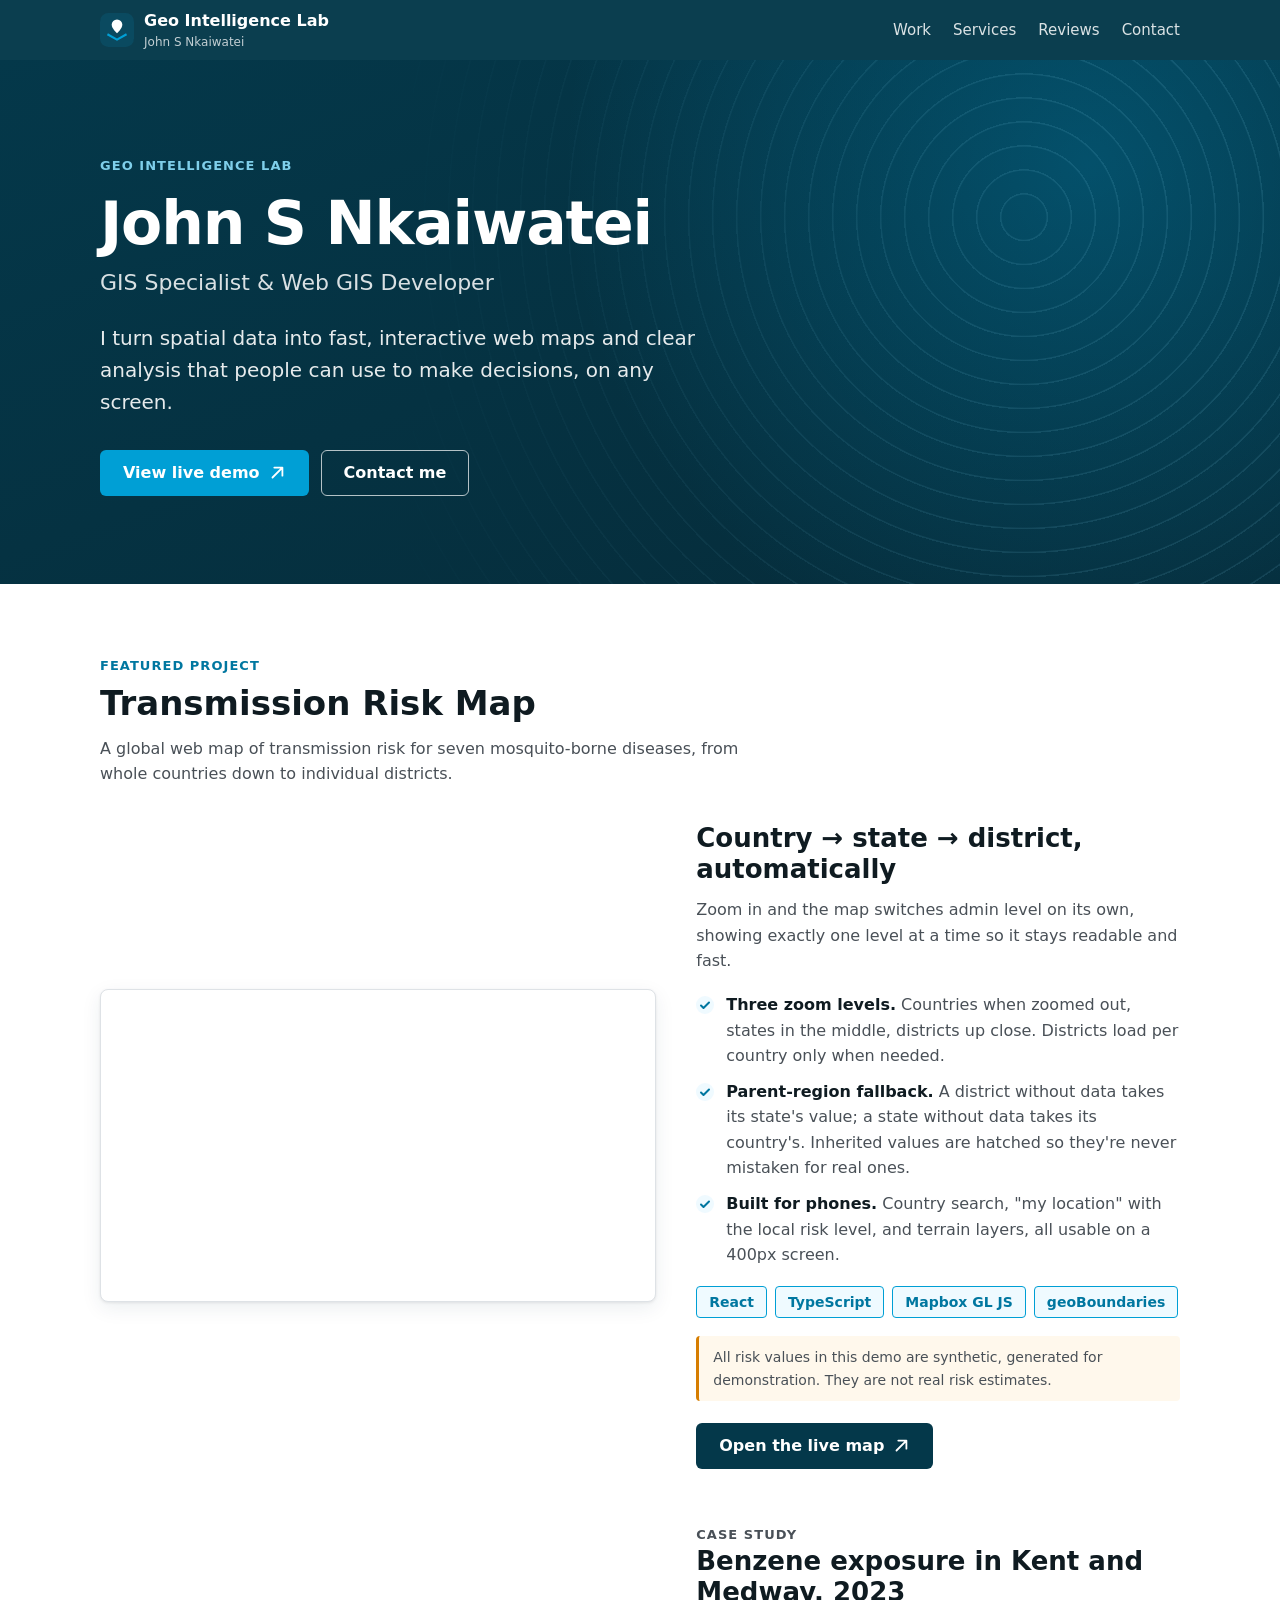
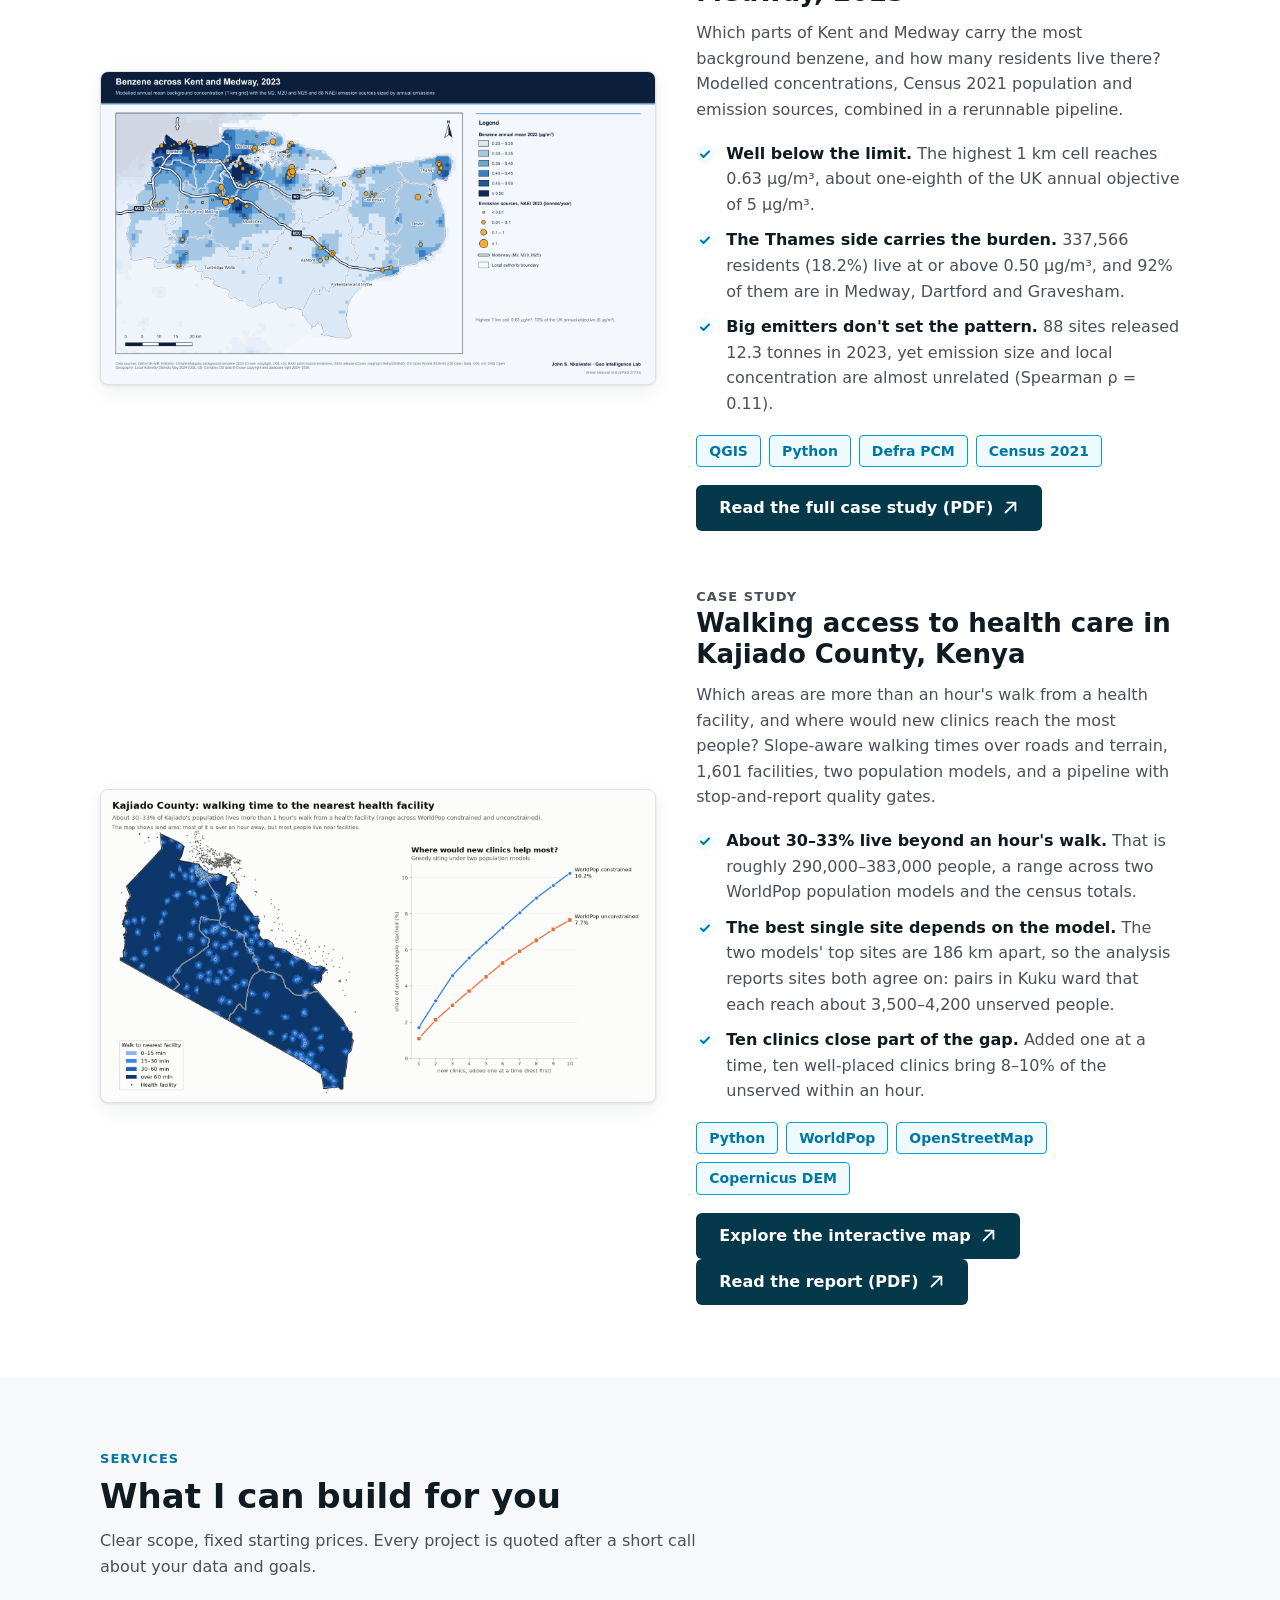
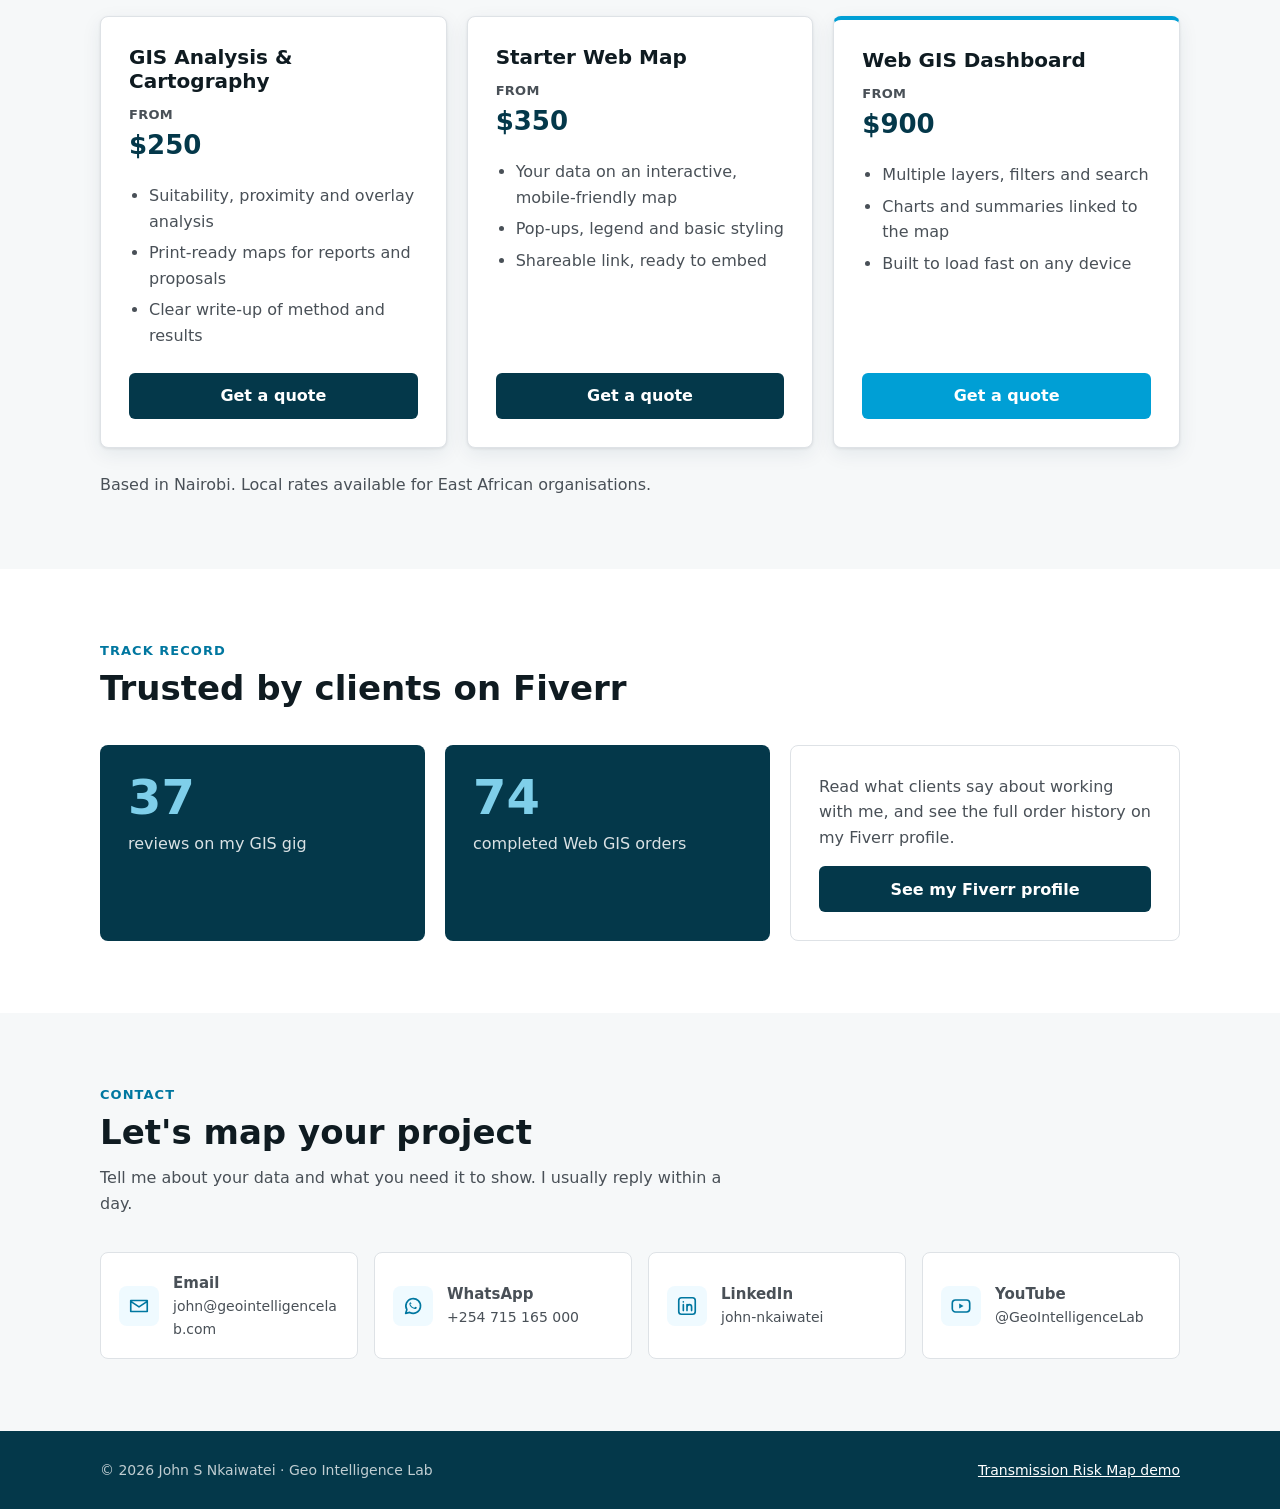
<file: index.html>
<!doctype html>
<!--
  Portfolio: John S Nkaiwatei, Geo Intelligence Lab.
  One file, no build step.
  To use a real screenshot of the risk map, replace the <svg class="shot"> in the
  Featured project with: <img class="shot" src="risk-map.png" alt="…" width="1200" height="750" loading="lazy">
-->
<html lang="en">
<head>
<meta charset="utf-8">
<meta name="viewport" content="width=device-width, initial-scale=1">
<title>John S Nkaiwatei · GIS Specialist & Web GIS Developer</title>
<meta name="description" content="GIS Specialist and Web GIS Developer at Geo Intelligence Lab. Interactive web maps, GIS dashboards, spatial analysis and cartography.">
<meta name="theme-color" content="#04384a">
<meta property="og:title" content="John S Nkaiwatei · Web GIS Developer">
<meta property="og:description" content="Interactive web maps, GIS dashboards, spatial analysis and cartography.">
<link rel="icon" href="data:image/svg+xml,%3Csvg xmlns='http://www.w3.org/2000/svg' viewBox='0 0 32 32'%3E%3Crect width='32' height='32' rx='8' fill='%2304384a'/%3E%3Cpath d='M16 6a5 5 0 0 0-5 5c0 3.6 5 8 5 8s5-4.4 5-8a5 5 0 0 0-5-5Z' fill='%23fff'/%3E%3Cpath d='M7 20l9 5 9-5' fill='none' stroke='%2300a0d6' stroke-width='2' stroke-linejoin='round'/%3E%3C/svg%3E">
<style>
  :root {
    --navy: #04384a;
    --navy-2: #0a4a60;
    --teal: #0077a0;
    --teal-bright: #009fd5;
    --teal-soft: #effaff;
    --text: #0f1b21;
    --text-2: #495057;
    --border: #dee2e6;
    --surface: #ffffff;
    --surface-2: #f6f8f9;
    --radius: 8px;
    --shadow: 0 1px 3px rgba(0,0,0,.08), 0 6px 20px rgba(4,56,74,.08);
    --wrap: 1080px;
    color-scheme: light;
  }
  *, *::before, *::after { box-sizing: border-box; }
  html { scroll-behavior: smooth; }
  body {
    margin: 0;
    background: var(--surface);
    color: var(--text);
    font: 16px/1.6 system-ui, -apple-system, "Segoe UI", Roboto, "Helvetica Neue", Arial, sans-serif;
    -webkit-font-smoothing: antialiased;
  }
  img, svg { display: block; max-width: 100%; }
  a { color: var(--teal); }
  h1, h2, h3 { line-height: 1.2; margin: 0; }
  p { margin: 0; }
  .wrap { width: min(var(--wrap), 100% - 32px); margin-inline: auto; }
  section { padding: 72px 0; }
  section:nth-of-type(even) { background: var(--surface-2); }
  .eyebrow {
    color: var(--teal);
    font-size: 13px;
    font-weight: 700;
    letter-spacing: .08em;
    text-transform: uppercase;
  }
  .section-title { font-size: clamp(26px, 4vw, 34px); margin: 6px 0 12px; }
  .section-lead { color: var(--text-2); max-width: 640px; }

  /* Buttons */
  .btn {
    display: inline-flex; align-items: center; justify-content: center; gap: 8px;
    min-height: 46px; padding: 0 22px;
    border: 1px solid transparent; border-radius: 6px;
    font-weight: 600; font-size: 16px; text-decoration: none;
    transition: background-color .2s, color .2s, border-color .2s, transform .2s;
  }
  .btn:focus-visible, a:focus-visible { outline: 3px solid #7fcfea; outline-offset: 2px; }
  .btn-primary { background: var(--teal-bright); color: #fff; }
  .btn-primary:hover { background: var(--teal); transform: translateY(-1px); }
  .btn-outline { border-color: rgba(255,255,255,.7); color: #fff; }
  .btn-outline:hover { background: rgba(255,255,255,.12); }
  .btn-dark { background: var(--navy); color: #fff; }
  .btn-dark:hover { background: var(--navy-2); }

  /* Nav */
  .nav {
    position: sticky; top: 0; z-index: 10;
    background: rgba(4,56,74,.97);
    color: #fff;
  }
  .nav .wrap { display: flex; align-items: center; justify-content: space-between; gap: 16px; min-height: 60px; }
  .brand { display: flex; align-items: center; gap: 10px; color: #fff; text-decoration: none; font-weight: 700; }
  .brand small { display: block; font-weight: 500; font-size: 12px; opacity: .75; }
  .nav-links { display: flex; gap: 22px; list-style: none; margin: 0; padding: 0; }
  .nav-links a { color: rgba(255,255,255,.85); text-decoration: none; font-size: 15px; font-weight: 500; }
  .nav-links a:hover { color: #fff; }

  /* Hero */
  .hero {
    background:
      radial-gradient(circle at 85% 20%, rgba(0,159,213,.28), transparent 45%),
      linear-gradient(160deg, var(--navy) 0%, #062c3a 100%);
    color: #fff;
    padding: 96px 0 88px;
    overflow: hidden;
    position: relative;
  }
  .hero::after {
    /* Faint contour lines, drawn in CSS so nothing extra is downloaded. */
    content: ""; position: absolute; inset: 0; pointer-events: none; opacity: .12;
    background: repeating-radial-gradient(circle at 80% 30%, transparent 0 22px, #7fcfea 23px 24px);
    -webkit-mask-image: linear-gradient(90deg, transparent 30%, #000 80%);
            mask-image: linear-gradient(90deg, transparent 30%, #000 80%);
  }
  .hero .wrap { position: relative; z-index: 1; }
  .hero .eyebrow { color: #7fcfea; }
  .hero h1 { font-size: clamp(36px, 7vw, 60px); margin: 10px 0 6px; letter-spacing: -.02em; }
  .hero .role { font-size: clamp(18px, 2.6vw, 22px); color: rgba(255,255,255,.85); font-weight: 500; }
  .hero .value { margin: 22px 0 32px; max-width: 620px; font-size: clamp(17px, 2.2vw, 20px); color: rgba(255,255,255,.9); }
  .hero-actions { display: flex; flex-wrap: wrap; gap: 12px; }

  /* Featured project */
  .project {
    display: grid; grid-template-columns: 1.15fr 1fr; gap: 40px; align-items: center;
    margin-top: 36px;
  }
  .shot {
    width: 100%; height: auto;
    border: 1px solid var(--border); border-radius: var(--radius);
    box-shadow: var(--shadow); background: #fff;
  }
  .project h3 { font-size: 26px; margin-bottom: 12px; }
  .project p { color: var(--text-2); }
  .points { margin: 18px 0; padding: 0; list-style: none; display: grid; gap: 10px; }
  .points li { display: grid; grid-template-columns: 22px 1fr; gap: 8px; color: var(--text-2); }
  .points li::before {
    content: ""; width: 18px; height: 18px; margin-top: 4px; border-radius: 50%;
    background: var(--teal-soft) url("data:image/svg+xml,%3Csvg xmlns='http://www.w3.org/2000/svg' viewBox='0 0 18 18'%3E%3Cpath d='m5 9.5 2.5 2.5L13 6.5' fill='none' stroke='%230077a0' stroke-width='2' stroke-linecap='round' stroke-linejoin='round'/%3E%3C/svg%3E") center/18px no-repeat;
  }
  .points strong { color: var(--text); }
  .chips { display: flex; flex-wrap: wrap; gap: 8px; list-style: none; margin: 0 0 18px; padding: 0; }
  .chips li {
    padding: 4px 12px; border: 1px solid var(--teal-bright); border-radius: 4px;
    background: var(--teal-soft); color: var(--teal); font-size: 14px; font-weight: 600;
  }
  .note {
    margin: 0 0 22px; padding: 10px 14px; border-left: 3px solid #d67d00;
    background: #fff8ec; border-radius: 4px; color: #6b3f00; font-size: 14px;
  }

  /* Placeholder project */
  .placeholder {
    margin-top: 36px; padding: 32px;
    border: 2px dashed #b9c4ca; border-radius: var(--radius);
    display: grid; grid-template-columns: auto 1fr; gap: 24px; align-items: center;
    background: var(--surface);
  }
  .placeholder .icon {
    width: 72px; height: 72px; border-radius: 12px; display: grid; place-items: center;
    background: var(--teal-soft); color: var(--teal);
  }
  .tag {
    display: inline-block; margin-bottom: 8px; padding: 2px 10px; border-radius: 4px;
    background: #fff3d6; color: #6b3f00; font-size: 13px; font-weight: 700;
  }
  .placeholder h3 { font-size: 22px; margin-bottom: 6px; }
  .placeholder p { color: var(--text-2); }

  /* Services */
  .cards { display: grid; grid-template-columns: repeat(3, 1fr); gap: 20px; margin-top: 36px; }
  .card {
    display: flex; flex-direction: column;
    padding: 28px; border: 1px solid var(--border); border-radius: var(--radius);
    background: var(--surface); box-shadow: var(--shadow);
  }
  .card.featured { border-top: 4px solid var(--teal-bright); }
  .card h3 { font-size: 20px; }
  .price { margin: 12px 0 16px; font-size: 26px; font-weight: 800; color: var(--navy); }
  .price small { display: block; font-size: 13px; font-weight: 600; color: var(--text-2); letter-spacing: .02em; }
  .card ul { margin: 0 0 24px; padding-left: 20px; color: var(--text-2); display: grid; gap: 6px; }
  .card .btn { margin-top: auto; }

  /* Proof */
  .proof { display: grid; grid-template-columns: 1fr 1fr 1.2fr; gap: 20px; margin-top: 36px; align-items: stretch; }
  .stat {
    padding: 28px; border-radius: var(--radius); background: var(--navy); color: #fff;
  }
  .stat strong { display: block; font-size: 48px; line-height: 1; font-weight: 800; color: #7fcfea; }
  .stat span { display: block; margin-top: 10px; color: rgba(255,255,255,.85); }
  .proof-cta {
    padding: 28px; border-radius: var(--radius); border: 1px solid var(--border); background: var(--surface);
    display: flex; flex-direction: column; justify-content: center; gap: 16px;
  }
  .proof-cta p { color: var(--text-2); }

  /* Contact */
  .contact-grid { display: grid; grid-template-columns: repeat(4, 1fr); gap: 16px; margin-top: 36px; }
  .contact {
    display: flex; align-items: center; gap: 14px;
    padding: 18px; border: 1px solid var(--border); border-radius: var(--radius);
    background: var(--surface); color: var(--text); text-decoration: none;
    transition: border-color .2s, box-shadow .2s, transform .2s;
  }
  .contact:hover { border-color: var(--teal-bright); box-shadow: var(--shadow); transform: translateY(-2px); }
  .contact svg { flex: none; width: 40px; height: 40px; padding: 9px; border-radius: 8px; background: var(--teal-soft); color: var(--teal); }
  .contact b { display: block; font-size: 15px; }
  .contact span { display: block; color: var(--text-2); font-size: 14px; overflow-wrap: anywhere; }

  footer { background: var(--navy); color: rgba(255,255,255,.75); padding: 28px 0; font-size: 14px; }
  footer .wrap { display: flex; flex-wrap: wrap; justify-content: space-between; gap: 8px; }
  footer a { color: #fff; }

  @media (max-width: 900px) {
    .project { grid-template-columns: 1fr; gap: 28px; }
    .cards { grid-template-columns: 1fr; }
    .proof { grid-template-columns: 1fr 1fr; }
    .proof-cta { grid-column: 1 / -1; }
    .contact-grid { grid-template-columns: 1fr 1fr; }
  }
  @media (max-width: 640px) {
    section { padding: 56px 0; }
    .nav-links { display: none; }
    .hero { padding: 64px 0 60px; }
    .hero-actions .btn { flex: 1 1 100%; }
    .placeholder { grid-template-columns: 1fr; padding: 24px; }
    .contact-grid { grid-template-columns: 1fr; }
    .stat { padding: 22px; }
    .stat strong { font-size: 40px; }
  }
  @media (prefers-reduced-motion: reduce) {
    html { scroll-behavior: auto; }
    * { transition: none !important; }
  }
</style>
</head>
<body>

<nav class="nav" aria-label="Main">
  <div class="wrap">
    <a class="brand" href="#top">
      <svg width="34" height="34" viewBox="0 0 32 32" aria-hidden="true"><rect width="32" height="32" rx="8" fill="#0a4a60"/><path d="M16 6a5 5 0 0 0-5 5c0 3.6 5 8 5 8s5-4.4 5-8a5 5 0 0 0-5-5Z" fill="#fff"/><path d="M7 20l9 5 9-5" fill="none" stroke="#00a0d6" stroke-width="2" stroke-linejoin="round"/></svg>
      <span>Geo Intelligence Lab<small>John S Nkaiwatei</small></span>
    </a>
    <ul class="nav-links">
      <li><a href="#work">Work</a></li>
      <li><a href="#services">Services</a></li>
      <li><a href="#proof">Reviews</a></li>
      <li><a href="#contact">Contact</a></li>
    </ul>
  </div>
</nav>

<header class="hero" id="top">
  <div class="wrap">
    <p class="eyebrow">Geo Intelligence Lab</p>
    <h1>John S Nkaiwatei</h1>
    <p class="role">GIS Specialist &amp; Web GIS Developer</p>
    <p class="value">I turn spatial data into fast, interactive web maps and clear analysis that people can use to make decisions, on any screen.</p>
    <div class="hero-actions">
      <a class="btn btn-primary" href="/risk-map/">View live demo
        <svg width="18" height="18" viewBox="0 0 20 20" aria-hidden="true"><path d="M7 4h9v9M16 4 5 15" fill="none" stroke="currentColor" stroke-width="2" stroke-linecap="round" stroke-linejoin="round"/></svg>
      </a>
      <a class="btn btn-outline" href="#contact">Contact me</a>
    </div>
  </div>
</header>

<main>
  <section id="work" aria-labelledby="work-title">
    <div class="wrap">
      <p class="eyebrow">Featured project</p>
      <h2 class="section-title" id="work-title">Transmission Risk Map</h2>
      <p class="section-lead">A global web map of transmission risk for seven mosquito-borne diseases, from whole countries down to individual districts.</p>

      <div class="project">
        <iframe class="shot" style="aspect-ratio: 16 / 9; border-style: solid;" src="https://www.youtube-nocookie.com/embed/NN6jgD0fOLk?rel=0"
          title="Transmission Risk Map: video demo" loading="lazy"
          allow="accelerometer; clipboard-write; encrypted-media; gyroscope; picture-in-picture; web-share"
          referrerpolicy="strict-origin-when-cross-origin" allowfullscreen></iframe>

        <div>
          <h3>Country → state → district, automatically</h3>
          <p>Zoom in and the map switches admin level on its own, showing exactly one level at a time so it stays readable and fast.</p>
          <ul class="points">
            <li><span><strong>Three zoom levels.</strong> Countries when zoomed out, states in the middle, districts up close. Districts load per country only when needed.</span></li>
            <li><span><strong>Parent-region fallback.</strong> A district without data takes its state's value; a state without data takes its country's. Inherited values are hatched so they're never mistaken for real ones.</span></li>
            <li><span><strong>Built for phones.</strong> Country search, "my location" with the local risk level, and terrain layers, all usable on a 400px screen.</span></li>
          </ul>
          <ul class="chips" aria-label="Tech stack">
            <li>React</li><li>TypeScript</li><li>Mapbox GL JS</li><li>geoBoundaries</li>
          </ul>
          <p class="note">All risk values in this demo are synthetic, generated for demonstration. They are not real risk estimates.</p>
          <a class="btn btn-dark" href="/risk-map/">Open the live map
            <svg width="18" height="18" viewBox="0 0 20 20" aria-hidden="true"><path d="M7 4h9v9M16 4 5 15" fill="none" stroke="currentColor" stroke-width="2" stroke-linecap="round" stroke-linejoin="round"/></svg>
          </a>
        </div>
      </div>

      <article class="project" style="margin-top: 56px;" aria-labelledby="case2-title">
        <img class="shot" src="kent-benzene/overview.png" width="1600" height="900" loading="lazy"
          alt="Map of modelled 2023 background benzene across Kent and Medway on a 1 km grid, highest along the Thames side around Dartford, Gravesham and Medway, with 88 emission sources and the M2, M20 and M25 motorways">

        <div>
          <p class="eyebrow">Case study</p>
          <h3 id="case2-title">Benzene exposure in Kent and Medway, 2023</h3>
          <p>Which parts of Kent and Medway carry the most background benzene, and how many residents live there? Modelled concentrations, Census 2021 population and emission sources, combined in a rerunnable pipeline.</p>
          <ul class="points">
            <li><span><strong>Well below the limit.</strong> The highest 1 km cell reaches 0.63 µg/m³, about one-eighth of the UK annual objective of 5 µg/m³.</span></li>
            <li><span><strong>The Thames side carries the burden.</strong> 337,566 residents (18.2%) live at or above 0.50 µg/m³, and 92% of them are in Medway, Dartford and Gravesham.</span></li>
            <li><span><strong>Big emitters don't set the pattern.</strong> 88 sites released 12.3 tonnes in 2023, yet emission size and local concentration are almost unrelated (Spearman ρ = 0.11).</span></li>
          </ul>
          <ul class="chips" aria-label="Tools and data">
            <li>QGIS</li><li>Python</li><li>Defra PCM</li><li>Census 2021</li>
          </ul>
          <a class="btn btn-dark" href="kent-benzene/kent-benzene-report.pdf" target="_blank" rel="noopener">Read the full case study (PDF)
            <svg width="18" height="18" viewBox="0 0 20 20" aria-hidden="true"><path d="M7 4h9v9M16 4 5 15" fill="none" stroke="currentColor" stroke-width="2" stroke-linecap="round" stroke-linejoin="round"/></svg>
          </a>
        </div>
      </article>

      <article class="project" style="margin-top: 56px;" aria-labelledby="case3-title">
        <img class="shot" src="kajiado-access/overview.png" width="1600" height="900" loading="lazy"
          alt="Map of Kajiado County, Kenya, showing walking time to the nearest health facility in four bands, with most of the land more than an hour away, beside a line chart of the share of unserved people reached as one to ten new clinics are added under two population models">

        <div>
          <p class="eyebrow">Case study</p>
          <h3 id="case3-title">Walking access to health care in Kajiado County, Kenya</h3>
          <p>Which areas are more than an hour's walk from a health facility, and where would new clinics reach the most people? Slope-aware walking times over roads and terrain, 1,601 facilities, two population models, and a pipeline with stop-and-report quality gates.</p>
          <ul class="points">
            <li><span><strong>About 30&ndash;33% live beyond an hour's walk.</strong> That is roughly 290,000&ndash;383,000 people, a range across two WorldPop population models and the census totals.</span></li>
            <li><span><strong>The best single site depends on the model.</strong> The two models' top sites are 186 km apart, so the analysis reports sites both agree on: pairs in Kuku ward that each reach about 3,500&ndash;4,200 unserved people.</span></li>
            <li><span><strong>Ten clinics close part of the gap.</strong> Added one at a time, ten well-placed clinics bring 8&ndash;10% of the unserved within an hour.</span></li>
          </ul>
          <ul class="chips" aria-label="Tools and data">
            <li>Python</li><li>WorldPop</li><li>OpenStreetMap</li><li>Copernicus DEM</li>
          </ul>
          <a class="btn btn-dark" href="kajiado-access/map.html" target="_blank" rel="noopener">Explore the interactive map
            <svg width="18" height="18" viewBox="0 0 20 20" aria-hidden="true"><path d="M7 4h9v9M16 4 5 15" fill="none" stroke="currentColor" stroke-width="2" stroke-linecap="round" stroke-linejoin="round"/></svg>
          </a>
          <a class="btn btn-dark" href="kajiado-access/kajiado-walking-access-report.pdf" target="_blank" rel="noopener">Read the report (PDF)
            <svg width="18" height="18" viewBox="0 0 20 20" aria-hidden="true"><path d="M7 4h9v9M16 4 5 15" fill="none" stroke="currentColor" stroke-width="2" stroke-linecap="round" stroke-linejoin="round"/></svg>
          </a>
        </div>
      </article>
    </div>
  </section>

  <section id="services" aria-labelledby="services-title">
    <div class="wrap">
      <p class="eyebrow">Services</p>
      <h2 class="section-title" id="services-title">What I can build for you</h2>
      <p class="section-lead">Clear scope, fixed starting prices. Every project is quoted after a short call about your data and goals.</p>

      <div class="cards">
        <article class="card">
          <h3>GIS Analysis &amp; Cartography</h3>
          <p class="price"><small>FROM</small>$250</p>
          <ul>
            <li>Suitability, proximity and overlay analysis</li>
            <li>Print-ready maps for reports and proposals</li>
            <li>Clear write-up of method and results</li>
          </ul>
          <a class="btn btn-dark" href="#contact">Get a quote</a>
        </article>
        <article class="card">
          <h3>Starter Web Map</h3>
          <p class="price"><small>FROM</small>$350</p>
          <ul>
            <li>Your data on an interactive, mobile-friendly map</li>
            <li>Pop-ups, legend and basic styling</li>
            <li>Shareable link, ready to embed</li>
          </ul>
          <a class="btn btn-dark" href="#contact">Get a quote</a>
        </article>
        <article class="card featured">
          <h3>Web GIS Dashboard</h3>
          <p class="price"><small>FROM</small>$900</p>
          <ul>
            <li>Multiple layers, filters and search</li>
            <li>Charts and summaries linked to the map</li>
            <li>Built to load fast on any device</li>
          </ul>
          <a class="btn btn-primary" href="#contact">Get a quote</a>
        </article>
      </div>
      <p class="section-lead" style="margin-top: 24px;">Based in Nairobi. Local rates available for East African organisations.</p>
    </div>
  </section>

  <section id="proof" aria-labelledby="proof-title">
    <div class="wrap">
      <p class="eyebrow">Track record</p>
      <h2 class="section-title" id="proof-title">Trusted by clients on Fiverr</h2>
      <div class="proof">
        <div class="stat"><strong>37</strong><span>reviews on my GIS gig</span></div>
        <div class="stat"><strong>74</strong><span>completed Web GIS orders</span></div>
        <div class="proof-cta">
          <p>Read what clients say about working with me, and see the full order history on my Fiverr profile.</p>
          <a class="btn btn-dark" href="https://www.fiverr.com/s/yee1NkZ" target="_blank" rel="noopener">See my Fiverr profile</a>
        </div>
      </div>
    </div>
  </section>

  <section id="contact" aria-labelledby="contact-title">
    <div class="wrap">
      <p class="eyebrow">Contact</p>
      <h2 class="section-title" id="contact-title">Let's map your project</h2>
      <p class="section-lead">Tell me about your data and what you need it to show. I usually reply within a day.</p>

      <div class="contact-grid">
        <a class="contact" href="mailto:john@geointelligencelab.com">
          <svg viewBox="0 0 24 24" aria-hidden="true"><path d="M3 6h18v12H3z M3 7l9 6 9-6" fill="none" stroke="currentColor" stroke-width="1.8" stroke-linejoin="round"/></svg>
          <span><b>Email</b><span>john@geointelligencelab.com</span></span>
        </a>
        <a class="contact" href="https://wa.me/254715165000" target="_blank" rel="noopener">
          <svg viewBox="0 0 24 24" aria-hidden="true"><path d="M4 20l1.3-4A8 8 0 1 1 8.4 19z" fill="none" stroke="currentColor" stroke-width="1.8" stroke-linejoin="round"/><path d="M9 9.5c.4 2 2.1 3.7 4.5 4.5l1-1.2 1.8.8c-.3 1.2-1.2 1.8-2.3 1.6C10.7 14.7 8.5 12.5 8 10.2c-.2-1.1.5-2 1.6-2.3l.8 1.8z" fill="currentColor"/></svg>
          <span><b>WhatsApp</b><span>+254 715 165 000</span></span>
        </a>
        <a class="contact" href="https://www.linkedin.com/in/john-nkaiwatei" target="_blank" rel="noopener">
          <svg viewBox="0 0 24 24" aria-hidden="true"><rect x="3" y="3" width="18" height="18" rx="3" fill="none" stroke="currentColor" stroke-width="1.8"/><path d="M8 10.5V17M8 7.5v.01M12 17v-6.5M12 13.5c0-2 1.2-3 2.6-3S17 11.3 17 13v4" fill="none" stroke="currentColor" stroke-width="1.8" stroke-linecap="round"/></svg>
          <span><b>LinkedIn</b><span>john-nkaiwatei</span></span>
        </a>
        <a class="contact" href="https://www.youtube.com/@GeoIntelligenceLab" target="_blank" rel="noopener">
          <svg viewBox="0 0 24 24" aria-hidden="true"><rect x="2.5" y="5.5" width="19" height="13" rx="3.5" fill="none" stroke="currentColor" stroke-width="1.8"/><path d="M10 9.2v5.6l4.8-2.8z" fill="currentColor"/></svg>
          <span><b>YouTube</b><span>@GeoIntelligenceLab</span></span>
        </a>
      </div>
    </div>
  </section>
</main>

<footer>
  <div class="wrap">
    <span>© <span id="year">2026</span> John S Nkaiwatei · Geo Intelligence Lab</span>
    <a href="/risk-map/">Transmission Risk Map demo</a>
  </div>
</footer>
<script>document.getElementById('year').textContent = new Date().getFullYear();</script>
</body>
</html>
</file>
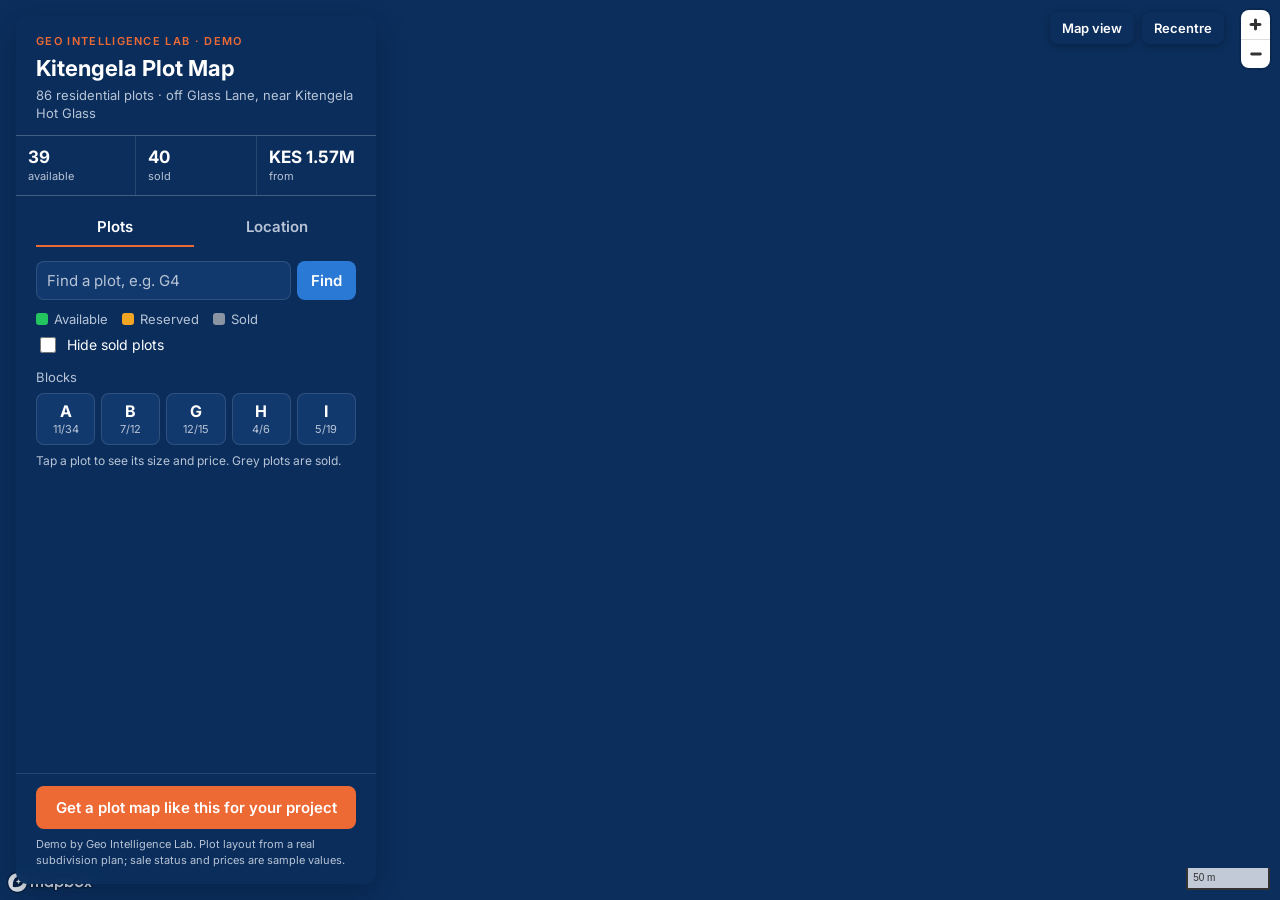
<file: plot-map/index.html>
<!doctype html>
<html lang="en">
  <head>
    <meta charset="UTF-8" />
    <meta name="viewport" content="width=device-width, initial-scale=1.0" />
    <meta name="description" content="Interactive plot sales map demo: 86 residential plots in Kitengela with live availability and prices. Built by Geo Intelligence Lab." />
    <title>Kitengela Plot Map | Geo Intelligence Lab</title>
    <link rel="preconnect" href="https://fonts.googleapis.com" />
    <link rel="preconnect" href="https://fonts.gstatic.com" crossorigin />
    <link rel="stylesheet" href="https://fonts.googleapis.com/css2?family=Inter:wght@400;500;600;700;800&display=swap" />
    <script type="module" crossorigin src="/plot-map/assets/index-DvRiH4Xf.js"></script>
    <link rel="modulepreload" crossorigin href="/plot-map/assets/mapbox-DMVPVagU.js">
    <link rel="stylesheet" crossorigin href="/plot-map/assets/index-Cz4eoKhh.css">
  </head>
  <body>
    <div id="root"></div>
  </body>
</html>
</file>
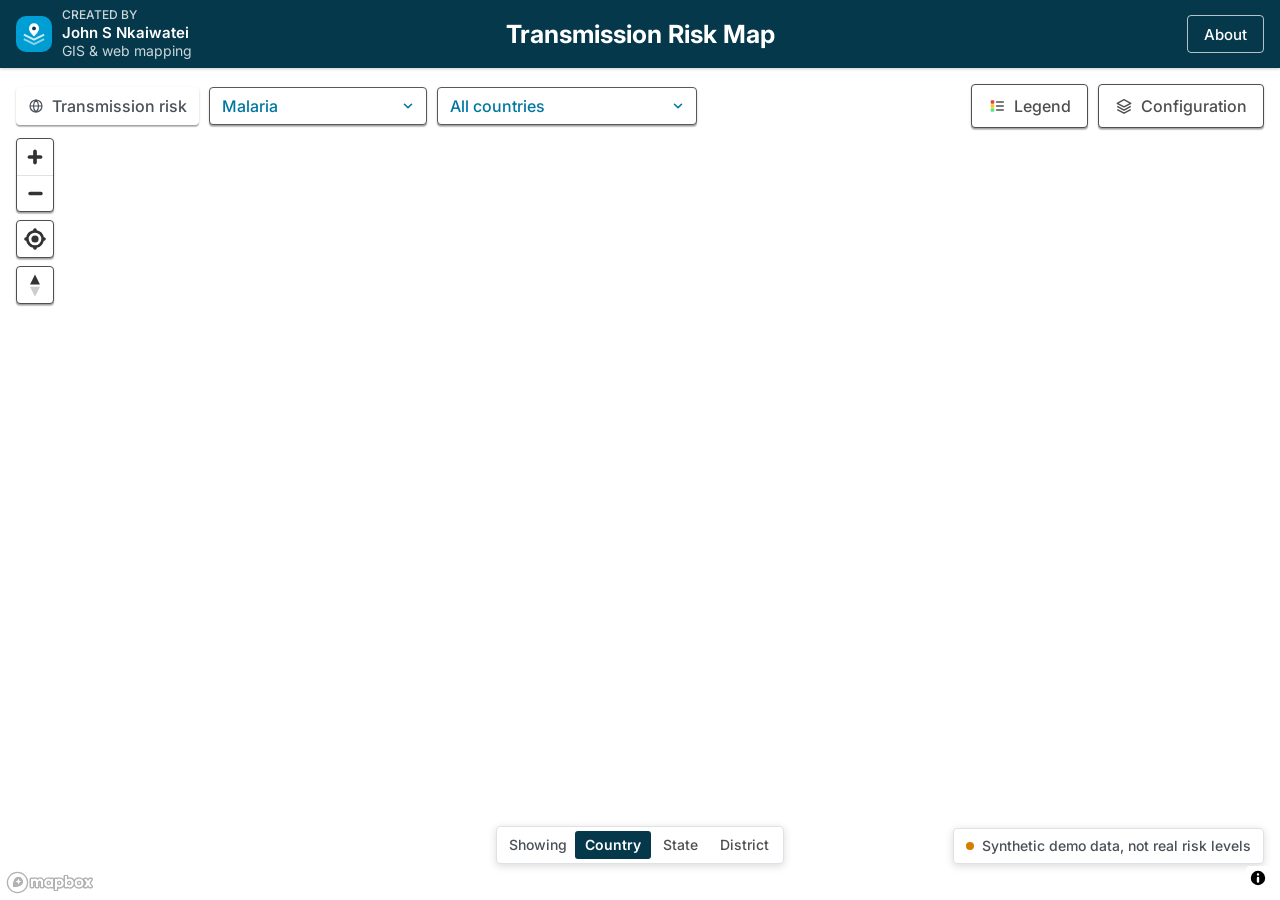
<file: risk-map/index.html>
<!doctype html>
<html lang="en">
  <head>
    <meta charset="UTF-8" />
    <meta name="viewport" content="width=device-width, initial-scale=1.0" />
    <meta name="description" content="Portfolio demo: hierarchical transmission risk map with synthetic data." />
    <title>Transmission Risk Map</title>
    <link rel="preconnect" href="https://fonts.googleapis.com" />
    <link rel="preconnect" href="https://fonts.gstatic.com" crossorigin />
    <link
      rel="stylesheet"
      href="https://fonts.googleapis.com/css2?family=Inter:wght@400;500;600;700&display=swap"
    />
    <script type="module" crossorigin src="/risk-map/assets/index-s6n8giVK.js"></script>
    <link rel="modulepreload" crossorigin href="/risk-map/assets/mapbox-DMVPVagU.js">
    <link rel="stylesheet" crossorigin href="/risk-map/assets/index-Chkndp6y.css">
  </head>
  <body>
    <div id="root"></div>
  </body>
</html>
</file>
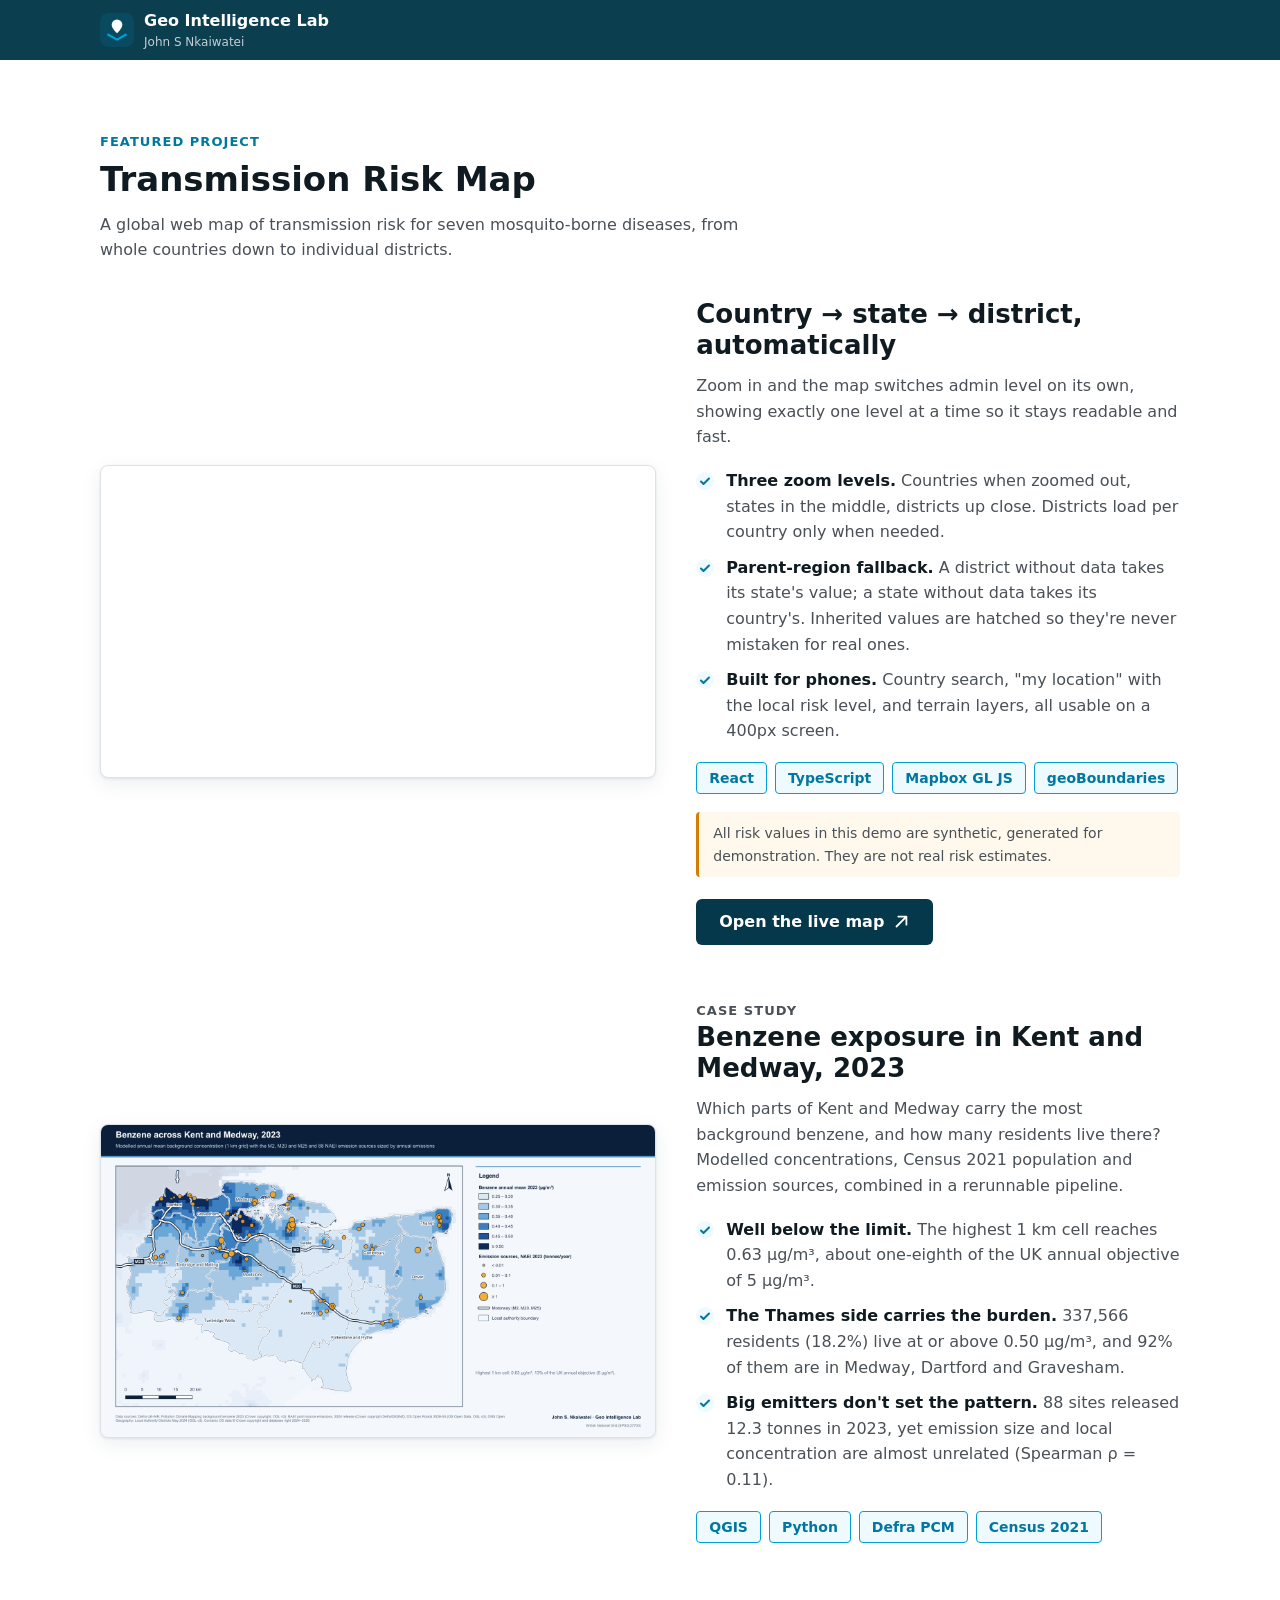
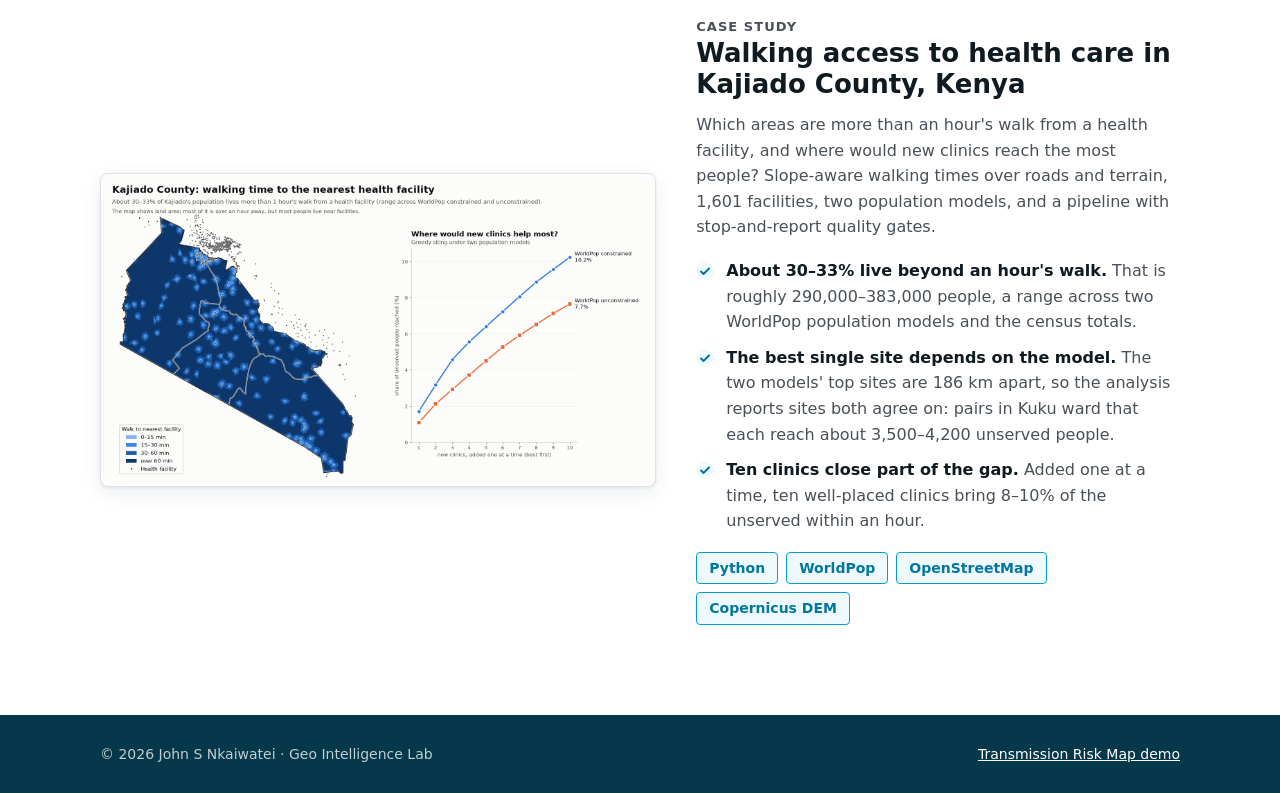
<file: work/index.html>
<!doctype html>
<html lang="en">
<head>
<meta charset="utf-8">
<meta name="viewport" content="width=device-width, initial-scale=1">
<title>John S Nkaiwatei · Selected Work</title>
<meta name="description" content="Selected Web GIS and spatial analysis projects by John S Nkaiwatei, Geo Intelligence Lab.">
<meta name="robots" content="noindex">
<meta name="theme-color" content="#04384a">
<link rel="icon" href="data:image/svg+xml,%3Csvg xmlns='http://www.w3.org/2000/svg' viewBox='0 0 32 32'%3E%3Crect width='32' height='32' rx='8' fill='%2304384a'/%3E%3Cpath d='M16 6a5 5 0 0 0-5 5c0 3.6 5 8 5 8s5-4.4 5-8a5 5 0 0 0-5-5Z' fill='%23fff'/%3E%3Cpath d='M7 20l9 5 9-5' fill='none' stroke='%2300a0d6' stroke-width='2' stroke-linejoin='round'/%3E%3C/svg%3E">
<style>
  :root {
    --navy: #04384a;
    --navy-2: #0a4a60;
    --teal: #0077a0;
    --teal-bright: #009fd5;
    --teal-soft: #effaff;
    --text: #0f1b21;
    --text-2: #495057;
    --border: #dee2e6;
    --surface: #ffffff;
    --surface-2: #f6f8f9;
    --radius: 8px;
    --shadow: 0 1px 3px rgba(0,0,0,.08), 0 6px 20px rgba(4,56,74,.08);
    --wrap: 1080px;
    color-scheme: light;
  }
  *, *::before, *::after { box-sizing: border-box; }
  html { scroll-behavior: smooth; }
  body {
    margin: 0;
    background: var(--surface);
    color: var(--text);
    font: 16px/1.6 system-ui, -apple-system, "Segoe UI", Roboto, "Helvetica Neue", Arial, sans-serif;
    -webkit-font-smoothing: antialiased;
  }
  img, svg { display: block; max-width: 100%; }
  a { color: var(--teal); }
  h1, h2, h3 { line-height: 1.2; margin: 0; }
  p { margin: 0; }
  .wrap { width: min(var(--wrap), 100% - 32px); margin-inline: auto; }
  section { padding: 72px 0; }
  section:nth-of-type(even) { background: var(--surface-2); }
  .eyebrow {
    color: var(--teal);
    font-size: 13px;
    font-weight: 700;
    letter-spacing: .08em;
    text-transform: uppercase;
  }
  .section-title { font-size: clamp(26px, 4vw, 34px); margin: 6px 0 12px; }
  .section-lead { color: var(--text-2); max-width: 640px; }

  /* Buttons */
  .btn {
    display: inline-flex; align-items: center; justify-content: center; gap: 8px;
    min-height: 46px; padding: 0 22px;
    border: 1px solid transparent; border-radius: 6px;
    font-weight: 600; font-size: 16px; text-decoration: none;
    transition: background-color .2s, color .2s, border-color .2s, transform .2s;
  }
  .btn:focus-visible, a:focus-visible { outline: 3px solid #7fcfea; outline-offset: 2px; }
  .btn-primary { background: var(--teal-bright); color: #fff; }
  .btn-primary:hover { background: var(--teal); transform: translateY(-1px); }
  .btn-outline { border-color: rgba(255,255,255,.7); color: #fff; }
  .btn-outline:hover { background: rgba(255,255,255,.12); }
  .btn-dark { background: var(--navy); color: #fff; }
  .btn-dark:hover { background: var(--navy-2); }

  /* Nav */
  .nav {
    position: sticky; top: 0; z-index: 10;
    background: rgba(4,56,74,.97);
    color: #fff;
  }
  .nav .wrap { display: flex; align-items: center; justify-content: space-between; gap: 16px; min-height: 60px; }
  .brand { display: flex; align-items: center; gap: 10px; color: #fff; text-decoration: none; font-weight: 700; }
  .brand small { display: block; font-weight: 500; font-size: 12px; opacity: .75; }
  .nav-links { display: flex; gap: 22px; list-style: none; margin: 0; padding: 0; }
  .nav-links a { color: rgba(255,255,255,.85); text-decoration: none; font-size: 15px; font-weight: 500; }
  .nav-links a:hover { color: #fff; }

  /* Hero */
  .hero {
    background:
      radial-gradient(circle at 85% 20%, rgba(0,159,213,.28), transparent 45%),
      linear-gradient(160deg, var(--navy) 0%, #062c3a 100%);
    color: #fff;
    padding: 96px 0 88px;
    overflow: hidden;
    position: relative;
  }
  .hero::after {
    /* Faint contour lines, drawn in CSS so nothing extra is downloaded. */
    content: ""; position: absolute; inset: 0; pointer-events: none; opacity: .12;
    background: repeating-radial-gradient(circle at 80% 30%, transparent 0 22px, #7fcfea 23px 24px);
    -webkit-mask-image: linear-gradient(90deg, transparent 30%, #000 80%);
            mask-image: linear-gradient(90deg, transparent 30%, #000 80%);
  }
  .hero .wrap { position: relative; z-index: 1; }
  .hero .eyebrow { color: #7fcfea; }
  .hero h1 { font-size: clamp(36px, 7vw, 60px); margin: 10px 0 6px; letter-spacing: -.02em; }
  .hero .role { font-size: clamp(18px, 2.6vw, 22px); color: rgba(255,255,255,.85); font-weight: 500; }
  .hero .value { margin: 22px 0 32px; max-width: 620px; font-size: clamp(17px, 2.2vw, 20px); color: rgba(255,255,255,.9); }
  .hero-actions { display: flex; flex-wrap: wrap; gap: 12px; }

  /* Featured project */
  .project {
    display: grid; grid-template-columns: 1.15fr 1fr; gap: 40px; align-items: center;
    margin-top: 36px;
  }
  .shot {
    width: 100%; height: auto;
    border: 1px solid var(--border); border-radius: var(--radius);
    box-shadow: var(--shadow); background: #fff;
  }
  .project h3 { font-size: 26px; margin-bottom: 12px; }
  .project p { color: var(--text-2); }
  .points { margin: 18px 0; padding: 0; list-style: none; display: grid; gap: 10px; }
  .points li { display: grid; grid-template-columns: 22px 1fr; gap: 8px; color: var(--text-2); }
  .points li::before {
    content: ""; width: 18px; height: 18px; margin-top: 4px; border-radius: 50%;
    background: var(--teal-soft) url("data:image/svg+xml,%3Csvg xmlns='http://www.w3.org/2000/svg' viewBox='0 0 18 18'%3E%3Cpath d='m5 9.5 2.5 2.5L13 6.5' fill='none' stroke='%230077a0' stroke-width='2' stroke-linecap='round' stroke-linejoin='round'/%3E%3C/svg%3E") center/18px no-repeat;
  }
  .points strong { color: var(--text); }
  .chips { display: flex; flex-wrap: wrap; gap: 8px; list-style: none; margin: 0 0 18px; padding: 0; }
  .chips li {
    padding: 4px 12px; border: 1px solid var(--teal-bright); border-radius: 4px;
    background: var(--teal-soft); color: var(--teal); font-size: 14px; font-weight: 600;
  }
  .note {
    margin: 0 0 22px; padding: 10px 14px; border-left: 3px solid #d67d00;
    background: #fff8ec; border-radius: 4px; color: #6b3f00; font-size: 14px;
  }

  /* Placeholder project */
  .placeholder {
    margin-top: 36px; padding: 32px;
    border: 2px dashed #b9c4ca; border-radius: var(--radius);
    display: grid; grid-template-columns: auto 1fr; gap: 24px; align-items: center;
    background: var(--surface);
  }
  .placeholder .icon {
    width: 72px; height: 72px; border-radius: 12px; display: grid; place-items: center;
    background: var(--teal-soft); color: var(--teal);
  }
  .tag {
    display: inline-block; margin-bottom: 8px; padding: 2px 10px; border-radius: 4px;
    background: #fff3d6; color: #6b3f00; font-size: 13px; font-weight: 700;
  }
  .placeholder h3 { font-size: 22px; margin-bottom: 6px; }
  .placeholder p { color: var(--text-2); }

  /* Services */
  .cards { display: grid; grid-template-columns: repeat(3, 1fr); gap: 20px; margin-top: 36px; }
  .card {
    display: flex; flex-direction: column;
    padding: 28px; border: 1px solid var(--border); border-radius: var(--radius);
    background: var(--surface); box-shadow: var(--shadow);
  }
  .card.featured { border-top: 4px solid var(--teal-bright); }
  .card h3 { font-size: 20px; }
  .price { margin: 12px 0 16px; font-size: 26px; font-weight: 800; color: var(--navy); }
  .price small { display: block; font-size: 13px; font-weight: 600; color: var(--text-2); letter-spacing: .02em; }
  .card ul { margin: 0 0 24px; padding-left: 20px; color: var(--text-2); display: grid; gap: 6px; }
  .card .btn { margin-top: auto; }

  /* Proof */
  .proof { display: grid; grid-template-columns: 1fr 1fr 1.2fr; gap: 20px; margin-top: 36px; align-items: stretch; }
  .stat {
    padding: 28px; border-radius: var(--radius); background: var(--navy); color: #fff;
  }
  .stat strong { display: block; font-size: 48px; line-height: 1; font-weight: 800; color: #7fcfea; }
  .stat span { display: block; margin-top: 10px; color: rgba(255,255,255,.85); }
  .proof-cta {
    padding: 28px; border-radius: var(--radius); border: 1px solid var(--border); background: var(--surface);
    display: flex; flex-direction: column; justify-content: center; gap: 16px;
  }
  .proof-cta p { color: var(--text-2); }

  /* Contact */
  .contact-grid { display: grid; grid-template-columns: repeat(4, 1fr); gap: 16px; margin-top: 36px; }
  .contact {
    display: flex; align-items: center; gap: 14px;
    padding: 18px; border: 1px solid var(--border); border-radius: var(--radius);
    background: var(--surface); color: var(--text); text-decoration: none;
    transition: border-color .2s, box-shadow .2s, transform .2s;
  }
  .contact:hover { border-color: var(--teal-bright); box-shadow: var(--shadow); transform: translateY(-2px); }
  .contact svg { flex: none; width: 40px; height: 40px; padding: 9px; border-radius: 8px; background: var(--teal-soft); color: var(--teal); }
  .contact b { display: block; font-size: 15px; }
  .contact span { display: block; color: var(--text-2); font-size: 14px; overflow-wrap: anywhere; }

  footer { background: var(--navy); color: rgba(255,255,255,.75); padding: 28px 0; font-size: 14px; }
  footer .wrap { display: flex; flex-wrap: wrap; justify-content: space-between; gap: 8px; }
  footer a { color: #fff; }

  @media (max-width: 900px) {
    .project { grid-template-columns: 1fr; gap: 28px; }
    .cards { grid-template-columns: 1fr; }
    .proof { grid-template-columns: 1fr 1fr; }
    .proof-cta { grid-column: 1 / -1; }
    .contact-grid { grid-template-columns: 1fr 1fr; }
  }
  @media (max-width: 640px) {
    section { padding: 56px 0; }
    .nav-links { display: none; }
    .hero { padding: 64px 0 60px; }
    .hero-actions .btn { flex: 1 1 100%; }
    .placeholder { grid-template-columns: 1fr; padding: 24px; }
    .contact-grid { grid-template-columns: 1fr; }
    .stat { padding: 22px; }
    .stat strong { font-size: 40px; }
  }
  @media (prefers-reduced-motion: reduce) {
    html { scroll-behavior: auto; }
    * { transition: none !important; }
  }
</style>
</head>
<body>

<nav class="nav" aria-label="Main">
  <div class="wrap">
    <span class="brand">
      <svg width="34" height="34" viewBox="0 0 32 32" aria-hidden="true"><rect width="32" height="32" rx="8" fill="#0a4a60"/><path d="M16 6a5 5 0 0 0-5 5c0 3.6 5 8 5 8s5-4.4 5-8a5 5 0 0 0-5-5Z" fill="#fff"/><path d="M7 20l9 5 9-5" fill="none" stroke="#00a0d6" stroke-width="2" stroke-linejoin="round"/></svg>
      <span>Geo Intelligence Lab<small>John S Nkaiwatei</small></span>
    </span>
  </div>
</nav>

<main>
  <section id="work" aria-labelledby="work-title">
    <div class="wrap">
      <p class="eyebrow">Featured project</p>
      <h2 class="section-title" id="work-title">Transmission Risk Map</h2>
      <p class="section-lead">A global web map of transmission risk for seven mosquito-borne diseases, from whole countries down to individual districts.</p>

      <div class="project">
        <iframe class="shot" style="aspect-ratio: 16 / 9; border-style: solid;" src="https://www.youtube-nocookie.com/embed/NN6jgD0fOLk?rel=0"
          title="Transmission Risk Map: video demo" loading="lazy"
          allow="accelerometer; clipboard-write; encrypted-media; gyroscope; picture-in-picture; web-share"
          referrerpolicy="strict-origin-when-cross-origin" allowfullscreen></iframe>

        <div>
          <h3>Country → state → district, automatically</h3>
          <p>Zoom in and the map switches admin level on its own, showing exactly one level at a time so it stays readable and fast.</p>
          <ul class="points">
            <li><span><strong>Three zoom levels.</strong> Countries when zoomed out, states in the middle, districts up close. Districts load per country only when needed.</span></li>
            <li><span><strong>Parent-region fallback.</strong> A district without data takes its state's value; a state without data takes its country's. Inherited values are hatched so they're never mistaken for real ones.</span></li>
            <li><span><strong>Built for phones.</strong> Country search, "my location" with the local risk level, and terrain layers, all usable on a 400px screen.</span></li>
          </ul>
          <ul class="chips" aria-label="Tech stack">
            <li>React</li><li>TypeScript</li><li>Mapbox GL JS</li><li>geoBoundaries</li>
          </ul>
          <p class="note">All risk values in this demo are synthetic, generated for demonstration. They are not real risk estimates.</p>
          <a class="btn btn-dark" href="/risk-map/">Open the live map
            <svg width="18" height="18" viewBox="0 0 20 20" aria-hidden="true"><path d="M7 4h9v9M16 4 5 15" fill="none" stroke="currentColor" stroke-width="2" stroke-linecap="round" stroke-linejoin="round"/></svg>
          </a>
        </div>
      </div>

      <article class="project" style="margin-top: 56px;" aria-labelledby="case2-title">
        <img class="shot" src="../kent-benzene/overview.png" width="1600" height="900" loading="lazy"
          alt="Map of modelled 2023 background benzene across Kent and Medway on a 1 km grid, highest along the Thames side around Dartford, Gravesham and Medway, with 88 emission sources and the M2, M20 and M25 motorways">

        <div>
          <p class="eyebrow">Case study</p>
          <h3 id="case2-title">Benzene exposure in Kent and Medway, 2023</h3>
          <p>Which parts of Kent and Medway carry the most background benzene, and how many residents live there? Modelled concentrations, Census 2021 population and emission sources, combined in a rerunnable pipeline.</p>
          <ul class="points">
            <li><span><strong>Well below the limit.</strong> The highest 1 km cell reaches 0.63 µg/m³, about one-eighth of the UK annual objective of 5 µg/m³.</span></li>
            <li><span><strong>The Thames side carries the burden.</strong> 337,566 residents (18.2%) live at or above 0.50 µg/m³, and 92% of them are in Medway, Dartford and Gravesham.</span></li>
            <li><span><strong>Big emitters don't set the pattern.</strong> 88 sites released 12.3 tonnes in 2023, yet emission size and local concentration are almost unrelated (Spearman ρ = 0.11).</span></li>
          </ul>
          <ul class="chips" aria-label="Tools and data">
            <li>QGIS</li><li>Python</li><li>Defra PCM</li><li>Census 2021</li>
          </ul>
        </div>
      </article>

      <article class="project" style="margin-top: 56px;" aria-labelledby="case3-title">
        <img class="shot" src="../kajiado-access/overview.png" width="1600" height="900" loading="lazy"
          alt="Map of Kajiado County, Kenya, showing walking time to the nearest health facility in four bands, with most of the land more than an hour away, beside a line chart of the share of unserved people reached as one to ten new clinics are added under two population models">

        <div>
          <p class="eyebrow">Case study</p>
          <h3 id="case3-title">Walking access to health care in Kajiado County, Kenya</h3>
          <p>Which areas are more than an hour's walk from a health facility, and where would new clinics reach the most people? Slope-aware walking times over roads and terrain, 1,601 facilities, two population models, and a pipeline with stop-and-report quality gates.</p>
          <ul class="points">
            <li><span><strong>About 30&ndash;33% live beyond an hour's walk.</strong> That is roughly 290,000&ndash;383,000 people, a range across two WorldPop population models and the census totals.</span></li>
            <li><span><strong>The best single site depends on the model.</strong> The two models' top sites are 186 km apart, so the analysis reports sites both agree on: pairs in Kuku ward that each reach about 3,500&ndash;4,200 unserved people.</span></li>
            <li><span><strong>Ten clinics close part of the gap.</strong> Added one at a time, ten well-placed clinics bring 8&ndash;10% of the unserved within an hour.</span></li>
          </ul>
          <ul class="chips" aria-label="Tools and data">
            <li>Python</li><li>WorldPop</li><li>OpenStreetMap</li><li>Copernicus DEM</li>
          </ul>
        </div>
      </article>
    </div>
  </section>
</main>

<footer>
  <div class="wrap">
    <span>© <span id="year">2026</span> John S Nkaiwatei · Geo Intelligence Lab</span>
    <a href="/risk-map/">Transmission Risk Map demo</a>
  </div>
</footer>
<script>document.getElementById('year').textContent = new Date().getFullYear();</script>
</body>
</html>
</file>
<file: plot-map/assets/index-Cz4eoKhh.css>
.mapboxgl-map{font:12px/20px Helvetica Neue,Arial,Helvetica,sans-serif;overflow:hidden;position:relative;-webkit-tap-highlight-color:rgb(0 0 0/0)}.mapboxgl-canvas{left:0;position:absolute;top:0}.mapboxgl-map:-webkit-full-screen{height:100%;width:100%}.mapboxgl-canary{background-color:salmon}.mapboxgl-canvas-container.mapboxgl-interactive,.mapboxgl-ctrl-group button.mapboxgl-ctrl-compass{cursor:grab;-webkit-user-select:none;user-select:none}.mapboxgl-canvas-container.mapboxgl-interactive.mapboxgl-track-pointer{cursor:pointer}.mapboxgl-canvas-container.mapboxgl-interactive:active,.mapboxgl-ctrl-group button.mapboxgl-ctrl-compass:active{cursor:grabbing}.mapboxgl-canvas-container.mapboxgl-touch-zoom-rotate,.mapboxgl-canvas-container.mapboxgl-touch-zoom-rotate .mapboxgl-canvas{touch-action:pan-x pan-y}.mapboxgl-canvas-container.mapboxgl-touch-drag-pan,.mapboxgl-canvas-container.mapboxgl-touch-drag-pan .mapboxgl-canvas{touch-action:pinch-zoom}.mapboxgl-canvas-container.mapboxgl-touch-zoom-rotate.mapboxgl-touch-drag-pan,.mapboxgl-canvas-container.mapboxgl-touch-zoom-rotate.mapboxgl-touch-drag-pan .mapboxgl-canvas{touch-action:none}.mapboxgl-ctrl-bottom,.mapboxgl-ctrl-bottom-left,.mapboxgl-ctrl-bottom-right,.mapboxgl-ctrl-left,.mapboxgl-ctrl-right,.mapboxgl-ctrl-top,.mapboxgl-ctrl-top-left,.mapboxgl-ctrl-top-right{pointer-events:none;position:absolute;z-index:2}.mapboxgl-ctrl-top-left{left:0;top:0}.mapboxgl-ctrl-top{left:50%;top:0;transform:translate(-50%)}.mapboxgl-ctrl-top-right{right:0;top:0}.mapboxgl-ctrl-right{right:0;top:50%;transform:translateY(-50%)}.mapboxgl-ctrl-bottom-right{bottom:0;right:0}.mapboxgl-ctrl-bottom{bottom:0;left:50%;transform:translate(-50%)}.mapboxgl-ctrl-bottom-left{bottom:0;left:0}.mapboxgl-ctrl-left{left:0;top:50%;transform:translateY(-50%)}.mapboxgl-ctrl{clear:both;pointer-events:auto;transform:translate(0)}.mapboxgl-ctrl-top-left .mapboxgl-ctrl{float:left;margin:10px 0 0 10px}.mapboxgl-ctrl-top .mapboxgl-ctrl{float:left;margin:10px 0}.mapboxgl-ctrl-top-right .mapboxgl-ctrl{float:right;margin:10px 10px 0 0}.mapboxgl-ctrl-bottom-right .mapboxgl-ctrl,.mapboxgl-ctrl-right .mapboxgl-ctrl{float:right;margin:0 10px 10px 0}.mapboxgl-ctrl-bottom .mapboxgl-ctrl{float:left;margin:10px 0}.mapboxgl-ctrl-bottom-left .mapboxgl-ctrl,.mapboxgl-ctrl-left .mapboxgl-ctrl{float:left;margin:0 0 10px 10px}.mapboxgl-ctrl-group{background:#fff;border-radius:4px}.mapboxgl-ctrl-group:not(:empty){box-shadow:0 0 0 2px #0000001a}@media (-ms-high-contrast:active){.mapboxgl-ctrl-group:not(:empty){box-shadow:0 0 0 2px ButtonText}}.mapboxgl-ctrl-group button{background-color:transparent;border:0;box-sizing:border-box;cursor:pointer;display:block;height:29px;outline:none;overflow:hidden;padding:0;width:29px}.mapboxgl-ctrl-group button+button{border-top:1px solid #ddd}.mapboxgl-ctrl button .mapboxgl-ctrl-icon{background-position:50%;background-repeat:no-repeat;display:block;height:100%;width:100%}@media (-ms-high-contrast:active){.mapboxgl-ctrl-icon{background-color:transparent}.mapboxgl-ctrl-group button+button{border-top:1px solid ButtonText}}.mapboxgl-ctrl-attrib-button:focus,.mapboxgl-ctrl-group button:focus{box-shadow:0 0 2px 2px #0096ff}.mapboxgl-ctrl button:disabled{cursor:not-allowed}.mapboxgl-ctrl button:disabled .mapboxgl-ctrl-icon{opacity:.25}.mapboxgl-ctrl-group button:first-child{border-radius:4px 4px 0 0}.mapboxgl-ctrl-group button:last-child{border-radius:0 0 4px 4px}.mapboxgl-ctrl-group button:only-child{border-radius:inherit}.mapboxgl-ctrl button:not(:disabled):hover{background-color:#0000000d}.mapboxgl-ctrl-group button:focus:focus-visible{box-shadow:0 0 2px 2px #0096ff}.mapboxgl-ctrl-group button:focus:not(:focus-visible){box-shadow:none}.mapboxgl-ctrl button.mapboxgl-ctrl-zoom-out .mapboxgl-ctrl-icon{background-image:url("data:image/svg+xml;charset=utf-8,%3Csvg xmlns='http://www.w3.org/2000/svg' fill='%23333' viewBox='0 0 29 29'%3E%3Cpath d='M10 13c-.75 0-1.5.75-1.5 1.5S9.25 16 10 16h9c.75 0 1.5-.75 1.5-1.5S19.75 13 19 13h-9z'/%3E%3C/svg%3E")}.mapboxgl-ctrl button.mapboxgl-ctrl-zoom-in .mapboxgl-ctrl-icon{background-image:url("data:image/svg+xml;charset=utf-8,%3Csvg xmlns='http://www.w3.org/2000/svg' fill='%23333' viewBox='0 0 29 29'%3E%3Cpath d='M14.5 8.5c-.75 0-1.5.75-1.5 1.5v3h-3c-.75 0-1.5.75-1.5 1.5S9.25 16 10 16h3v3c0 .75.75 1.5 1.5 1.5S16 19.75 16 19v-3h3c.75 0 1.5-.75 1.5-1.5S19.75 13 19 13h-3v-3c0-.75-.75-1.5-1.5-1.5z'/%3E%3C/svg%3E")}@media (-ms-high-contrast:active){.mapboxgl-ctrl button.mapboxgl-ctrl-zoom-out .mapboxgl-ctrl-icon{background-image:url("data:image/svg+xml;charset=utf-8,%3Csvg xmlns='http://www.w3.org/2000/svg' fill='%23fff' viewBox='0 0 29 29'%3E%3Cpath d='M10 13c-.75 0-1.5.75-1.5 1.5S9.25 16 10 16h9c.75 0 1.5-.75 1.5-1.5S19.75 13 19 13h-9z'/%3E%3C/svg%3E")}.mapboxgl-ctrl button.mapboxgl-ctrl-zoom-in .mapboxgl-ctrl-icon{background-image:url("data:image/svg+xml;charset=utf-8,%3Csvg xmlns='http://www.w3.org/2000/svg' fill='%23fff' viewBox='0 0 29 29'%3E%3Cpath d='M14.5 8.5c-.75 0-1.5.75-1.5 1.5v3h-3c-.75 0-1.5.75-1.5 1.5S9.25 16 10 16h3v3c0 .75.75 1.5 1.5 1.5S16 19.75 16 19v-3h3c.75 0 1.5-.75 1.5-1.5S19.75 13 19 13h-3v-3c0-.75-.75-1.5-1.5-1.5z'/%3E%3C/svg%3E")}}@media (-ms-high-contrast:black-on-white){.mapboxgl-ctrl button.mapboxgl-ctrl-zoom-out .mapboxgl-ctrl-icon{background-image:url("data:image/svg+xml;charset=utf-8,%3Csvg xmlns='http://www.w3.org/2000/svg' fill='%23000' viewBox='0 0 29 29'%3E%3Cpath d='M10 13c-.75 0-1.5.75-1.5 1.5S9.25 16 10 16h9c.75 0 1.5-.75 1.5-1.5S19.75 13 19 13h-9z'/%3E%3C/svg%3E")}.mapboxgl-ctrl button.mapboxgl-ctrl-zoom-in .mapboxgl-ctrl-icon{background-image:url("data:image/svg+xml;charset=utf-8,%3Csvg xmlns='http://www.w3.org/2000/svg' fill='%23000' viewBox='0 0 29 29'%3E%3Cpath d='M14.5 8.5c-.75 0-1.5.75-1.5 1.5v3h-3c-.75 0-1.5.75-1.5 1.5S9.25 16 10 16h3v3c0 .75.75 1.5 1.5 1.5S16 19.75 16 19v-3h3c.75 0 1.5-.75 1.5-1.5S19.75 13 19 13h-3v-3c0-.75-.75-1.5-1.5-1.5z'/%3E%3C/svg%3E")}}.mapboxgl-ctrl button.mapboxgl-ctrl-fullscreen .mapboxgl-ctrl-icon{background-image:url("data:image/svg+xml;charset=utf-8,%3Csvg xmlns='http://www.w3.org/2000/svg' fill='%23333' viewBox='0 0 29 29'%3E%3Cpath d='M24 16v5.5c0 1.75-.75 2.5-2.5 2.5H16v-1l3-1.5-4-5.5 1-1 5.5 4 1.5-3h1zM6 16l1.5 3 5.5-4 1 1-4 5.5 3 1.5v1H7.5C5.75 24 5 23.25 5 21.5V16h1zm7-11v1l-3 1.5 4 5.5-1 1-5.5-4L6 13H5V7.5C5 5.75 5.75 5 7.5 5H13zm11 2.5c0-1.75-.75-2.5-2.5-2.5H16v1l3 1.5-4 5.5 1 1 5.5-4 1.5 3h1V7.5z'/%3E%3C/svg%3E")}.mapboxgl-ctrl button.mapboxgl-ctrl-shrink .mapboxgl-ctrl-icon{background-image:url("data:image/svg+xml;charset=utf-8,%3Csvg xmlns='http://www.w3.org/2000/svg' viewBox='0 0 29 29'%3E%3Cpath d='M18.5 16c-1.75 0-2.5.75-2.5 2.5V24h1l1.5-3 5.5 4 1-1-4-5.5 3-1.5v-1h-5.5zM13 18.5c0-1.75-.75-2.5-2.5-2.5H5v1l3 1.5L4 24l1 1 5.5-4 1.5 3h1v-5.5zm3-8c0 1.75.75 2.5 2.5 2.5H24v-1l-3-1.5L25 5l-1-1-5.5 4L17 5h-1v5.5zM10.5 13c1.75 0 2.5-.75 2.5-2.5V5h-1l-1.5 3L5 4 4 5l4 5.5L5 12v1h5.5z'/%3E%3C/svg%3E")}@media (-ms-high-contrast:active){.mapboxgl-ctrl button.mapboxgl-ctrl-fullscreen .mapboxgl-ctrl-icon{background-image:url("data:image/svg+xml;charset=utf-8,%3Csvg xmlns='http://www.w3.org/2000/svg' fill='%23fff' viewBox='0 0 29 29'%3E%3Cpath d='M24 16v5.5c0 1.75-.75 2.5-2.5 2.5H16v-1l3-1.5-4-5.5 1-1 5.5 4 1.5-3h1zM6 16l1.5 3 5.5-4 1 1-4 5.5 3 1.5v1H7.5C5.75 24 5 23.25 5 21.5V16h1zm7-11v1l-3 1.5 4 5.5-1 1-5.5-4L6 13H5V7.5C5 5.75 5.75 5 7.5 5H13zm11 2.5c0-1.75-.75-2.5-2.5-2.5H16v1l3 1.5-4 5.5 1 1 5.5-4 1.5 3h1V7.5z'/%3E%3C/svg%3E")}.mapboxgl-ctrl button.mapboxgl-ctrl-shrink .mapboxgl-ctrl-icon{background-image:url("data:image/svg+xml;charset=utf-8,%3Csvg xmlns='http://www.w3.org/2000/svg' fill='%23fff' viewBox='0 0 29 29'%3E%3Cpath d='M18.5 16c-1.75 0-2.5.75-2.5 2.5V24h1l1.5-3 5.5 4 1-1-4-5.5 3-1.5v-1h-5.5zM13 18.5c0-1.75-.75-2.5-2.5-2.5H5v1l3 1.5L4 24l1 1 5.5-4 1.5 3h1v-5.5zm3-8c0 1.75.75 2.5 2.5 2.5H24v-1l-3-1.5L25 5l-1-1-5.5 4L17 5h-1v5.5zM10.5 13c1.75 0 2.5-.75 2.5-2.5V5h-1l-1.5 3L5 4 4 5l4 5.5L5 12v1h5.5z'/%3E%3C/svg%3E")}}@media (-ms-high-contrast:black-on-white){.mapboxgl-ctrl button.mapboxgl-ctrl-fullscreen .mapboxgl-ctrl-icon{background-image:url("data:image/svg+xml;charset=utf-8,%3Csvg xmlns='http://www.w3.org/2000/svg' fill='%23000' viewBox='0 0 29 29'%3E%3Cpath d='M24 16v5.5c0 1.75-.75 2.5-2.5 2.5H16v-1l3-1.5-4-5.5 1-1 5.5 4 1.5-3h1zM6 16l1.5 3 5.5-4 1 1-4 5.5 3 1.5v1H7.5C5.75 24 5 23.25 5 21.5V16h1zm7-11v1l-3 1.5 4 5.5-1 1-5.5-4L6 13H5V7.5C5 5.75 5.75 5 7.5 5H13zm11 2.5c0-1.75-.75-2.5-2.5-2.5H16v1l3 1.5-4 5.5 1 1 5.5-4 1.5 3h1V7.5z'/%3E%3C/svg%3E")}.mapboxgl-ctrl button.mapboxgl-ctrl-shrink .mapboxgl-ctrl-icon{background-image:url("data:image/svg+xml;charset=utf-8,%3Csvg xmlns='http://www.w3.org/2000/svg' fill='%23000' viewBox='0 0 29 29'%3E%3Cpath d='M18.5 16c-1.75 0-2.5.75-2.5 2.5V24h1l1.5-3 5.5 4 1-1-4-5.5 3-1.5v-1h-5.5zM13 18.5c0-1.75-.75-2.5-2.5-2.5H5v1l3 1.5L4 24l1 1 5.5-4 1.5 3h1v-5.5zm3-8c0 1.75.75 2.5 2.5 2.5H24v-1l-3-1.5L25 5l-1-1-5.5 4L17 5h-1v5.5zM10.5 13c1.75 0 2.5-.75 2.5-2.5V5h-1l-1.5 3L5 4 4 5l4 5.5L5 12v1h5.5z'/%3E%3C/svg%3E")}}.mapboxgl-ctrl button.mapboxgl-ctrl-compass .mapboxgl-ctrl-icon{background-image:url("data:image/svg+xml;charset=utf-8,%3Csvg xmlns='http://www.w3.org/2000/svg' fill='%23333' viewBox='0 0 29 29'%3E%3Cpath d='M10.5 14l4-8 4 8h-8z'/%3E%3Cpath id='south' d='M10.5 16l4 8 4-8h-8z' fill='%23ccc'/%3E%3C/svg%3E")}@media (-ms-high-contrast:active){.mapboxgl-ctrl button.mapboxgl-ctrl-compass .mapboxgl-ctrl-icon{background-image:url("data:image/svg+xml;charset=utf-8,%3Csvg xmlns='http://www.w3.org/2000/svg' fill='%23fff' viewBox='0 0 29 29'%3E%3Cpath d='M10.5 14l4-8 4 8h-8z'/%3E%3Cpath id='south' d='M10.5 16l4 8 4-8h-8z' fill='%23999'/%3E%3C/svg%3E")}}@media (-ms-high-contrast:black-on-white){.mapboxgl-ctrl button.mapboxgl-ctrl-compass .mapboxgl-ctrl-icon{background-image:url("data:image/svg+xml;charset=utf-8,%3Csvg xmlns='http://www.w3.org/2000/svg' fill='%23000' viewBox='0 0 29 29'%3E%3Cpath d='M10.5 14l4-8 4 8h-8z'/%3E%3Cpath id='south' d='M10.5 16l4 8 4-8h-8z' fill='%23ccc'/%3E%3C/svg%3E")}}.mapboxgl-ctrl button.mapboxgl-ctrl-geolocate .mapboxgl-ctrl-icon{background-image:url("data:image/svg+xml;charset=utf-8,%3Csvg viewBox='0 0 20 20' xmlns='http://www.w3.org/2000/svg' fill='%23333'%3E%3Cpath d='M10 4C9 4 9 5 9 5v.1A5 5 0 0 0 5.1 9H5s-1 0-1 1 1 1 1 1h.1A5 5 0 0 0 9 14.9v.1s0 1 1 1 1-1 1-1v-.1a5 5 0 0 0 3.9-3.9h.1s1 0 1-1-1-1-1-1h-.1A5 5 0 0 0 11 5.1V5s0-1-1-1zm0 2.5a3.5 3.5 0 1 1 0 7 3.5 3.5 0 1 1 0-7z'/%3E%3Ccircle id='dot' cx='10' cy='10' r='2'/%3E%3Cpath id='stroke' d='M14 5l1 1-9 9-1-1 9-9z' display='none'/%3E%3C/svg%3E")}.mapboxgl-ctrl button.mapboxgl-ctrl-geolocate:disabled .mapboxgl-ctrl-icon{background-image:url("data:image/svg+xml;charset=utf-8,%3Csvg viewBox='0 0 20 20' xmlns='http://www.w3.org/2000/svg' fill='%23aaa'%3E%3Cpath d='M10 4C9 4 9 5 9 5v.1A5 5 0 0 0 5.1 9H5s-1 0-1 1 1 1 1 1h.1A5 5 0 0 0 9 14.9v.1s0 1 1 1 1-1 1-1v-.1a5 5 0 0 0 3.9-3.9h.1s1 0 1-1-1-1-1-1h-.1A5 5 0 0 0 11 5.1V5s0-1-1-1zm0 2.5a3.5 3.5 0 1 1 0 7 3.5 3.5 0 1 1 0-7z'/%3E%3Ccircle id='dot' cx='10' cy='10' r='2'/%3E%3Cpath id='stroke' d='M14 5l1 1-9 9-1-1 9-9z' fill='%23f00'/%3E%3C/svg%3E")}.mapboxgl-ctrl button.mapboxgl-ctrl-geolocate.mapboxgl-ctrl-geolocate-active .mapboxgl-ctrl-icon{background-image:url("data:image/svg+xml;charset=utf-8,%3Csvg viewBox='0 0 20 20' xmlns='http://www.w3.org/2000/svg' fill='%2333b5e5'%3E%3Cpath d='M10 4C9 4 9 5 9 5v.1A5 5 0 0 0 5.1 9H5s-1 0-1 1 1 1 1 1h.1A5 5 0 0 0 9 14.9v.1s0 1 1 1 1-1 1-1v-.1a5 5 0 0 0 3.9-3.9h.1s1 0 1-1-1-1-1-1h-.1A5 5 0 0 0 11 5.1V5s0-1-1-1zm0 2.5a3.5 3.5 0 1 1 0 7 3.5 3.5 0 1 1 0-7z'/%3E%3Ccircle id='dot' cx='10' cy='10' r='2'/%3E%3Cpath id='stroke' d='M14 5l1 1-9 9-1-1 9-9z' display='none'/%3E%3C/svg%3E")}.mapboxgl-ctrl button.mapboxgl-ctrl-geolocate.mapboxgl-ctrl-geolocate-active-error .mapboxgl-ctrl-icon{background-image:url("data:image/svg+xml;charset=utf-8,%3Csvg viewBox='0 0 20 20' xmlns='http://www.w3.org/2000/svg' fill='%23e58978'%3E%3Cpath d='M10 4C9 4 9 5 9 5v.1A5 5 0 0 0 5.1 9H5s-1 0-1 1 1 1 1 1h.1A5 5 0 0 0 9 14.9v.1s0 1 1 1 1-1 1-1v-.1a5 5 0 0 0 3.9-3.9h.1s1 0 1-1-1-1-1-1h-.1A5 5 0 0 0 11 5.1V5s0-1-1-1zm0 2.5a3.5 3.5 0 1 1 0 7 3.5 3.5 0 1 1 0-7z'/%3E%3Ccircle id='dot' cx='10' cy='10' r='2'/%3E%3Cpath id='stroke' d='M14 5l1 1-9 9-1-1 9-9z' display='none'/%3E%3C/svg%3E")}.mapboxgl-ctrl button.mapboxgl-ctrl-geolocate.mapboxgl-ctrl-geolocate-background .mapboxgl-ctrl-icon{background-image:url("data:image/svg+xml;charset=utf-8,%3Csvg viewBox='0 0 20 20' xmlns='http://www.w3.org/2000/svg' fill='%2333b5e5'%3E%3Cpath d='M10 4C9 4 9 5 9 5v.1A5 5 0 0 0 5.1 9H5s-1 0-1 1 1 1 1 1h.1A5 5 0 0 0 9 14.9v.1s0 1 1 1 1-1 1-1v-.1a5 5 0 0 0 3.9-3.9h.1s1 0 1-1-1-1-1-1h-.1A5 5 0 0 0 11 5.1V5s0-1-1-1zm0 2.5a3.5 3.5 0 1 1 0 7 3.5 3.5 0 1 1 0-7z'/%3E%3Ccircle id='dot' cx='10' cy='10' r='2' display='none'/%3E%3Cpath id='stroke' d='M14 5l1 1-9 9-1-1 9-9z' display='none'/%3E%3C/svg%3E")}.mapboxgl-ctrl button.mapboxgl-ctrl-geolocate.mapboxgl-ctrl-geolocate-background-error .mapboxgl-ctrl-icon{background-image:url("data:image/svg+xml;charset=utf-8,%3Csvg viewBox='0 0 20 20' xmlns='http://www.w3.org/2000/svg' fill='%23e54e33'%3E%3Cpath d='M10 4C9 4 9 5 9 5v.1A5 5 0 0 0 5.1 9H5s-1 0-1 1 1 1 1 1h.1A5 5 0 0 0 9 14.9v.1s0 1 1 1 1-1 1-1v-.1a5 5 0 0 0 3.9-3.9h.1s1 0 1-1-1-1-1-1h-.1A5 5 0 0 0 11 5.1V5s0-1-1-1zm0 2.5a3.5 3.5 0 1 1 0 7 3.5 3.5 0 1 1 0-7z'/%3E%3Ccircle id='dot' cx='10' cy='10' r='2' display='none'/%3E%3Cpath id='stroke' d='M14 5l1 1-9 9-1-1 9-9z' display='none'/%3E%3C/svg%3E")}.mapboxgl-ctrl button.mapboxgl-ctrl-geolocate.mapboxgl-ctrl-geolocate-waiting .mapboxgl-ctrl-icon{animation:mapboxgl-spin 2s linear infinite}@media (-ms-high-contrast:active){.mapboxgl-ctrl button.mapboxgl-ctrl-geolocate .mapboxgl-ctrl-icon{background-image:url("data:image/svg+xml;charset=utf-8,%3Csvg viewBox='0 0 20 20' xmlns='http://www.w3.org/2000/svg' fill='%23fff'%3E%3Cpath d='M10 4C9 4 9 5 9 5v.1A5 5 0 0 0 5.1 9H5s-1 0-1 1 1 1 1 1h.1A5 5 0 0 0 9 14.9v.1s0 1 1 1 1-1 1-1v-.1a5 5 0 0 0 3.9-3.9h.1s1 0 1-1-1-1-1-1h-.1A5 5 0 0 0 11 5.1V5s0-1-1-1zm0 2.5a3.5 3.5 0 1 1 0 7 3.5 3.5 0 1 1 0-7z'/%3E%3Ccircle id='dot' cx='10' cy='10' r='2'/%3E%3Cpath id='stroke' d='M14 5l1 1-9 9-1-1 9-9z' display='none'/%3E%3C/svg%3E")}.mapboxgl-ctrl button.mapboxgl-ctrl-geolocate:disabled .mapboxgl-ctrl-icon{background-image:url("data:image/svg+xml;charset=utf-8,%3Csvg viewBox='0 0 20 20' xmlns='http://www.w3.org/2000/svg' fill='%23999'%3E%3Cpath d='M10 4C9 4 9 5 9 5v.1A5 5 0 0 0 5.1 9H5s-1 0-1 1 1 1 1 1h.1A5 5 0 0 0 9 14.9v.1s0 1 1 1 1-1 1-1v-.1a5 5 0 0 0 3.9-3.9h.1s1 0 1-1-1-1-1-1h-.1A5 5 0 0 0 11 5.1V5s0-1-1-1zm0 2.5a3.5 3.5 0 1 1 0 7 3.5 3.5 0 1 1 0-7z'/%3E%3Ccircle id='dot' cx='10' cy='10' r='2'/%3E%3Cpath id='stroke' d='M14 5l1 1-9 9-1-1 9-9z' fill='%23f00'/%3E%3C/svg%3E")}.mapboxgl-ctrl button.mapboxgl-ctrl-geolocate.mapboxgl-ctrl-geolocate-active .mapboxgl-ctrl-icon{background-image:url("data:image/svg+xml;charset=utf-8,%3Csvg viewBox='0 0 20 20' xmlns='http://www.w3.org/2000/svg' fill='%2333b5e5'%3E%3Cpath d='M10 4C9 4 9 5 9 5v.1A5 5 0 0 0 5.1 9H5s-1 0-1 1 1 1 1 1h.1A5 5 0 0 0 9 14.9v.1s0 1 1 1 1-1 1-1v-.1a5 5 0 0 0 3.9-3.9h.1s1 0 1-1-1-1-1-1h-.1A5 5 0 0 0 11 5.1V5s0-1-1-1zm0 2.5a3.5 3.5 0 1 1 0 7 3.5 3.5 0 1 1 0-7z'/%3E%3Ccircle id='dot' cx='10' cy='10' r='2'/%3E%3Cpath id='stroke' d='M14 5l1 1-9 9-1-1 9-9z' display='none'/%3E%3C/svg%3E")}.mapboxgl-ctrl button.mapboxgl-ctrl-geolocate.mapboxgl-ctrl-geolocate-active-error .mapboxgl-ctrl-icon{background-image:url("data:image/svg+xml;charset=utf-8,%3Csvg viewBox='0 0 20 20' xmlns='http://www.w3.org/2000/svg' fill='%23e58978'%3E%3Cpath d='M10 4C9 4 9 5 9 5v.1A5 5 0 0 0 5.1 9H5s-1 0-1 1 1 1 1 1h.1A5 5 0 0 0 9 14.9v.1s0 1 1 1 1-1 1-1v-.1a5 5 0 0 0 3.9-3.9h.1s1 0 1-1-1-1-1-1h-.1A5 5 0 0 0 11 5.1V5s0-1-1-1zm0 2.5a3.5 3.5 0 1 1 0 7 3.5 3.5 0 1 1 0-7z'/%3E%3Ccircle id='dot' cx='10' cy='10' r='2'/%3E%3Cpath id='stroke' d='M14 5l1 1-9 9-1-1 9-9z' display='none'/%3E%3C/svg%3E")}.mapboxgl-ctrl button.mapboxgl-ctrl-geolocate.mapboxgl-ctrl-geolocate-background .mapboxgl-ctrl-icon{background-image:url("data:image/svg+xml;charset=utf-8,%3Csvg viewBox='0 0 20 20' xmlns='http://www.w3.org/2000/svg' fill='%2333b5e5'%3E%3Cpath d='M10 4C9 4 9 5 9 5v.1A5 5 0 0 0 5.1 9H5s-1 0-1 1 1 1 1 1h.1A5 5 0 0 0 9 14.9v.1s0 1 1 1 1-1 1-1v-.1a5 5 0 0 0 3.9-3.9h.1s1 0 1-1-1-1-1-1h-.1A5 5 0 0 0 11 5.1V5s0-1-1-1zm0 2.5a3.5 3.5 0 1 1 0 7 3.5 3.5 0 1 1 0-7z'/%3E%3Ccircle id='dot' cx='10' cy='10' r='2' display='none'/%3E%3Cpath id='stroke' d='M14 5l1 1-9 9-1-1 9-9z' display='none'/%3E%3C/svg%3E")}.mapboxgl-ctrl button.mapboxgl-ctrl-geolocate.mapboxgl-ctrl-geolocate-background-error .mapboxgl-ctrl-icon{background-image:url("data:image/svg+xml;charset=utf-8,%3Csvg viewBox='0 0 20 20' xmlns='http://www.w3.org/2000/svg' fill='%23e54e33'%3E%3Cpath d='M10 4C9 4 9 5 9 5v.1A5 5 0 0 0 5.1 9H5s-1 0-1 1 1 1 1 1h.1A5 5 0 0 0 9 14.9v.1s0 1 1 1 1-1 1-1v-.1a5 5 0 0 0 3.9-3.9h.1s1 0 1-1-1-1-1-1h-.1A5 5 0 0 0 11 5.1V5s0-1-1-1zm0 2.5a3.5 3.5 0 1 1 0 7 3.5 3.5 0 1 1 0-7z'/%3E%3Ccircle id='dot' cx='10' cy='10' r='2' display='none'/%3E%3Cpath id='stroke' d='M14 5l1 1-9 9-1-1 9-9z' display='none'/%3E%3C/svg%3E")}}@media (-ms-high-contrast:black-on-white){.mapboxgl-ctrl button.mapboxgl-ctrl-geolocate .mapboxgl-ctrl-icon{background-image:url("data:image/svg+xml;charset=utf-8,%3Csvg viewBox='0 0 20 20' xmlns='http://www.w3.org/2000/svg' fill='%23000'%3E%3Cpath d='M10 4C9 4 9 5 9 5v.1A5 5 0 0 0 5.1 9H5s-1 0-1 1 1 1 1 1h.1A5 5 0 0 0 9 14.9v.1s0 1 1 1 1-1 1-1v-.1a5 5 0 0 0 3.9-3.9h.1s1 0 1-1-1-1-1-1h-.1A5 5 0 0 0 11 5.1V5s0-1-1-1zm0 2.5a3.5 3.5 0 1 1 0 7 3.5 3.5 0 1 1 0-7z'/%3E%3Ccircle id='dot' cx='10' cy='10' r='2'/%3E%3Cpath id='stroke' d='M14 5l1 1-9 9-1-1 9-9z' display='none'/%3E%3C/svg%3E")}.mapboxgl-ctrl button.mapboxgl-ctrl-geolocate:disabled .mapboxgl-ctrl-icon{background-image:url("data:image/svg+xml;charset=utf-8,%3Csvg viewBox='0 0 20 20' xmlns='http://www.w3.org/2000/svg' fill='%23666'%3E%3Cpath d='M10 4C9 4 9 5 9 5v.1A5 5 0 0 0 5.1 9H5s-1 0-1 1 1 1 1 1h.1A5 5 0 0 0 9 14.9v.1s0 1 1 1 1-1 1-1v-.1a5 5 0 0 0 3.9-3.9h.1s1 0 1-1-1-1-1-1h-.1A5 5 0 0 0 11 5.1V5s0-1-1-1zm0 2.5a3.5 3.5 0 1 1 0 7 3.5 3.5 0 1 1 0-7z'/%3E%3Ccircle id='dot' cx='10' cy='10' r='2'/%3E%3Cpath id='stroke' d='M14 5l1 1-9 9-1-1 9-9z' fill='%23f00'/%3E%3C/svg%3E")}}@keyframes mapboxgl-spin{0%{transform:rotate(0)}to{transform:rotate(1turn)}}a.mapboxgl-ctrl-logo{background-image:url("data:image/svg+xml;charset=utf-8,%3Csvg xmlns='http://www.w3.org/2000/svg' xmlns:xlink='http://www.w3.org/1999/xlink' fill-rule='evenodd' viewBox='0 0 88 23'%3E%3Cdefs%3E%3Cpath id='logo' d='M11.5 2.25c5.105 0 9.25 4.145 9.25 9.25s-4.145 9.25-9.25 9.25-9.25-4.145-9.25-9.25 4.145-9.25 9.25-9.25zM6.997 15.983c-.051-.338-.828-5.802 2.233-8.873a4.395 4.395 0 013.13-1.28c1.27 0 2.49.51 3.39 1.42.91.9 1.42 2.12 1.42 3.39 0 1.18-.449 2.301-1.28 3.13C12.72 16.93 7 16 7 16l-.003-.017zM15.3 10.5l-2 .8-.8 2-.8-2-2-.8 2-.8.8-2 .8 2 2 .8z'/%3E%3Cpath id='text' d='M50.63 8c.13 0 .23.1.23.23V9c.7-.76 1.7-1.18 2.73-1.18 2.17 0 3.95 1.85 3.95 4.17s-1.77 4.19-3.94 4.19c-1.04 0-2.03-.43-2.74-1.18v3.77c0 .13-.1.23-.23.23h-1.4c-.13 0-.23-.1-.23-.23V8.23c0-.12.1-.23.23-.23h1.4zm-3.86.01c.01 0 .01 0 .01-.01.13 0 .22.1.22.22v7.55c0 .12-.1.23-.23.23h-1.4c-.13 0-.23-.1-.23-.23V15c-.7.76-1.69 1.19-2.73 1.19-2.17 0-3.94-1.87-3.94-4.19 0-2.32 1.77-4.19 3.94-4.19 1.03 0 2.02.43 2.73 1.18v-.75c0-.12.1-.23.23-.23h1.4zm26.375-.19a4.24 4.24 0 00-4.16 3.29c-.13.59-.13 1.19 0 1.77a4.233 4.233 0 004.17 3.3c2.35 0 4.26-1.87 4.26-4.19 0-2.32-1.9-4.17-4.27-4.17zM60.63 5c.13 0 .23.1.23.23v3.76c.7-.76 1.7-1.18 2.73-1.18 1.88 0 3.45 1.4 3.84 3.28.13.59.13 1.2 0 1.8-.39 1.88-1.96 3.29-3.84 3.29-1.03 0-2.02-.43-2.73-1.18v.77c0 .12-.1.23-.23.23h-1.4c-.13 0-.23-.1-.23-.23V5.23c0-.12.1-.23.23-.23h1.4zm-34 11h-1.4c-.13 0-.23-.11-.23-.23V8.22c.01-.13.1-.22.23-.22h1.4c.13 0 .22.11.23.22v.68c.5-.68 1.3-1.09 2.16-1.1h.03c1.09 0 2.09.6 2.6 1.55.45-.95 1.4-1.55 2.44-1.56 1.62 0 2.93 1.25 2.9 2.78l.03 5.2c0 .13-.1.23-.23.23h-1.41c-.13 0-.23-.11-.23-.23v-4.59c0-.98-.74-1.71-1.62-1.71-.8 0-1.46.7-1.59 1.62l.01 4.68c0 .13-.11.23-.23.23h-1.41c-.13 0-.23-.11-.23-.23v-4.59c0-.98-.74-1.71-1.62-1.71-.85 0-1.54.79-1.6 1.8v4.5c0 .13-.1.23-.23.23zm53.615 0h-1.61c-.04 0-.08-.01-.12-.03-.09-.06-.13-.19-.06-.28l2.43-3.71-2.39-3.65a.213.213 0 01-.03-.12c0-.12.09-.21.21-.21h1.61c.13 0 .24.06.3.17l1.41 2.37 1.4-2.37a.34.34 0 01.3-.17h1.6c.04 0 .08.01.12.03.09.06.13.19.06.28l-2.37 3.65 2.43 3.7c0 .05.01.09.01.13 0 .12-.09.21-.21.21h-1.61c-.13 0-.24-.06-.3-.17l-1.44-2.42-1.44 2.42a.34.34 0 01-.3.17zm-7.12-1.49c-1.33 0-2.42-1.12-2.42-2.51 0-1.39 1.08-2.52 2.42-2.52 1.33 0 2.42 1.12 2.42 2.51 0 1.39-1.08 2.51-2.42 2.52zm-19.865 0c-1.32 0-2.39-1.11-2.42-2.48v-.07c.02-1.38 1.09-2.49 2.4-2.49 1.32 0 2.41 1.12 2.41 2.51 0 1.39-1.07 2.52-2.39 2.53zm-8.11-2.48c-.01 1.37-1.09 2.47-2.41 2.47s-2.42-1.12-2.42-2.51c0-1.39 1.08-2.52 2.4-2.52 1.33 0 2.39 1.11 2.41 2.48l.02.08zm18.12 2.47c-1.32 0-2.39-1.11-2.41-2.48v-.06c.02-1.38 1.09-2.48 2.41-2.48s2.42 1.12 2.42 2.51c0 1.39-1.09 2.51-2.42 2.51z'/%3E%3C/defs%3E%3Cmask id='clip'%3E%3Crect x='0' y='0' width='100%25' height='100%25' fill='white'/%3E%3Cuse xlink:href='%23logo'/%3E%3Cuse xlink:href='%23text'/%3E%3C/mask%3E%3Cg id='outline' opacity='0.3' stroke='%23000' stroke-width='3'%3E%3Ccircle mask='url(%23clip)' cx='11.5' cy='11.5' r='9.25'/%3E%3Cuse xlink:href='%23text' mask='url(%23clip)'/%3E%3C/g%3E%3Cg id='fill' opacity='0.9' fill='%23fff'%3E%3Cuse xlink:href='%23logo'/%3E%3Cuse xlink:href='%23text'/%3E%3C/g%3E%3C/svg%3E");background-repeat:no-repeat;cursor:pointer;display:block;height:23px;margin:0 0 -4px -4px;overflow:hidden;width:88px}a.mapboxgl-ctrl-logo.mapboxgl-compact{width:23px}@media (-ms-high-contrast:active){a.mapboxgl-ctrl-logo{background-color:transparent;background-image:url("data:image/svg+xml;charset=utf-8,%3Csvg xmlns='http://www.w3.org/2000/svg' xmlns:xlink='http://www.w3.org/1999/xlink' fill-rule='evenodd' viewBox='0 0 88 23'%3E%3Cdefs%3E%3Cpath id='logo' d='M11.5 2.25c5.105 0 9.25 4.145 9.25 9.25s-4.145 9.25-9.25 9.25-9.25-4.145-9.25-9.25 4.145-9.25 9.25-9.25zM6.997 15.983c-.051-.338-.828-5.802 2.233-8.873a4.395 4.395 0 013.13-1.28c1.27 0 2.49.51 3.39 1.42.91.9 1.42 2.12 1.42 3.39 0 1.18-.449 2.301-1.28 3.13C12.72 16.93 7 16 7 16l-.003-.017zM15.3 10.5l-2 .8-.8 2-.8-2-2-.8 2-.8.8-2 .8 2 2 .8z'/%3E%3Cpath id='text' d='M50.63 8c.13 0 .23.1.23.23V9c.7-.76 1.7-1.18 2.73-1.18 2.17 0 3.95 1.85 3.95 4.17s-1.77 4.19-3.94 4.19c-1.04 0-2.03-.43-2.74-1.18v3.77c0 .13-.1.23-.23.23h-1.4c-.13 0-.23-.1-.23-.23V8.23c0-.12.1-.23.23-.23h1.4zm-3.86.01c.01 0 .01 0 .01-.01.13 0 .22.1.22.22v7.55c0 .12-.1.23-.23.23h-1.4c-.13 0-.23-.1-.23-.23V15c-.7.76-1.69 1.19-2.73 1.19-2.17 0-3.94-1.87-3.94-4.19 0-2.32 1.77-4.19 3.94-4.19 1.03 0 2.02.43 2.73 1.18v-.75c0-.12.1-.23.23-.23h1.4zm26.375-.19a4.24 4.24 0 00-4.16 3.29c-.13.59-.13 1.19 0 1.77a4.233 4.233 0 004.17 3.3c2.35 0 4.26-1.87 4.26-4.19 0-2.32-1.9-4.17-4.27-4.17zM60.63 5c.13 0 .23.1.23.23v3.76c.7-.76 1.7-1.18 2.73-1.18 1.88 0 3.45 1.4 3.84 3.28.13.59.13 1.2 0 1.8-.39 1.88-1.96 3.29-3.84 3.29-1.03 0-2.02-.43-2.73-1.18v.77c0 .12-.1.23-.23.23h-1.4c-.13 0-.23-.1-.23-.23V5.23c0-.12.1-.23.23-.23h1.4zm-34 11h-1.4c-.13 0-.23-.11-.23-.23V8.22c.01-.13.1-.22.23-.22h1.4c.13 0 .22.11.23.22v.68c.5-.68 1.3-1.09 2.16-1.1h.03c1.09 0 2.09.6 2.6 1.55.45-.95 1.4-1.55 2.44-1.56 1.62 0 2.93 1.25 2.9 2.78l.03 5.2c0 .13-.1.23-.23.23h-1.41c-.13 0-.23-.11-.23-.23v-4.59c0-.98-.74-1.71-1.62-1.71-.8 0-1.46.7-1.59 1.62l.01 4.68c0 .13-.11.23-.23.23h-1.41c-.13 0-.23-.11-.23-.23v-4.59c0-.98-.74-1.71-1.62-1.71-.85 0-1.54.79-1.6 1.8v4.5c0 .13-.1.23-.23.23zm53.615 0h-1.61c-.04 0-.08-.01-.12-.03-.09-.06-.13-.19-.06-.28l2.43-3.71-2.39-3.65a.213.213 0 01-.03-.12c0-.12.09-.21.21-.21h1.61c.13 0 .24.06.3.17l1.41 2.37 1.4-2.37a.34.34 0 01.3-.17h1.6c.04 0 .08.01.12.03.09.06.13.19.06.28l-2.37 3.65 2.43 3.7c0 .05.01.09.01.13 0 .12-.09.21-.21.21h-1.61c-.13 0-.24-.06-.3-.17l-1.44-2.42-1.44 2.42a.34.34 0 01-.3.17zm-7.12-1.49c-1.33 0-2.42-1.12-2.42-2.51 0-1.39 1.08-2.52 2.42-2.52 1.33 0 2.42 1.12 2.42 2.51 0 1.39-1.08 2.51-2.42 2.52zm-19.865 0c-1.32 0-2.39-1.11-2.42-2.48v-.07c.02-1.38 1.09-2.49 2.4-2.49 1.32 0 2.41 1.12 2.41 2.51 0 1.39-1.07 2.52-2.39 2.53zm-8.11-2.48c-.01 1.37-1.09 2.47-2.41 2.47s-2.42-1.12-2.42-2.51c0-1.39 1.08-2.52 2.4-2.52 1.33 0 2.39 1.11 2.41 2.48l.02.08zm18.12 2.47c-1.32 0-2.39-1.11-2.41-2.48v-.06c.02-1.38 1.09-2.48 2.41-2.48s2.42 1.12 2.42 2.51c0 1.39-1.09 2.51-2.42 2.51z'/%3E%3C/defs%3E%3Cmask id='clip'%3E%3Crect x='0' y='0' width='100%25' height='100%25' fill='white'/%3E%3Cuse xlink:href='%23logo'/%3E%3Cuse xlink:href='%23text'/%3E%3C/mask%3E%3Cg id='outline' opacity='1' stroke='%23000' stroke-width='3'%3E%3Ccircle mask='url(%23clip)' cx='11.5' cy='11.5' r='9.25'/%3E%3Cuse xlink:href='%23text' mask='url(%23clip)'/%3E%3C/g%3E%3Cg id='fill' opacity='1' fill='%23fff'%3E%3Cuse xlink:href='%23logo'/%3E%3Cuse xlink:href='%23text'/%3E%3C/g%3E%3C/svg%3E")}}@media (-ms-high-contrast:black-on-white){a.mapboxgl-ctrl-logo{background-image:url("data:image/svg+xml;charset=utf-8,%3Csvg xmlns='http://www.w3.org/2000/svg' xmlns:xlink='http://www.w3.org/1999/xlink' fill-rule='evenodd' viewBox='0 0 88 23'%3E%3Cdefs%3E%3Cpath id='logo' d='M11.5 2.25c5.105 0 9.25 4.145 9.25 9.25s-4.145 9.25-9.25 9.25-9.25-4.145-9.25-9.25 4.145-9.25 9.25-9.25zM6.997 15.983c-.051-.338-.828-5.802 2.233-8.873a4.395 4.395 0 013.13-1.28c1.27 0 2.49.51 3.39 1.42.91.9 1.42 2.12 1.42 3.39 0 1.18-.449 2.301-1.28 3.13C12.72 16.93 7 16 7 16l-.003-.017zM15.3 10.5l-2 .8-.8 2-.8-2-2-.8 2-.8.8-2 .8 2 2 .8z'/%3E%3Cpath id='text' d='M50.63 8c.13 0 .23.1.23.23V9c.7-.76 1.7-1.18 2.73-1.18 2.17 0 3.95 1.85 3.95 4.17s-1.77 4.19-3.94 4.19c-1.04 0-2.03-.43-2.74-1.18v3.77c0 .13-.1.23-.23.23h-1.4c-.13 0-.23-.1-.23-.23V8.23c0-.12.1-.23.23-.23h1.4zm-3.86.01c.01 0 .01 0 .01-.01.13 0 .22.1.22.22v7.55c0 .12-.1.23-.23.23h-1.4c-.13 0-.23-.1-.23-.23V15c-.7.76-1.69 1.19-2.73 1.19-2.17 0-3.94-1.87-3.94-4.19 0-2.32 1.77-4.19 3.94-4.19 1.03 0 2.02.43 2.73 1.18v-.75c0-.12.1-.23.23-.23h1.4zm26.375-.19a4.24 4.24 0 00-4.16 3.29c-.13.59-.13 1.19 0 1.77a4.233 4.233 0 004.17 3.3c2.35 0 4.26-1.87 4.26-4.19 0-2.32-1.9-4.17-4.27-4.17zM60.63 5c.13 0 .23.1.23.23v3.76c.7-.76 1.7-1.18 2.73-1.18 1.88 0 3.45 1.4 3.84 3.28.13.59.13 1.2 0 1.8-.39 1.88-1.96 3.29-3.84 3.29-1.03 0-2.02-.43-2.73-1.18v.77c0 .12-.1.23-.23.23h-1.4c-.13 0-.23-.1-.23-.23V5.23c0-.12.1-.23.23-.23h1.4zm-34 11h-1.4c-.13 0-.23-.11-.23-.23V8.22c.01-.13.1-.22.23-.22h1.4c.13 0 .22.11.23.22v.68c.5-.68 1.3-1.09 2.16-1.1h.03c1.09 0 2.09.6 2.6 1.55.45-.95 1.4-1.55 2.44-1.56 1.62 0 2.93 1.25 2.9 2.78l.03 5.2c0 .13-.1.23-.23.23h-1.41c-.13 0-.23-.11-.23-.23v-4.59c0-.98-.74-1.71-1.62-1.71-.8 0-1.46.7-1.59 1.62l.01 4.68c0 .13-.11.23-.23.23h-1.41c-.13 0-.23-.11-.23-.23v-4.59c0-.98-.74-1.71-1.62-1.71-.85 0-1.54.79-1.6 1.8v4.5c0 .13-.1.23-.23.23zm53.615 0h-1.61c-.04 0-.08-.01-.12-.03-.09-.06-.13-.19-.06-.28l2.43-3.71-2.39-3.65a.213.213 0 01-.03-.12c0-.12.09-.21.21-.21h1.61c.13 0 .24.06.3.17l1.41 2.37 1.4-2.37a.34.34 0 01.3-.17h1.6c.04 0 .08.01.12.03.09.06.13.19.06.28l-2.37 3.65 2.43 3.7c0 .05.01.09.01.13 0 .12-.09.21-.21.21h-1.61c-.13 0-.24-.06-.3-.17l-1.44-2.42-1.44 2.42a.34.34 0 01-.3.17zm-7.12-1.49c-1.33 0-2.42-1.12-2.42-2.51 0-1.39 1.08-2.52 2.42-2.52 1.33 0 2.42 1.12 2.42 2.51 0 1.39-1.08 2.51-2.42 2.52zm-19.865 0c-1.32 0-2.39-1.11-2.42-2.48v-.07c.02-1.38 1.09-2.49 2.4-2.49 1.32 0 2.41 1.12 2.41 2.51 0 1.39-1.07 2.52-2.39 2.53zm-8.11-2.48c-.01 1.37-1.09 2.47-2.41 2.47s-2.42-1.12-2.42-2.51c0-1.39 1.08-2.52 2.4-2.52 1.33 0 2.39 1.11 2.41 2.48l.02.08zm18.12 2.47c-1.32 0-2.39-1.11-2.41-2.48v-.06c.02-1.38 1.09-2.48 2.41-2.48s2.42 1.12 2.42 2.51c0 1.39-1.09 2.51-2.42 2.51z'/%3E%3C/defs%3E%3Cmask id='clip'%3E%3Crect x='0' y='0' width='100%25' height='100%25' fill='white'/%3E%3Cuse xlink:href='%23logo'/%3E%3Cuse xlink:href='%23text'/%3E%3C/mask%3E%3Cg id='outline' opacity='1' stroke='%23fff' stroke-width='3' fill='%23fff'%3E%3Ccircle mask='url(%23clip)' cx='11.5' cy='11.5' r='9.25'/%3E%3Cuse xlink:href='%23text' mask='url(%23clip)'/%3E%3C/g%3E%3Cg id='fill' opacity='1' fill='%23000'%3E%3Cuse xlink:href='%23logo'/%3E%3Cuse xlink:href='%23text'/%3E%3C/g%3E%3C/svg%3E")}}.mapboxgl-ctrl.mapboxgl-ctrl-attrib{background-color:#ffffff80;margin:0;padding:0 5px}@media screen{.mapboxgl-ctrl-attrib.mapboxgl-compact{background-color:#fff;border-radius:12px;box-sizing:content-box;margin:10px;min-height:20px;padding:2px 24px 2px 0;position:relative}.mapboxgl-ctrl-attrib.mapboxgl-compact-show{padding:2px 28px 2px 8px;visibility:visible}.mapboxgl-ctrl-bottom-left>.mapboxgl-ctrl-attrib.mapboxgl-compact-show,.mapboxgl-ctrl-left>.mapboxgl-ctrl-attrib.mapboxgl-compact-show,.mapboxgl-ctrl-top-left>.mapboxgl-ctrl-attrib.mapboxgl-compact-show{border-radius:12px;padding:2px 8px 2px 28px}.mapboxgl-ctrl-attrib.mapboxgl-compact .mapboxgl-ctrl-attrib-inner{display:none}.mapboxgl-ctrl-attrib-button{background-color:#ffffff80;background-image:url("data:image/svg+xml;charset=utf-8,%3Csvg viewBox='0 0 20 20' xmlns='http://www.w3.org/2000/svg' fill-rule='evenodd'%3E%3Cpath d='M4 10a6 6 0 1 0 12 0 6 6 0 1 0-12 0m5-3a1 1 0 1 0 2 0 1 1 0 1 0-2 0m0 3a1 1 0 1 1 2 0v3a1 1 0 1 1-2 0'/%3E%3C/svg%3E");border:0;border-radius:12px;box-sizing:border-box;cursor:pointer;display:none;height:24px;outline:none;position:absolute;right:0;top:0;width:24px}.mapboxgl-ctrl-bottom-left .mapboxgl-ctrl-attrib-button,.mapboxgl-ctrl-left .mapboxgl-ctrl-attrib-button,.mapboxgl-ctrl-top-left .mapboxgl-ctrl-attrib-button{left:0}.mapboxgl-ctrl-attrib.mapboxgl-compact .mapboxgl-ctrl-attrib-button,.mapboxgl-ctrl-attrib.mapboxgl-compact-show .mapboxgl-ctrl-attrib-inner{display:block}.mapboxgl-ctrl-attrib.mapboxgl-compact-show .mapboxgl-ctrl-attrib-button{background-color:#0000000d}.mapboxgl-ctrl-bottom-right>.mapboxgl-ctrl-attrib.mapboxgl-compact:after{bottom:0;right:0}.mapboxgl-ctrl-right>.mapboxgl-ctrl-attrib.mapboxgl-compact:after{right:0}.mapboxgl-ctrl-top-right>.mapboxgl-ctrl-attrib.mapboxgl-compact:after{right:0;top:0}.mapboxgl-ctrl-top-left>.mapboxgl-ctrl-attrib.mapboxgl-compact:after{left:0;top:0}.mapboxgl-ctrl-bottom-left>.mapboxgl-ctrl-attrib.mapboxgl-compact:after{bottom:0;left:0}.mapboxgl-ctrl-left>.mapboxgl-ctrl-attrib.mapboxgl-compact:after{left:0}}@media screen and (-ms-high-contrast:active){.mapboxgl-ctrl-attrib.mapboxgl-compact:after{background-image:url("data:image/svg+xml;charset=utf-8,%3Csvg viewBox='0 0 20 20' xmlns='http://www.w3.org/2000/svg' fill-rule='evenodd' fill='%23fff'%3E%3Cpath d='M4 10a6 6 0 1 0 12 0 6 6 0 1 0-12 0m5-3a1 1 0 1 0 2 0 1 1 0 1 0-2 0m0 3a1 1 0 1 1 2 0v3a1 1 0 1 1-2 0'/%3E%3C/svg%3E")}}@media screen and (-ms-high-contrast:black-on-white){.mapboxgl-ctrl-attrib.mapboxgl-compact:after{background-image:url("data:image/svg+xml;charset=utf-8,%3Csvg viewBox='0 0 20 20' xmlns='http://www.w3.org/2000/svg' fill-rule='evenodd'%3E%3Cpath d='M4 10a6 6 0 1 0 12 0 6 6 0 1 0-12 0m5-3a1 1 0 1 0 2 0 1 1 0 1 0-2 0m0 3a1 1 0 1 1 2 0v3a1 1 0 1 1-2 0'/%3E%3C/svg%3E")}}.mapboxgl-ctrl-attrib a{color:#000000bf;text-decoration:none}.mapboxgl-ctrl-attrib a:hover{color:inherit;text-decoration:underline}.mapboxgl-ctrl-attrib .mapbox-improve-map{font-weight:700;margin-left:2px}.mapboxgl-attrib-empty{display:none}.mapboxgl-ctrl-scale{background-color:#ffffffbf;border:2px solid #333;border-top:#333;box-sizing:border-box;color:#333;font-size:10px;padding:0 5px;white-space:nowrap}.mapboxgl-popup{display:flex;left:0;pointer-events:none;position:absolute;top:0;will-change:transform}.mapboxgl-popup-anchor-top,.mapboxgl-popup-anchor-top-left,.mapboxgl-popup-anchor-top-right{flex-direction:column}.mapboxgl-popup-anchor-bottom,.mapboxgl-popup-anchor-bottom-left,.mapboxgl-popup-anchor-bottom-right{flex-direction:column-reverse}.mapboxgl-popup-anchor-left{flex-direction:row}.mapboxgl-popup-anchor-right{flex-direction:row-reverse}.mapboxgl-popup-tip{border:10px solid transparent;height:0;width:0;z-index:1}.mapboxgl-popup-anchor-top .mapboxgl-popup-tip{align-self:center;border-bottom-color:#fff;border-top:none}.mapboxgl-popup-anchor-top-left .mapboxgl-popup-tip{align-self:flex-start;border-bottom-color:#fff;border-left:none;border-top:none}.mapboxgl-popup-anchor-top-right .mapboxgl-popup-tip{align-self:flex-end;border-bottom-color:#fff;border-right:none;border-top:none}.mapboxgl-popup-anchor-bottom .mapboxgl-popup-tip{align-self:center;border-bottom:none;border-top-color:#fff}.mapboxgl-popup-anchor-bottom-left .mapboxgl-popup-tip{align-self:flex-start;border-bottom:none;border-left:none;border-top-color:#fff}.mapboxgl-popup-anchor-bottom-right .mapboxgl-popup-tip{align-self:flex-end;border-bottom:none;border-right:none;border-top-color:#fff}.mapboxgl-popup-anchor-left .mapboxgl-popup-tip{align-self:center;border-left:none;border-right-color:#fff}.mapboxgl-popup-anchor-right .mapboxgl-popup-tip{align-self:center;border-left-color:#fff;border-right:none}.mapboxgl-popup-close-button{background-color:transparent;border:0;border-radius:0 3px 0 0;cursor:pointer;position:absolute;right:0;top:0}.mapboxgl-popup-close-button:hover{background-color:#0000000d}.mapboxgl-popup-content{background:#fff;border-radius:3px;box-shadow:0 1px 2px #0000001a;padding:10px 10px 15px;pointer-events:auto;position:relative}.mapboxgl-popup-anchor-top-left .mapboxgl-popup-content{border-top-left-radius:0}.mapboxgl-popup-anchor-top-right .mapboxgl-popup-content{border-top-right-radius:0}.mapboxgl-popup-anchor-bottom-left .mapboxgl-popup-content{border-bottom-left-radius:0}.mapboxgl-popup-anchor-bottom-right .mapboxgl-popup-content{border-bottom-right-radius:0}.mapboxgl-popup-track-pointer{display:none}.mapboxgl-popup-track-pointer *{pointer-events:none;-webkit-user-select:none;user-select:none}.mapboxgl-map:hover .mapboxgl-popup-track-pointer{display:flex}.mapboxgl-map:active .mapboxgl-popup-track-pointer{display:none}.mapboxgl-marker{left:0;opacity:1;position:absolute;top:0;transition:opacity .2s;will-change:transform}.mapboxgl-user-location-dot,.mapboxgl-user-location-dot:before{background-color:#1da1f2;border-radius:50%;height:15px;width:15px}.mapboxgl-user-location-dot:before{animation:mapboxgl-user-location-dot-pulse 2s infinite;content:"";position:absolute}.mapboxgl-user-location-dot:after{border:2px solid #fff;border-radius:50%;box-shadow:0 0 3px #00000059;box-sizing:border-box;content:"";height:19px;left:-2px;position:absolute;top:-2px;width:19px}.mapboxgl-user-location-show-heading .mapboxgl-user-location-heading{height:0;width:0}.mapboxgl-user-location-show-heading .mapboxgl-user-location-heading:after,.mapboxgl-user-location-show-heading .mapboxgl-user-location-heading:before{border-bottom:7.5px solid #4aa1eb;content:"";position:absolute}.mapboxgl-user-location-show-heading .mapboxgl-user-location-heading:before{border-left:7.5px solid transparent;transform:translateY(-28px) skewY(-20deg)}.mapboxgl-user-location-show-heading .mapboxgl-user-location-heading:after{border-right:7.5px solid transparent;transform:translate(7.5px,-28px) skewY(20deg)}@keyframes mapboxgl-user-location-dot-pulse{0%{opacity:1;transform:scale(1)}70%{opacity:0;transform:scale(3)}to{opacity:0;transform:scale(1)}}.mapboxgl-user-location-dot-stale{background-color:#aaa}.mapboxgl-user-location-dot-stale:after{display:none}.mapboxgl-user-location-accuracy-circle{background-color:#1da1f233;border-radius:100%;height:1px;width:1px}.mapboxgl-crosshair,.mapboxgl-crosshair .mapboxgl-interactive,.mapboxgl-crosshair .mapboxgl-interactive:active{cursor:crosshair}.mapboxgl-boxzoom{background:#fff;border:2px dotted #202020;height:0;left:0;opacity:.5;position:absolute;top:0;width:0}@media print{.mapbox-improve-map{display:none}}.mapboxgl-scroll-zoom-blocker,.mapboxgl-touch-pan-blocker{align-items:center;background:#000000b3;color:#fff;display:flex;font-family:-apple-system,BlinkMacSystemFont,Segoe UI,Helvetica,Arial,sans-serif;height:100%;justify-content:center;left:0;opacity:0;pointer-events:none;position:absolute;text-align:center;top:0;transition:opacity .75s ease-in-out;transition-delay:1s;width:100%}.mapboxgl-scroll-zoom-blocker-show,.mapboxgl-touch-pan-blocker-show{opacity:1;transition:opacity .1s ease-in-out}.mapboxgl-canvas-container.mapboxgl-touch-pan-blocker-override.mapboxgl-scrollable-page,.mapboxgl-canvas-container.mapboxgl-touch-pan-blocker-override.mapboxgl-scrollable-page .mapboxgl-canvas{touch-action:pan-x pan-y}:root{--navy: #0b2e5c;--navy-2: #12396d;--navy-3: #1b4680;--blue: #2a7ad5;--orange: #ee6a35;--ink: #ffffff;--muted: #b8c4d6;--line: rgba(255, 255, 255, .12);--radius: 12px;--shadow: 0 10px 30px rgba(4, 20, 45, .35);font-family:Inter,system-ui,-apple-system,Segoe UI,Roboto,sans-serif;font-size:15px;line-height:1.4;color:var(--ink);-webkit-font-smoothing:antialiased}*{box-sizing:border-box}html,body,#root{margin:0;height:100%;background:var(--navy)}button{font:inherit;color:inherit;cursor:pointer}.app{position:relative;height:100%;overflow:hidden}.map{position:absolute;top:0;right:0;bottom:0;left:0}.loading,.map-error{display:grid;place-items:center;height:100%;color:var(--muted);padding:24px;text-align:center}.panel{position:absolute;top:16px;left:16px;bottom:16px;width:360px;display:flex;flex-direction:column;background:#0b2e5cf5;-webkit-backdrop-filter:blur(6px);backdrop-filter:blur(6px);border-radius:var(--radius);box-shadow:var(--shadow);overflow:hidden;z-index:2}.panel-handle{display:none}.panel-head{padding:18px 20px 12px}.eyebrow{font-size:11px;letter-spacing:.12em;text-transform:uppercase;color:var(--orange);font-weight:600}.panel-head h1{margin:4px 0 2px;font-size:22px;font-weight:700}.sub{margin:0;color:var(--muted);font-size:13px}.stats{display:grid;grid-template-columns:repeat(3,1fr);gap:1px;background:var(--line);border-block:1px solid var(--line)}.stats div{background:var(--navy);padding:10px 12px;display:flex;flex-direction:column}.stats strong{font-size:17px;font-weight:700;white-space:nowrap}.stats span{font-size:11px;color:var(--muted)}.tabs{display:flex;gap:4px;padding:12px 20px 0}.tabs button{flex:1;background:transparent;border:0;border-bottom:2px solid transparent;padding:8px 0;color:var(--muted);font-weight:600}.tabs button[aria-selected=true]{color:var(--ink);border-bottom-color:var(--orange)}.panel-body{flex:1;overflow-y:auto;padding:14px 20px}.row{display:flex;align-items:center;justify-content:space-between;margin-bottom:12px}.label{font-size:13px;color:var(--muted)}.segmented{display:flex;background:var(--navy-2);border-radius:8px;padding:3px}.segmented button{border:0;background:transparent;padding:5px 12px;border-radius:6px;font-size:13px;color:var(--muted)}.segmented button[aria-pressed=true]{background:var(--blue);color:#fff}.chips{list-style:none;margin:0 0 12px;padding:0;display:grid;gap:6px}.chip{width:100%;display:flex;align-items:center;gap:10px;text-align:left;background:var(--navy-2);border:1px solid transparent;border-radius:8px;padding:8px 10px;opacity:.5}.chip.on{opacity:1;border-color:var(--line)}.chip i,.legend i,dd i{width:12px;height:12px;border-radius:3px;display:inline-block;flex:none}.chip em{margin-left:auto;font-style:normal;font-size:12px;color:var(--muted)}.toggle{display:flex;align-items:center;gap:8px;font-size:14px;margin:4px 0 10px;cursor:pointer}.toggle input{accent-color:var(--orange);width:16px;height:16px}.legend{display:flex;gap:14px;font-size:13px;color:var(--muted);margin-bottom:8px}.legend span{display:flex;align-items:center;gap:6px}.hint{font-size:12px;color:var(--muted);margin:8px 0 0}.routes{list-style:none;margin:0;padding:0;display:grid;gap:6px}.routes button{width:100%;display:grid;grid-template-columns:1fr auto;grid-template-rows:auto auto;text-align:left;background:var(--navy-2);border:1px solid transparent;border-radius:8px;padding:9px 12px}.routes button.active{border-color:var(--orange);background:var(--navy-3)}.r-name{font-weight:600;font-size:14px}.r-time{grid-row:span 2;align-self:center;font-weight:700;font-size:17px;color:var(--orange)}.r-km{font-size:12px;color:var(--muted)}.panel-foot{padding:12px 20px 16px;border-top:1px solid var(--line)}.cta{display:block;text-align:center;text-decoration:none;color:#fff;font-weight:600;background:var(--orange);border-radius:8px;padding:11px 14px}.cta:hover{filter:brightness(1.06)}.cta.small{padding:9px 12px;margin-top:12px;font-size:14px}.disclaimer{margin:8px 0 0;font-size:11px;color:var(--muted)}.map-tools{position:absolute;top:12px;right:56px;display:flex;gap:8px;z-index:2}.tool-btn{background:var(--navy);color:#fff;border:0;border-radius:8px;padding:7px 12px;font-size:13px;font-weight:600;box-shadow:0 2px 8px #00000040}.plot-card{position:absolute;right:16px;bottom:40px;width:280px;z-index:3;background:#fff;color:#0b2e5c;border-radius:var(--radius);box-shadow:var(--shadow);padding:16px 18px}.plot-card .close{position:absolute;top:6px;right:10px;background:none;border:0;font-size:22px;color:#6b7a90}.pc-head{display:flex;align-items:center;gap:10px}.pc-head h2{margin:0;font-size:18px}.badge{font-size:11px;font-weight:700;color:#0b2e5c;padding:3px 8px;border-radius:99px;text-transform:uppercase;letter-spacing:.04em}.plot-card dl{margin:12px 0 0;display:grid;gap:6px}.plot-card dl div{display:flex;justify-content:space-between}.plot-card dt{color:#5b6b82;font-size:13px}.plot-card dd{margin:0;font-weight:600;display:flex;align-items:center;gap:6px}.mapboxgl-ctrl-group{border-radius:8px!important}@media (max-width: 760px){.panel{top:auto;left:0;right:0;bottom:0;width:auto;height:116px;border-radius:16px 16px 0 0;transition:height .25s ease}.panel.is-open{height:min(62vh,520px)}.panel-handle{display:block;position:absolute;top:0;left:0;right:0;height:22px;background:none;border:0}.panel-handle span{display:block;width:40px;height:4px;border-radius:4px;background:var(--muted);margin:8px auto 0}.panel-head{padding:22px 16px 8px}.panel-head h1{font-size:19px}.stats{display:none}.panel.is-open .stats{display:grid}.tabs,.panel-body,.panel-foot{padding-left:16px;padding-right:16px}.map-tools{top:10px;left:10px;right:auto}.plot-card{left:10px;right:10px;width:auto;top:54px;bottom:auto}.mapboxgl-ctrl-bottom-right{bottom:116px}}.search{display:flex;gap:6px;margin-bottom:6px}.search input{flex:1;min-width:0;background:var(--navy-2);border:1px solid var(--line);border-radius:8px;color:#fff;padding:8px 10px;font:inherit}.search input::placeholder{color:var(--muted)}.search button{background:var(--blue);border:0;border-radius:8px;padding:0 14px;font-weight:600}.error{color:#ffb4a0;font-size:12px;margin:0 0 6px}.panel-body .legend{margin:10px 0 6px}.blocks{list-style:none;padding:0;margin:6px 0 0;display:grid;grid-template-columns:repeat(auto-fill,minmax(58px,1fr));gap:6px}.block{width:100%;display:flex;flex-direction:column;align-items:center;padding:6px 0;background:var(--navy-2);border:1px solid transparent;border-radius:8px;opacity:.45}.block.on{opacity:1;border-color:var(--line)}.block strong{font-size:16px}.block em{font-style:normal;font-size:11px;color:var(--muted)}.plot-card .price{font-size:24px;font-weight:800;margin:8px 0 2px;color:#0b2e5c}.plot-card .muted{color:#6b7a90;font-weight:500}.plot-card .tags{display:flex;gap:6px;flex-wrap:wrap;margin-top:10px}.plot-card .tags span{font-size:12px;font-weight:600;background:#e8f1fd;color:#1b4f9c;padding:3px 8px;border-radius:99px}.reserved-msg{margin:4px 0 0;font-size:13px;color:#9a5b00}.plot-card.sold{background:#f2f4f7}.sold-msg{margin:10px 0 0;color:#4a5568;font-size:14px}
</file>
<file: risk-map/assets/index-Chkndp6y.css>
:root{--text: #000000;--text-secondary: #495057;--muted: #4f4f4f;--link: #0077a0;--hover: #055b7a;--error: #c70e0e;--brand-navy: #04384a;--brand-strong: #004f6b;--hover-filled: #14607a;--active: #009fd5;--active-bg: #effaff;--hover-bg: #e8f8fc;--brand-light: #7fcfea;--popup: #005b7a;--surface: #ffffff;--surface-subtle: #f8f9fa;--border: #dee2e6;--border-strong: #595959;--separator: #aaaaaa;--focus: #007bff;--notice: #d67d00;--radius: 4px;--btn-shadow: 0 1px 3px rgba(0, 0, 0, .12), 0 1px 1px rgba(0, 0, 0, .14), 0 2px 1px rgba(0, 0, 0, .2);--panel-shadow: 0 2px 8px rgba(0, 0, 0, .15);--gutter: 16px;--control-size: 36px;--header-height: 68px;--row-height: 44px;--map-top: calc(var(--gutter) + var(--row-height) + 10px);--bottom-bar: 0px;--hatch: repeating-linear-gradient( 135deg, rgba(40, 40, 40, .6) 0 1.5px, transparent 1.5px 5px );font-family:Inter,system-ui,-apple-system,Segoe UI,Roboto,sans-serif;font-size:16px;line-height:1.4;color:var(--text);-webkit-font-smoothing:antialiased;-moz-osx-font-smoothing:grayscale}*,*:before,*:after{box-sizing:border-box}html,body,#root{height:100%;margin:0}body{background:#fff;overflow:hidden}.page{display:flex;flex-direction:column;height:100%}.app{position:relative;flex:1;min-height:0;width:100%}.map{width:100%;height:100%}.card{padding:12px 14px;border:1px solid var(--border);border-radius:var(--radius);background:var(--surface);box-shadow:var(--panel-shadow)}.eyebrow{display:block;margin:0;color:var(--text-secondary);font-size:12px;font-weight:600;text-transform:uppercase}.swatch{display:inline-block;flex:none;width:16px;height:16px;border:1px solid rgba(0,0,0,.35);border-radius:3px;vertical-align:-3px;margin-right:8px}.swatch-inherited{background:var(--hatch),#fff}.swatch.swatch-inherited-over{background-image:var(--hatch)}.visually-hidden{position:absolute;width:1px;height:1px;margin:-1px;overflow:hidden;clip:rect(0 0 0 0);white-space:nowrap}.site-header{position:relative;z-index:3;display:grid;grid-template-columns:1fr auto 1fr;grid-template-areas:"brand title actions";align-items:center;gap:16px;min-height:var(--header-height);padding:0 var(--gutter);background:var(--brand-navy);color:#fff;box-shadow:0 1px 3px #0003}.site-brand{grid-area:brand;display:flex;align-items:center;gap:10px;min-width:0}.site-logo{flex:none;width:36px;height:36px}.site-logo-stop-start{stop-color:var(--active)}.site-logo-stop-end{stop-color:var(--brand-strong)}.site-logo-dot{fill:var(--brand-navy)}.site-title{grid-area:title;margin:0;font-size:25px;font-weight:700;line-height:1.2;text-align:center;white-space:nowrap}.site-byline{display:grid;min-width:0;margin:0;color:#fffc;font-size:14px;line-height:1.3}.site-byline>*{overflow:hidden;text-overflow:ellipsis;white-space:nowrap}.site-byline-label{font-size:12px;font-weight:500;text-transform:uppercase}.site-byline strong{color:#fff;font-size:15px;font-weight:600}.site-actions{grid-area:actions;display:flex;justify-content:flex-end;align-items:center;gap:10px}.btn{display:inline-flex;align-items:center;justify-content:center;min-height:38px;padding:0 16px;border:1px solid transparent;border-radius:var(--radius);font:inherit;font-size:15px;font-weight:500;text-decoration:none;white-space:nowrap;cursor:pointer;transition:background-color .3s,border-color .3s,color .3s}.btn:focus-visible{outline:2px solid var(--focus);outline-offset:2px}.btn-ghost{border-color:#ffffffb3;background:transparent;color:#fff}.btn-ghost:hover{border-color:var(--brand-light);color:var(--brand-light)}.btn-primary{border-color:#fff;background:#fff;color:var(--hover);box-shadow:var(--btn-shadow)}.btn-primary:hover{border-color:var(--hover-filled);background:var(--hover-filled);color:#fff}.btn-short{display:none}.map-topbar{position:absolute;top:var(--gutter);left:var(--gutter);right:var(--gutter);z-index:2;display:flex;align-items:center;justify-content:space-between;gap:12px;min-height:var(--row-height);pointer-events:none}.map-topbar>*{pointer-events:auto}.crumbs{min-width:0}.crumbs ol{display:flex;align-items:center;gap:10px;min-width:0;margin:0;padding:0;list-style:none}.crumb{display:flex;min-width:0;white-space:nowrap}.crumb-root{align-items:center;gap:8px;min-height:38px;padding:0 12px;border-radius:var(--radius);background:var(--surface);box-shadow:var(--btn-shadow);color:var(--text-secondary);font-weight:500}.crumb-select{display:flex;min-width:0}.crumb-select select{max-width:260px;min-height:38px;padding:4px 34px 4px 12px;border:1px solid var(--border-strong);border-radius:var(--radius);background:var(--surface) url("data:image/svg+xml,%3Csvg xmlns='http://www.w3.org/2000/svg' width='12' height='12' viewBox='0 0 12 12'%3E%3Cpath d='M2.5 4.25 6 7.75l3.5-3.5' fill='none' stroke='%230077a0' stroke-width='1.6' stroke-linecap='round' stroke-linejoin='round'/%3E%3C/svg%3E") no-repeat right 12px center;box-shadow:var(--btn-shadow);-webkit-appearance:none;-moz-appearance:none;appearance:none;font:inherit;font-weight:500;color:var(--link);text-overflow:ellipsis;cursor:pointer;transition:border-color .3s,color .3s}.crumb-select select:hover{border-color:var(--link)}.crumb-select select:focus-visible{outline:2px solid var(--focus);outline-offset:1px}.crumb-select select:disabled{cursor:progress;opacity:.6}.map-tools{position:relative;flex:none}.tool-rail{display:flex;gap:10px}.tool-btn{display:flex;align-items:center;gap:8px;height:var(--row-height);padding:0 16px;border:1px solid var(--muted);border-radius:var(--radius);background:var(--surface);box-shadow:var(--btn-shadow);color:var(--muted);font:inherit;font-weight:500;white-space:nowrap;cursor:pointer;transition:border-color .3s,color .3s,background-color .3s}.tool-btn:hover{border-color:var(--hover);color:var(--hover)}.tool-btn.is-active{border-color:var(--active);background:var(--active-bg);color:var(--active)}.tool-btn:focus-visible{outline:2px solid var(--focus);outline-offset:2px}.side-panel{position:fixed;inset:0 0 0 auto;width:min(580px,100vw);max-width:none;height:100dvh;max-height:none;margin:0;padding:0;border:0;background:var(--surface);color:var(--text);box-shadow:-2px 0 12px #0003;animation:panel-in-right .2s ease-out}.side-panel[open]{display:flex;flex-direction:column}.side-panel.is-closing{animation:panel-out-right .2s ease-in forwards}.side-panel::backdrop{background:#0006;animation:backdrop-in .2s linear}.side-panel.is-closing::backdrop{animation:backdrop-out .2s linear forwards}@keyframes panel-in-right{0%{transform:translate(100%)}}@keyframes panel-out-right{to{transform:translate(100%)}}@keyframes panel-in-up{0%{transform:translateY(100%)}}@keyframes panel-out-down{to{transform:translateY(100%)}}@keyframes backdrop-in{0%{background:#0000}}@keyframes backdrop-out{to{background:#0000}}.side-panel-head{position:relative;z-index:1;flex:none;display:flex;align-items:center;min-height:65px;padding:18px 64px 18px 20px;background:var(--surface-subtle);box-shadow:0 6px 5px #0000004d}.side-panel-head h2{margin:0;color:var(--text-secondary);font-size:20px;font-weight:700;line-height:1.25}.side-panel-close{position:absolute;top:50%;right:14px;display:grid;place-items:center;width:40px;height:40px;padding:0;border:1px solid transparent;border-radius:var(--radius);background:transparent;color:var(--text-secondary);cursor:pointer;transform:translateY(-50%);transition:border-color .3s,color .3s}.side-panel-close:hover{border-color:var(--hover);color:var(--hover)}.side-panel-close:focus-visible{outline:2px solid var(--focus);outline-offset:1px}.side-panel-body{flex:1;min-height:0;padding:16px;overflow-y:auto}.panel-subheading{margin:0;padding:8px 0 6px 5px;color:var(--text-secondary);font-size:16px;font-weight:400}.panel-card{display:flex;align-items:center;gap:15px;margin-top:10px;padding:12px 16px;border:1px solid #f8f5f5;border-radius:var(--radius);background:var(--surface);box-shadow:0 1px 3px #0000001f,0 1px 1px #00000024}.panel-card-text{display:flex;flex-direction:column;gap:2px;min-width:0}.panel-card-title{color:var(--text-secondary);font-size:17px;font-weight:700}.panel-card-description{color:var(--text-secondary);font-size:15px}.legend-section+.legend-section{margin-top:24px}.legend-cards,.layer-cards{margin:0;padding:0;list-style:none}.legend-circle{flex:none;width:40px;height:40px;border:1px solid #666666;border-radius:50%}.layer-card{min-height:95px;padding:0;border-left:4px solid #e74141}.layer-card.is-on{border-left-color:#08ac2b}.layer-check{display:flex;flex:1;align-items:center;gap:15px;min-width:0;padding:16px;cursor:pointer}.layer-check input{position:absolute;opacity:0;pointer-events:none}.layer-check-box{flex:none;display:grid;place-items:center;width:45px;height:45px;border:1px solid #666666;border-radius:5px;color:var(--hover);transition:border-color .3s}.layer-check:hover .layer-check-box{border-color:var(--hover)}.layer-check input:focus-visible+.layer-check-box{outline:2px solid var(--focus);outline-offset:2px}.layer-check-mark{animation:check-pop .4s cubic-bezier(.68,-.55,.27,1.55) both}@keyframes check-pop{0%{transform:scale(0);opacity:0}50%{transform:scale(1.1);opacity:1}to{transform:scale(1);opacity:1}}@media (prefers-reduced-motion: reduce){.side-panel,.side-panel.is-closing,.side-panel::backdrop,.side-panel.is-closing::backdrop,.layer-check-mark{animation-duration:1ms}}.zoom-badge{position:absolute;bottom:calc(var(--bottom-bar) + 36px);left:50%;display:flex;align-items:center;gap:8px;padding:4px 4px 4px 12px;transform:translate(-50%)}.zoom-badge-label{color:var(--text-secondary);font-size:14px;font-weight:500}.zoom-steps{display:flex;gap:2px;list-style:none;margin:0;padding:0}.zoom-steps li{padding:4px 10px;border-radius:3px;color:var(--muted);font-size:14px;font-weight:500;transition:background-color .2s,color .2s}.zoom-steps li[aria-current=true]{background:var(--brand-navy);color:#fff;font-weight:600}.synthetic-note{position:absolute;right:var(--gutter);bottom:calc(var(--bottom-bar) + 36px);display:flex;align-items:center;gap:8px;margin:0;padding:7px 12px;color:var(--text-secondary);font-size:14px;font-weight:500}.synthetic-dot{flex:none;width:8px;height:8px;border-radius:50%;background:var(--notice)}.note-short{display:none}.area-info{position:absolute;z-index:2;width:max-content;max-width:min(280px,calc(100vw - 2 * var(--gutter)));padding:8px 10px;border:0;border-radius:6px;background:var(--popup);color:#fff;box-shadow:var(--panel-shadow);pointer-events:none}.area-info .eyebrow,.location-popup .eyebrow{color:#ffffffbf}.area-info h2{margin:1px 0 6px;font-size:16px;font-weight:600;line-height:1.25}.area-info .swatch,.location-popup .swatch{border-color:#fff9}.area-level{display:flex;align-items:center;flex-wrap:wrap;gap:0 6px;margin:0;font-size:15px;font-weight:500}.area-level .swatch{margin-right:2px}.area-level-tag{padding:1px 7px;border-radius:3px;background:#ffffff2e;font-size:12px;font-weight:500}.area-note,.location-popup-note{margin:6px 0 0;color:#fffc;font-size:14px}.location-marker{display:grid;place-items:center;width:28px;height:28px;border-radius:50%;cursor:pointer}.location-marker:after{content:"";width:14px;height:14px;border:2px solid #fff;border-radius:50%;background:var(--active);box-shadow:0 0 0 1px #00000040,0 0 0 6px #009fd540}.location-marker:focus-visible{outline:2px solid var(--focus);outline-offset:2px}.location-popup{font:inherit;color:#fff}.location-popup p{margin:0}.location-popup .eyebrow{margin-bottom:2px}.location-popup-name{font-size:16px;font-weight:600}.location-popup .location-popup-kind{margin-bottom:6px;color:#fffc;font-size:14px}.map .mapboxgl-ctrl-top-left .mapboxgl-ctrl{margin:8px 0 0 var(--gutter)}.map .mapboxgl-ctrl-top-left .mapboxgl-ctrl:first-child{margin-top:var(--map-top)}.map .mapboxgl-ctrl-bottom-left,.map .mapboxgl-ctrl-bottom-right{bottom:var(--bottom-bar)}.map .mapboxgl-ctrl-group:not(:empty){border:1px solid var(--muted);border-radius:var(--radius);box-shadow:var(--btn-shadow);overflow:hidden}.map .mapboxgl-ctrl-group button{width:var(--control-size);height:var(--control-size);transition:background-color .3s}.map .mapboxgl-ctrl-group button+button{border-top-color:var(--border)}.map .mapboxgl-ctrl-group button:not(:disabled):hover{background-color:var(--hover-bg)}.map .mapboxgl-ctrl-group button:focus-visible{box-shadow:inset 0 0 0 2px var(--focus)}.map .mapboxgl-popup-content{padding:8px 10px;border-radius:6px;background:var(--popup);color:#fff;box-shadow:var(--panel-shadow);font-family:inherit;font-weight:500}.map .mapboxgl-popup-anchor-top .mapboxgl-popup-tip,.map .mapboxgl-popup-anchor-top-left .mapboxgl-popup-tip,.map .mapboxgl-popup-anchor-top-right .mapboxgl-popup-tip{border-bottom-color:var(--popup)}.map .mapboxgl-popup-anchor-bottom .mapboxgl-popup-tip,.map .mapboxgl-popup-anchor-bottom-left .mapboxgl-popup-tip,.map .mapboxgl-popup-anchor-bottom-right .mapboxgl-popup-tip{border-top-color:var(--popup)}.map .mapboxgl-popup-anchor-left .mapboxgl-popup-tip{border-right-color:var(--popup)}.map .mapboxgl-popup-anchor-right .mapboxgl-popup-tip{border-left-color:var(--popup)}.map .mapboxgl-ctrl-attrib.mapboxgl-compact{border-radius:var(--radius)}.about{width:min(560px,calc(100vw - 2 * var(--gutter)));max-height:calc(100dvh - 2 * var(--gutter));overflow-y:auto;padding:0;border:0;border-radius:6px;background:var(--surface);color:var(--text);box-shadow:0 12px 40px #0000004d}.about::backdrop{background:#00000080}.about-body{position:relative;padding:24px}.about h2{margin:2px 0 8px;font-size:25px;font-weight:700}.about-lead{margin:0 0 18px;color:var(--text-secondary);font-size:16px}.about-close{position:absolute;top:12px;right:12px;width:36px;height:36px;border:1px solid transparent;border-radius:var(--radius);background:transparent;color:var(--muted);font-size:24px;line-height:1;cursor:pointer}.about-close:hover{border-color:var(--hover);color:var(--hover)}.about-close:focus-visible{outline:2px solid var(--focus);outline-offset:2px}.about-features{display:grid;grid-template-columns:1fr 1fr;gap:10px;list-style:none;margin:0 0 18px;padding:0}.about-features li{display:grid;gap:2px;padding:12px;border:1px solid var(--border);border-radius:var(--radius);background:var(--surface-subtle);font-size:14px}.about-features strong{color:var(--hover);font-size:15px}.about-features span{color:var(--muted)}.about-stack{display:flex;flex-wrap:wrap;gap:6px;list-style:none;margin:6px 0 16px;padding:0}.about-stack li{padding:3px 10px;border:1px solid var(--active);border-radius:var(--radius);background:var(--active-bg);color:var(--link);font-size:14px;font-weight:500}.about-disclaimer{margin:0 0 18px;padding:10px 12px;border-left:3px solid var(--notice);border-radius:var(--radius);background:#fff8ec;color:#6b3f00;font-size:14px}.about-cta{display:flex;align-items:center;justify-content:space-between;gap:16px;padding:16px;border-radius:var(--radius);background:var(--brand-navy);color:#fff}.about-cta p{margin:0}.about-cta-title{font-size:18px;font-weight:700}.about-cta-text{color:#fffc;font-size:15px}.status{position:absolute;top:50%;left:50%;margin:0;padding:10px 16px;border:1px solid var(--border);border-radius:var(--radius);background:var(--surface);box-shadow:var(--panel-shadow);color:var(--text-secondary);font-weight:500;transform:translate(-50%,-50%)}.status-error{border-color:var(--error);color:var(--error)}.notice{max-width:480px;margin:0 auto;padding:48px var(--gutter)}.notice h1{font-size:25px}.notice code{padding:1px 5px;border-radius:3px;background:var(--surface-subtle);font-size:15px}@media (max-width: 1000px){:root{--bottom-bar: 50px}.map-topbar{justify-content:flex-end}.crumbs{position:fixed;left:0;right:0;bottom:0;z-index:2;display:flex;align-items:center;height:var(--bottom-bar);padding:0 var(--gutter);border-top:1px solid var(--border);background:var(--surface);box-shadow:0 -1px 3px #0000001f,0 -1px 1px #00000024;overflow-x:auto}.crumb-root,.crumb-select select{min-height:34px;box-shadow:none}.crumb-root{border:1px solid var(--border)}.side-panel{inset:auto 0 0 0;width:100%;height:90dvh;box-shadow:0 -2px 12px #0003;animation-name:panel-in-up}.side-panel.is-closing{animation-name:panel-out-down}}@media (max-width: 900px){.site-title{font-size:20px}.site-role,.btn-long{display:none}.btn-short{display:inline}}@media (max-width: 480px){:root{--gutter: 12px}.site-header{grid-template-columns:1fr auto;grid-template-areas:"title title" "brand actions";gap:6px 12px;padding-top:10px;padding-bottom:10px}.site-logo{width:30px;height:30px}.btn{min-height:34px;padding:0 12px}.card{padding:10px 12px}.crumb-root-text{display:none}.crumb-select select{max-width:150px;padding-left:10px;font-size:15px}.tool-btn{padding:0 14px;font-size:15px}.synthetic-note{bottom:calc(var(--bottom-bar) + 36px + 48px);font-size:13px}.note-long{display:none}.note-short{display:inline}.zoom-badge-label{display:none}.zoom-badge{padding:3px}.about-body{padding:20px 16px}.about-features{grid-template-columns:1fr}.about-cta{flex-direction:column;align-items:flex-start}}.mapboxgl-map{font:12px/20px Helvetica Neue,Arial,Helvetica,sans-serif;overflow:hidden;position:relative;-webkit-tap-highlight-color:rgb(0 0 0/0)}.mapboxgl-canvas{left:0;position:absolute;top:0}.mapboxgl-map:-webkit-full-screen{height:100%;width:100%}.mapboxgl-canary{background-color:salmon}.mapboxgl-canvas-container.mapboxgl-interactive,.mapboxgl-ctrl-group button.mapboxgl-ctrl-compass{cursor:grab;-webkit-user-select:none;user-select:none}.mapboxgl-canvas-container.mapboxgl-interactive.mapboxgl-track-pointer{cursor:pointer}.mapboxgl-canvas-container.mapboxgl-interactive:active,.mapboxgl-ctrl-group button.mapboxgl-ctrl-compass:active{cursor:grabbing}.mapboxgl-canvas-container.mapboxgl-touch-zoom-rotate,.mapboxgl-canvas-container.mapboxgl-touch-zoom-rotate .mapboxgl-canvas{touch-action:pan-x pan-y}.mapboxgl-canvas-container.mapboxgl-touch-drag-pan,.mapboxgl-canvas-container.mapboxgl-touch-drag-pan .mapboxgl-canvas{touch-action:pinch-zoom}.mapboxgl-canvas-container.mapboxgl-touch-zoom-rotate.mapboxgl-touch-drag-pan,.mapboxgl-canvas-container.mapboxgl-touch-zoom-rotate.mapboxgl-touch-drag-pan .mapboxgl-canvas{touch-action:none}.mapboxgl-ctrl-bottom,.mapboxgl-ctrl-bottom-left,.mapboxgl-ctrl-bottom-right,.mapboxgl-ctrl-left,.mapboxgl-ctrl-right,.mapboxgl-ctrl-top,.mapboxgl-ctrl-top-left,.mapboxgl-ctrl-top-right{pointer-events:none;position:absolute;z-index:2}.mapboxgl-ctrl-top-left{left:0;top:0}.mapboxgl-ctrl-top{left:50%;top:0;transform:translate(-50%)}.mapboxgl-ctrl-top-right{right:0;top:0}.mapboxgl-ctrl-right{right:0;top:50%;transform:translateY(-50%)}.mapboxgl-ctrl-bottom-right{bottom:0;right:0}.mapboxgl-ctrl-bottom{bottom:0;left:50%;transform:translate(-50%)}.mapboxgl-ctrl-bottom-left{bottom:0;left:0}.mapboxgl-ctrl-left{left:0;top:50%;transform:translateY(-50%)}.mapboxgl-ctrl{clear:both;pointer-events:auto;transform:translate(0)}.mapboxgl-ctrl-top-left .mapboxgl-ctrl{float:left;margin:10px 0 0 10px}.mapboxgl-ctrl-top .mapboxgl-ctrl{float:left;margin:10px 0}.mapboxgl-ctrl-top-right .mapboxgl-ctrl{float:right;margin:10px 10px 0 0}.mapboxgl-ctrl-bottom-right .mapboxgl-ctrl,.mapboxgl-ctrl-right .mapboxgl-ctrl{float:right;margin:0 10px 10px 0}.mapboxgl-ctrl-bottom .mapboxgl-ctrl{float:left;margin:10px 0}.mapboxgl-ctrl-bottom-left .mapboxgl-ctrl,.mapboxgl-ctrl-left .mapboxgl-ctrl{float:left;margin:0 0 10px 10px}.mapboxgl-ctrl-group{background:#fff;border-radius:4px}.mapboxgl-ctrl-group:not(:empty){box-shadow:0 0 0 2px #0000001a}@media (-ms-high-contrast:active){.mapboxgl-ctrl-group:not(:empty){box-shadow:0 0 0 2px ButtonText}}.mapboxgl-ctrl-group button{background-color:transparent;border:0;box-sizing:border-box;cursor:pointer;display:block;height:29px;outline:none;overflow:hidden;padding:0;width:29px}.mapboxgl-ctrl-group button+button{border-top:1px solid #ddd}.mapboxgl-ctrl button .mapboxgl-ctrl-icon{background-position:50%;background-repeat:no-repeat;display:block;height:100%;width:100%}@media (-ms-high-contrast:active){.mapboxgl-ctrl-icon{background-color:transparent}.mapboxgl-ctrl-group button+button{border-top:1px solid ButtonText}}.mapboxgl-ctrl-attrib-button:focus,.mapboxgl-ctrl-group button:focus{box-shadow:0 0 2px 2px #0096ff}.mapboxgl-ctrl button:disabled{cursor:not-allowed}.mapboxgl-ctrl button:disabled .mapboxgl-ctrl-icon{opacity:.25}.mapboxgl-ctrl-group button:first-child{border-radius:4px 4px 0 0}.mapboxgl-ctrl-group button:last-child{border-radius:0 0 4px 4px}.mapboxgl-ctrl-group button:only-child{border-radius:inherit}.mapboxgl-ctrl button:not(:disabled):hover{background-color:#0000000d}.mapboxgl-ctrl-group button:focus:focus-visible{box-shadow:0 0 2px 2px #0096ff}.mapboxgl-ctrl-group button:focus:not(:focus-visible){box-shadow:none}.mapboxgl-ctrl button.mapboxgl-ctrl-zoom-out .mapboxgl-ctrl-icon{background-image:url("data:image/svg+xml;charset=utf-8,%3Csvg xmlns='http://www.w3.org/2000/svg' fill='%23333' viewBox='0 0 29 29'%3E%3Cpath d='M10 13c-.75 0-1.5.75-1.5 1.5S9.25 16 10 16h9c.75 0 1.5-.75 1.5-1.5S19.75 13 19 13h-9z'/%3E%3C/svg%3E")}.mapboxgl-ctrl button.mapboxgl-ctrl-zoom-in .mapboxgl-ctrl-icon{background-image:url("data:image/svg+xml;charset=utf-8,%3Csvg xmlns='http://www.w3.org/2000/svg' fill='%23333' viewBox='0 0 29 29'%3E%3Cpath d='M14.5 8.5c-.75 0-1.5.75-1.5 1.5v3h-3c-.75 0-1.5.75-1.5 1.5S9.25 16 10 16h3v3c0 .75.75 1.5 1.5 1.5S16 19.75 16 19v-3h3c.75 0 1.5-.75 1.5-1.5S19.75 13 19 13h-3v-3c0-.75-.75-1.5-1.5-1.5z'/%3E%3C/svg%3E")}@media (-ms-high-contrast:active){.mapboxgl-ctrl button.mapboxgl-ctrl-zoom-out .mapboxgl-ctrl-icon{background-image:url("data:image/svg+xml;charset=utf-8,%3Csvg xmlns='http://www.w3.org/2000/svg' fill='%23fff' viewBox='0 0 29 29'%3E%3Cpath d='M10 13c-.75 0-1.5.75-1.5 1.5S9.25 16 10 16h9c.75 0 1.5-.75 1.5-1.5S19.75 13 19 13h-9z'/%3E%3C/svg%3E")}.mapboxgl-ctrl button.mapboxgl-ctrl-zoom-in .mapboxgl-ctrl-icon{background-image:url("data:image/svg+xml;charset=utf-8,%3Csvg xmlns='http://www.w3.org/2000/svg' fill='%23fff' viewBox='0 0 29 29'%3E%3Cpath d='M14.5 8.5c-.75 0-1.5.75-1.5 1.5v3h-3c-.75 0-1.5.75-1.5 1.5S9.25 16 10 16h3v3c0 .75.75 1.5 1.5 1.5S16 19.75 16 19v-3h3c.75 0 1.5-.75 1.5-1.5S19.75 13 19 13h-3v-3c0-.75-.75-1.5-1.5-1.5z'/%3E%3C/svg%3E")}}@media (-ms-high-contrast:black-on-white){.mapboxgl-ctrl button.mapboxgl-ctrl-zoom-out .mapboxgl-ctrl-icon{background-image:url("data:image/svg+xml;charset=utf-8,%3Csvg xmlns='http://www.w3.org/2000/svg' fill='%23000' viewBox='0 0 29 29'%3E%3Cpath d='M10 13c-.75 0-1.5.75-1.5 1.5S9.25 16 10 16h9c.75 0 1.5-.75 1.5-1.5S19.75 13 19 13h-9z'/%3E%3C/svg%3E")}.mapboxgl-ctrl button.mapboxgl-ctrl-zoom-in .mapboxgl-ctrl-icon{background-image:url("data:image/svg+xml;charset=utf-8,%3Csvg xmlns='http://www.w3.org/2000/svg' fill='%23000' viewBox='0 0 29 29'%3E%3Cpath d='M14.5 8.5c-.75 0-1.5.75-1.5 1.5v3h-3c-.75 0-1.5.75-1.5 1.5S9.25 16 10 16h3v3c0 .75.75 1.5 1.5 1.5S16 19.75 16 19v-3h3c.75 0 1.5-.75 1.5-1.5S19.75 13 19 13h-3v-3c0-.75-.75-1.5-1.5-1.5z'/%3E%3C/svg%3E")}}.mapboxgl-ctrl button.mapboxgl-ctrl-fullscreen .mapboxgl-ctrl-icon{background-image:url("data:image/svg+xml;charset=utf-8,%3Csvg xmlns='http://www.w3.org/2000/svg' fill='%23333' viewBox='0 0 29 29'%3E%3Cpath d='M24 16v5.5c0 1.75-.75 2.5-2.5 2.5H16v-1l3-1.5-4-5.5 1-1 5.5 4 1.5-3h1zM6 16l1.5 3 5.5-4 1 1-4 5.5 3 1.5v1H7.5C5.75 24 5 23.25 5 21.5V16h1zm7-11v1l-3 1.5 4 5.5-1 1-5.5-4L6 13H5V7.5C5 5.75 5.75 5 7.5 5H13zm11 2.5c0-1.75-.75-2.5-2.5-2.5H16v1l3 1.5-4 5.5 1 1 5.5-4 1.5 3h1V7.5z'/%3E%3C/svg%3E")}.mapboxgl-ctrl button.mapboxgl-ctrl-shrink .mapboxgl-ctrl-icon{background-image:url("data:image/svg+xml;charset=utf-8,%3Csvg xmlns='http://www.w3.org/2000/svg' viewBox='0 0 29 29'%3E%3Cpath d='M18.5 16c-1.75 0-2.5.75-2.5 2.5V24h1l1.5-3 5.5 4 1-1-4-5.5 3-1.5v-1h-5.5zM13 18.5c0-1.75-.75-2.5-2.5-2.5H5v1l3 1.5L4 24l1 1 5.5-4 1.5 3h1v-5.5zm3-8c0 1.75.75 2.5 2.5 2.5H24v-1l-3-1.5L25 5l-1-1-5.5 4L17 5h-1v5.5zM10.5 13c1.75 0 2.5-.75 2.5-2.5V5h-1l-1.5 3L5 4 4 5l4 5.5L5 12v1h5.5z'/%3E%3C/svg%3E")}@media (-ms-high-contrast:active){.mapboxgl-ctrl button.mapboxgl-ctrl-fullscreen .mapboxgl-ctrl-icon{background-image:url("data:image/svg+xml;charset=utf-8,%3Csvg xmlns='http://www.w3.org/2000/svg' fill='%23fff' viewBox='0 0 29 29'%3E%3Cpath d='M24 16v5.5c0 1.75-.75 2.5-2.5 2.5H16v-1l3-1.5-4-5.5 1-1 5.5 4 1.5-3h1zM6 16l1.5 3 5.5-4 1 1-4 5.5 3 1.5v1H7.5C5.75 24 5 23.25 5 21.5V16h1zm7-11v1l-3 1.5 4 5.5-1 1-5.5-4L6 13H5V7.5C5 5.75 5.75 5 7.5 5H13zm11 2.5c0-1.75-.75-2.5-2.5-2.5H16v1l3 1.5-4 5.5 1 1 5.5-4 1.5 3h1V7.5z'/%3E%3C/svg%3E")}.mapboxgl-ctrl button.mapboxgl-ctrl-shrink .mapboxgl-ctrl-icon{background-image:url("data:image/svg+xml;charset=utf-8,%3Csvg xmlns='http://www.w3.org/2000/svg' fill='%23fff' viewBox='0 0 29 29'%3E%3Cpath d='M18.5 16c-1.75 0-2.5.75-2.5 2.5V24h1l1.5-3 5.5 4 1-1-4-5.5 3-1.5v-1h-5.5zM13 18.5c0-1.75-.75-2.5-2.5-2.5H5v1l3 1.5L4 24l1 1 5.5-4 1.5 3h1v-5.5zm3-8c0 1.75.75 2.5 2.5 2.5H24v-1l-3-1.5L25 5l-1-1-5.5 4L17 5h-1v5.5zM10.5 13c1.75 0 2.5-.75 2.5-2.5V5h-1l-1.5 3L5 4 4 5l4 5.5L5 12v1h5.5z'/%3E%3C/svg%3E")}}@media (-ms-high-contrast:black-on-white){.mapboxgl-ctrl button.mapboxgl-ctrl-fullscreen .mapboxgl-ctrl-icon{background-image:url("data:image/svg+xml;charset=utf-8,%3Csvg xmlns='http://www.w3.org/2000/svg' fill='%23000' viewBox='0 0 29 29'%3E%3Cpath d='M24 16v5.5c0 1.75-.75 2.5-2.5 2.5H16v-1l3-1.5-4-5.5 1-1 5.5 4 1.5-3h1zM6 16l1.5 3 5.5-4 1 1-4 5.5 3 1.5v1H7.5C5.75 24 5 23.25 5 21.5V16h1zm7-11v1l-3 1.5 4 5.5-1 1-5.5-4L6 13H5V7.5C5 5.75 5.75 5 7.5 5H13zm11 2.5c0-1.75-.75-2.5-2.5-2.5H16v1l3 1.5-4 5.5 1 1 5.5-4 1.5 3h1V7.5z'/%3E%3C/svg%3E")}.mapboxgl-ctrl button.mapboxgl-ctrl-shrink .mapboxgl-ctrl-icon{background-image:url("data:image/svg+xml;charset=utf-8,%3Csvg xmlns='http://www.w3.org/2000/svg' fill='%23000' viewBox='0 0 29 29'%3E%3Cpath d='M18.5 16c-1.75 0-2.5.75-2.5 2.5V24h1l1.5-3 5.5 4 1-1-4-5.5 3-1.5v-1h-5.5zM13 18.5c0-1.75-.75-2.5-2.5-2.5H5v1l3 1.5L4 24l1 1 5.5-4 1.5 3h1v-5.5zm3-8c0 1.75.75 2.5 2.5 2.5H24v-1l-3-1.5L25 5l-1-1-5.5 4L17 5h-1v5.5zM10.5 13c1.75 0 2.5-.75 2.5-2.5V5h-1l-1.5 3L5 4 4 5l4 5.5L5 12v1h5.5z'/%3E%3C/svg%3E")}}.mapboxgl-ctrl button.mapboxgl-ctrl-compass .mapboxgl-ctrl-icon{background-image:url("data:image/svg+xml;charset=utf-8,%3Csvg xmlns='http://www.w3.org/2000/svg' fill='%23333' viewBox='0 0 29 29'%3E%3Cpath d='M10.5 14l4-8 4 8h-8z'/%3E%3Cpath id='south' d='M10.5 16l4 8 4-8h-8z' fill='%23ccc'/%3E%3C/svg%3E")}@media (-ms-high-contrast:active){.mapboxgl-ctrl button.mapboxgl-ctrl-compass .mapboxgl-ctrl-icon{background-image:url("data:image/svg+xml;charset=utf-8,%3Csvg xmlns='http://www.w3.org/2000/svg' fill='%23fff' viewBox='0 0 29 29'%3E%3Cpath d='M10.5 14l4-8 4 8h-8z'/%3E%3Cpath id='south' d='M10.5 16l4 8 4-8h-8z' fill='%23999'/%3E%3C/svg%3E")}}@media (-ms-high-contrast:black-on-white){.mapboxgl-ctrl button.mapboxgl-ctrl-compass .mapboxgl-ctrl-icon{background-image:url("data:image/svg+xml;charset=utf-8,%3Csvg xmlns='http://www.w3.org/2000/svg' fill='%23000' viewBox='0 0 29 29'%3E%3Cpath d='M10.5 14l4-8 4 8h-8z'/%3E%3Cpath id='south' d='M10.5 16l4 8 4-8h-8z' fill='%23ccc'/%3E%3C/svg%3E")}}.mapboxgl-ctrl button.mapboxgl-ctrl-geolocate .mapboxgl-ctrl-icon{background-image:url("data:image/svg+xml;charset=utf-8,%3Csvg viewBox='0 0 20 20' xmlns='http://www.w3.org/2000/svg' fill='%23333'%3E%3Cpath d='M10 4C9 4 9 5 9 5v.1A5 5 0 0 0 5.1 9H5s-1 0-1 1 1 1 1 1h.1A5 5 0 0 0 9 14.9v.1s0 1 1 1 1-1 1-1v-.1a5 5 0 0 0 3.9-3.9h.1s1 0 1-1-1-1-1-1h-.1A5 5 0 0 0 11 5.1V5s0-1-1-1zm0 2.5a3.5 3.5 0 1 1 0 7 3.5 3.5 0 1 1 0-7z'/%3E%3Ccircle id='dot' cx='10' cy='10' r='2'/%3E%3Cpath id='stroke' d='M14 5l1 1-9 9-1-1 9-9z' display='none'/%3E%3C/svg%3E")}.mapboxgl-ctrl button.mapboxgl-ctrl-geolocate:disabled .mapboxgl-ctrl-icon{background-image:url("data:image/svg+xml;charset=utf-8,%3Csvg viewBox='0 0 20 20' xmlns='http://www.w3.org/2000/svg' fill='%23aaa'%3E%3Cpath d='M10 4C9 4 9 5 9 5v.1A5 5 0 0 0 5.1 9H5s-1 0-1 1 1 1 1 1h.1A5 5 0 0 0 9 14.9v.1s0 1 1 1 1-1 1-1v-.1a5 5 0 0 0 3.9-3.9h.1s1 0 1-1-1-1-1-1h-.1A5 5 0 0 0 11 5.1V5s0-1-1-1zm0 2.5a3.5 3.5 0 1 1 0 7 3.5 3.5 0 1 1 0-7z'/%3E%3Ccircle id='dot' cx='10' cy='10' r='2'/%3E%3Cpath id='stroke' d='M14 5l1 1-9 9-1-1 9-9z' fill='%23f00'/%3E%3C/svg%3E")}.mapboxgl-ctrl button.mapboxgl-ctrl-geolocate.mapboxgl-ctrl-geolocate-active .mapboxgl-ctrl-icon{background-image:url("data:image/svg+xml;charset=utf-8,%3Csvg viewBox='0 0 20 20' xmlns='http://www.w3.org/2000/svg' fill='%2333b5e5'%3E%3Cpath d='M10 4C9 4 9 5 9 5v.1A5 5 0 0 0 5.1 9H5s-1 0-1 1 1 1 1 1h.1A5 5 0 0 0 9 14.9v.1s0 1 1 1 1-1 1-1v-.1a5 5 0 0 0 3.9-3.9h.1s1 0 1-1-1-1-1-1h-.1A5 5 0 0 0 11 5.1V5s0-1-1-1zm0 2.5a3.5 3.5 0 1 1 0 7 3.5 3.5 0 1 1 0-7z'/%3E%3Ccircle id='dot' cx='10' cy='10' r='2'/%3E%3Cpath id='stroke' d='M14 5l1 1-9 9-1-1 9-9z' display='none'/%3E%3C/svg%3E")}.mapboxgl-ctrl button.mapboxgl-ctrl-geolocate.mapboxgl-ctrl-geolocate-active-error .mapboxgl-ctrl-icon{background-image:url("data:image/svg+xml;charset=utf-8,%3Csvg viewBox='0 0 20 20' xmlns='http://www.w3.org/2000/svg' fill='%23e58978'%3E%3Cpath d='M10 4C9 4 9 5 9 5v.1A5 5 0 0 0 5.1 9H5s-1 0-1 1 1 1 1 1h.1A5 5 0 0 0 9 14.9v.1s0 1 1 1 1-1 1-1v-.1a5 5 0 0 0 3.9-3.9h.1s1 0 1-1-1-1-1-1h-.1A5 5 0 0 0 11 5.1V5s0-1-1-1zm0 2.5a3.5 3.5 0 1 1 0 7 3.5 3.5 0 1 1 0-7z'/%3E%3Ccircle id='dot' cx='10' cy='10' r='2'/%3E%3Cpath id='stroke' d='M14 5l1 1-9 9-1-1 9-9z' display='none'/%3E%3C/svg%3E")}.mapboxgl-ctrl button.mapboxgl-ctrl-geolocate.mapboxgl-ctrl-geolocate-background .mapboxgl-ctrl-icon{background-image:url("data:image/svg+xml;charset=utf-8,%3Csvg viewBox='0 0 20 20' xmlns='http://www.w3.org/2000/svg' fill='%2333b5e5'%3E%3Cpath d='M10 4C9 4 9 5 9 5v.1A5 5 0 0 0 5.1 9H5s-1 0-1 1 1 1 1 1h.1A5 5 0 0 0 9 14.9v.1s0 1 1 1 1-1 1-1v-.1a5 5 0 0 0 3.9-3.9h.1s1 0 1-1-1-1-1-1h-.1A5 5 0 0 0 11 5.1V5s0-1-1-1zm0 2.5a3.5 3.5 0 1 1 0 7 3.5 3.5 0 1 1 0-7z'/%3E%3Ccircle id='dot' cx='10' cy='10' r='2' display='none'/%3E%3Cpath id='stroke' d='M14 5l1 1-9 9-1-1 9-9z' display='none'/%3E%3C/svg%3E")}.mapboxgl-ctrl button.mapboxgl-ctrl-geolocate.mapboxgl-ctrl-geolocate-background-error .mapboxgl-ctrl-icon{background-image:url("data:image/svg+xml;charset=utf-8,%3Csvg viewBox='0 0 20 20' xmlns='http://www.w3.org/2000/svg' fill='%23e54e33'%3E%3Cpath d='M10 4C9 4 9 5 9 5v.1A5 5 0 0 0 5.1 9H5s-1 0-1 1 1 1 1 1h.1A5 5 0 0 0 9 14.9v.1s0 1 1 1 1-1 1-1v-.1a5 5 0 0 0 3.9-3.9h.1s1 0 1-1-1-1-1-1h-.1A5 5 0 0 0 11 5.1V5s0-1-1-1zm0 2.5a3.5 3.5 0 1 1 0 7 3.5 3.5 0 1 1 0-7z'/%3E%3Ccircle id='dot' cx='10' cy='10' r='2' display='none'/%3E%3Cpath id='stroke' d='M14 5l1 1-9 9-1-1 9-9z' display='none'/%3E%3C/svg%3E")}.mapboxgl-ctrl button.mapboxgl-ctrl-geolocate.mapboxgl-ctrl-geolocate-waiting .mapboxgl-ctrl-icon{animation:mapboxgl-spin 2s linear infinite}@media (-ms-high-contrast:active){.mapboxgl-ctrl button.mapboxgl-ctrl-geolocate .mapboxgl-ctrl-icon{background-image:url("data:image/svg+xml;charset=utf-8,%3Csvg viewBox='0 0 20 20' xmlns='http://www.w3.org/2000/svg' fill='%23fff'%3E%3Cpath d='M10 4C9 4 9 5 9 5v.1A5 5 0 0 0 5.1 9H5s-1 0-1 1 1 1 1 1h.1A5 5 0 0 0 9 14.9v.1s0 1 1 1 1-1 1-1v-.1a5 5 0 0 0 3.9-3.9h.1s1 0 1-1-1-1-1-1h-.1A5 5 0 0 0 11 5.1V5s0-1-1-1zm0 2.5a3.5 3.5 0 1 1 0 7 3.5 3.5 0 1 1 0-7z'/%3E%3Ccircle id='dot' cx='10' cy='10' r='2'/%3E%3Cpath id='stroke' d='M14 5l1 1-9 9-1-1 9-9z' display='none'/%3E%3C/svg%3E")}.mapboxgl-ctrl button.mapboxgl-ctrl-geolocate:disabled .mapboxgl-ctrl-icon{background-image:url("data:image/svg+xml;charset=utf-8,%3Csvg viewBox='0 0 20 20' xmlns='http://www.w3.org/2000/svg' fill='%23999'%3E%3Cpath d='M10 4C9 4 9 5 9 5v.1A5 5 0 0 0 5.1 9H5s-1 0-1 1 1 1 1 1h.1A5 5 0 0 0 9 14.9v.1s0 1 1 1 1-1 1-1v-.1a5 5 0 0 0 3.9-3.9h.1s1 0 1-1-1-1-1-1h-.1A5 5 0 0 0 11 5.1V5s0-1-1-1zm0 2.5a3.5 3.5 0 1 1 0 7 3.5 3.5 0 1 1 0-7z'/%3E%3Ccircle id='dot' cx='10' cy='10' r='2'/%3E%3Cpath id='stroke' d='M14 5l1 1-9 9-1-1 9-9z' fill='%23f00'/%3E%3C/svg%3E")}.mapboxgl-ctrl button.mapboxgl-ctrl-geolocate.mapboxgl-ctrl-geolocate-active .mapboxgl-ctrl-icon{background-image:url("data:image/svg+xml;charset=utf-8,%3Csvg viewBox='0 0 20 20' xmlns='http://www.w3.org/2000/svg' fill='%2333b5e5'%3E%3Cpath d='M10 4C9 4 9 5 9 5v.1A5 5 0 0 0 5.1 9H5s-1 0-1 1 1 1 1 1h.1A5 5 0 0 0 9 14.9v.1s0 1 1 1 1-1 1-1v-.1a5 5 0 0 0 3.9-3.9h.1s1 0 1-1-1-1-1-1h-.1A5 5 0 0 0 11 5.1V5s0-1-1-1zm0 2.5a3.5 3.5 0 1 1 0 7 3.5 3.5 0 1 1 0-7z'/%3E%3Ccircle id='dot' cx='10' cy='10' r='2'/%3E%3Cpath id='stroke' d='M14 5l1 1-9 9-1-1 9-9z' display='none'/%3E%3C/svg%3E")}.mapboxgl-ctrl button.mapboxgl-ctrl-geolocate.mapboxgl-ctrl-geolocate-active-error .mapboxgl-ctrl-icon{background-image:url("data:image/svg+xml;charset=utf-8,%3Csvg viewBox='0 0 20 20' xmlns='http://www.w3.org/2000/svg' fill='%23e58978'%3E%3Cpath d='M10 4C9 4 9 5 9 5v.1A5 5 0 0 0 5.1 9H5s-1 0-1 1 1 1 1 1h.1A5 5 0 0 0 9 14.9v.1s0 1 1 1 1-1 1-1v-.1a5 5 0 0 0 3.9-3.9h.1s1 0 1-1-1-1-1-1h-.1A5 5 0 0 0 11 5.1V5s0-1-1-1zm0 2.5a3.5 3.5 0 1 1 0 7 3.5 3.5 0 1 1 0-7z'/%3E%3Ccircle id='dot' cx='10' cy='10' r='2'/%3E%3Cpath id='stroke' d='M14 5l1 1-9 9-1-1 9-9z' display='none'/%3E%3C/svg%3E")}.mapboxgl-ctrl button.mapboxgl-ctrl-geolocate.mapboxgl-ctrl-geolocate-background .mapboxgl-ctrl-icon{background-image:url("data:image/svg+xml;charset=utf-8,%3Csvg viewBox='0 0 20 20' xmlns='http://www.w3.org/2000/svg' fill='%2333b5e5'%3E%3Cpath d='M10 4C9 4 9 5 9 5v.1A5 5 0 0 0 5.1 9H5s-1 0-1 1 1 1 1 1h.1A5 5 0 0 0 9 14.9v.1s0 1 1 1 1-1 1-1v-.1a5 5 0 0 0 3.9-3.9h.1s1 0 1-1-1-1-1-1h-.1A5 5 0 0 0 11 5.1V5s0-1-1-1zm0 2.5a3.5 3.5 0 1 1 0 7 3.5 3.5 0 1 1 0-7z'/%3E%3Ccircle id='dot' cx='10' cy='10' r='2' display='none'/%3E%3Cpath id='stroke' d='M14 5l1 1-9 9-1-1 9-9z' display='none'/%3E%3C/svg%3E")}.mapboxgl-ctrl button.mapboxgl-ctrl-geolocate.mapboxgl-ctrl-geolocate-background-error .mapboxgl-ctrl-icon{background-image:url("data:image/svg+xml;charset=utf-8,%3Csvg viewBox='0 0 20 20' xmlns='http://www.w3.org/2000/svg' fill='%23e54e33'%3E%3Cpath d='M10 4C9 4 9 5 9 5v.1A5 5 0 0 0 5.1 9H5s-1 0-1 1 1 1 1 1h.1A5 5 0 0 0 9 14.9v.1s0 1 1 1 1-1 1-1v-.1a5 5 0 0 0 3.9-3.9h.1s1 0 1-1-1-1-1-1h-.1A5 5 0 0 0 11 5.1V5s0-1-1-1zm0 2.5a3.5 3.5 0 1 1 0 7 3.5 3.5 0 1 1 0-7z'/%3E%3Ccircle id='dot' cx='10' cy='10' r='2' display='none'/%3E%3Cpath id='stroke' d='M14 5l1 1-9 9-1-1 9-9z' display='none'/%3E%3C/svg%3E")}}@media (-ms-high-contrast:black-on-white){.mapboxgl-ctrl button.mapboxgl-ctrl-geolocate .mapboxgl-ctrl-icon{background-image:url("data:image/svg+xml;charset=utf-8,%3Csvg viewBox='0 0 20 20' xmlns='http://www.w3.org/2000/svg' fill='%23000'%3E%3Cpath d='M10 4C9 4 9 5 9 5v.1A5 5 0 0 0 5.1 9H5s-1 0-1 1 1 1 1 1h.1A5 5 0 0 0 9 14.9v.1s0 1 1 1 1-1 1-1v-.1a5 5 0 0 0 3.9-3.9h.1s1 0 1-1-1-1-1-1h-.1A5 5 0 0 0 11 5.1V5s0-1-1-1zm0 2.5a3.5 3.5 0 1 1 0 7 3.5 3.5 0 1 1 0-7z'/%3E%3Ccircle id='dot' cx='10' cy='10' r='2'/%3E%3Cpath id='stroke' d='M14 5l1 1-9 9-1-1 9-9z' display='none'/%3E%3C/svg%3E")}.mapboxgl-ctrl button.mapboxgl-ctrl-geolocate:disabled .mapboxgl-ctrl-icon{background-image:url("data:image/svg+xml;charset=utf-8,%3Csvg viewBox='0 0 20 20' xmlns='http://www.w3.org/2000/svg' fill='%23666'%3E%3Cpath d='M10 4C9 4 9 5 9 5v.1A5 5 0 0 0 5.1 9H5s-1 0-1 1 1 1 1 1h.1A5 5 0 0 0 9 14.9v.1s0 1 1 1 1-1 1-1v-.1a5 5 0 0 0 3.9-3.9h.1s1 0 1-1-1-1-1-1h-.1A5 5 0 0 0 11 5.1V5s0-1-1-1zm0 2.5a3.5 3.5 0 1 1 0 7 3.5 3.5 0 1 1 0-7z'/%3E%3Ccircle id='dot' cx='10' cy='10' r='2'/%3E%3Cpath id='stroke' d='M14 5l1 1-9 9-1-1 9-9z' fill='%23f00'/%3E%3C/svg%3E")}}@keyframes mapboxgl-spin{0%{transform:rotate(0)}to{transform:rotate(1turn)}}a.mapboxgl-ctrl-logo{background-image:url("data:image/svg+xml;charset=utf-8,%3Csvg xmlns='http://www.w3.org/2000/svg' xmlns:xlink='http://www.w3.org/1999/xlink' fill-rule='evenodd' viewBox='0 0 88 23'%3E%3Cdefs%3E%3Cpath id='logo' d='M11.5 2.25c5.105 0 9.25 4.145 9.25 9.25s-4.145 9.25-9.25 9.25-9.25-4.145-9.25-9.25 4.145-9.25 9.25-9.25zM6.997 15.983c-.051-.338-.828-5.802 2.233-8.873a4.395 4.395 0 013.13-1.28c1.27 0 2.49.51 3.39 1.42.91.9 1.42 2.12 1.42 3.39 0 1.18-.449 2.301-1.28 3.13C12.72 16.93 7 16 7 16l-.003-.017zM15.3 10.5l-2 .8-.8 2-.8-2-2-.8 2-.8.8-2 .8 2 2 .8z'/%3E%3Cpath id='text' d='M50.63 8c.13 0 .23.1.23.23V9c.7-.76 1.7-1.18 2.73-1.18 2.17 0 3.95 1.85 3.95 4.17s-1.77 4.19-3.94 4.19c-1.04 0-2.03-.43-2.74-1.18v3.77c0 .13-.1.23-.23.23h-1.4c-.13 0-.23-.1-.23-.23V8.23c0-.12.1-.23.23-.23h1.4zm-3.86.01c.01 0 .01 0 .01-.01.13 0 .22.1.22.22v7.55c0 .12-.1.23-.23.23h-1.4c-.13 0-.23-.1-.23-.23V15c-.7.76-1.69 1.19-2.73 1.19-2.17 0-3.94-1.87-3.94-4.19 0-2.32 1.77-4.19 3.94-4.19 1.03 0 2.02.43 2.73 1.18v-.75c0-.12.1-.23.23-.23h1.4zm26.375-.19a4.24 4.24 0 00-4.16 3.29c-.13.59-.13 1.19 0 1.77a4.233 4.233 0 004.17 3.3c2.35 0 4.26-1.87 4.26-4.19 0-2.32-1.9-4.17-4.27-4.17zM60.63 5c.13 0 .23.1.23.23v3.76c.7-.76 1.7-1.18 2.73-1.18 1.88 0 3.45 1.4 3.84 3.28.13.59.13 1.2 0 1.8-.39 1.88-1.96 3.29-3.84 3.29-1.03 0-2.02-.43-2.73-1.18v.77c0 .12-.1.23-.23.23h-1.4c-.13 0-.23-.1-.23-.23V5.23c0-.12.1-.23.23-.23h1.4zm-34 11h-1.4c-.13 0-.23-.11-.23-.23V8.22c.01-.13.1-.22.23-.22h1.4c.13 0 .22.11.23.22v.68c.5-.68 1.3-1.09 2.16-1.1h.03c1.09 0 2.09.6 2.6 1.55.45-.95 1.4-1.55 2.44-1.56 1.62 0 2.93 1.25 2.9 2.78l.03 5.2c0 .13-.1.23-.23.23h-1.41c-.13 0-.23-.11-.23-.23v-4.59c0-.98-.74-1.71-1.62-1.71-.8 0-1.46.7-1.59 1.62l.01 4.68c0 .13-.11.23-.23.23h-1.41c-.13 0-.23-.11-.23-.23v-4.59c0-.98-.74-1.71-1.62-1.71-.85 0-1.54.79-1.6 1.8v4.5c0 .13-.1.23-.23.23zm53.615 0h-1.61c-.04 0-.08-.01-.12-.03-.09-.06-.13-.19-.06-.28l2.43-3.71-2.39-3.65a.213.213 0 01-.03-.12c0-.12.09-.21.21-.21h1.61c.13 0 .24.06.3.17l1.41 2.37 1.4-2.37a.34.34 0 01.3-.17h1.6c.04 0 .08.01.12.03.09.06.13.19.06.28l-2.37 3.65 2.43 3.7c0 .05.01.09.01.13 0 .12-.09.21-.21.21h-1.61c-.13 0-.24-.06-.3-.17l-1.44-2.42-1.44 2.42a.34.34 0 01-.3.17zm-7.12-1.49c-1.33 0-2.42-1.12-2.42-2.51 0-1.39 1.08-2.52 2.42-2.52 1.33 0 2.42 1.12 2.42 2.51 0 1.39-1.08 2.51-2.42 2.52zm-19.865 0c-1.32 0-2.39-1.11-2.42-2.48v-.07c.02-1.38 1.09-2.49 2.4-2.49 1.32 0 2.41 1.12 2.41 2.51 0 1.39-1.07 2.52-2.39 2.53zm-8.11-2.48c-.01 1.37-1.09 2.47-2.41 2.47s-2.42-1.12-2.42-2.51c0-1.39 1.08-2.52 2.4-2.52 1.33 0 2.39 1.11 2.41 2.48l.02.08zm18.12 2.47c-1.32 0-2.39-1.11-2.41-2.48v-.06c.02-1.38 1.09-2.48 2.41-2.48s2.42 1.12 2.42 2.51c0 1.39-1.09 2.51-2.42 2.51z'/%3E%3C/defs%3E%3Cmask id='clip'%3E%3Crect x='0' y='0' width='100%25' height='100%25' fill='white'/%3E%3Cuse xlink:href='%23logo'/%3E%3Cuse xlink:href='%23text'/%3E%3C/mask%3E%3Cg id='outline' opacity='0.3' stroke='%23000' stroke-width='3'%3E%3Ccircle mask='url(%23clip)' cx='11.5' cy='11.5' r='9.25'/%3E%3Cuse xlink:href='%23text' mask='url(%23clip)'/%3E%3C/g%3E%3Cg id='fill' opacity='0.9' fill='%23fff'%3E%3Cuse xlink:href='%23logo'/%3E%3Cuse xlink:href='%23text'/%3E%3C/g%3E%3C/svg%3E");background-repeat:no-repeat;cursor:pointer;display:block;height:23px;margin:0 0 -4px -4px;overflow:hidden;width:88px}a.mapboxgl-ctrl-logo.mapboxgl-compact{width:23px}@media (-ms-high-contrast:active){a.mapboxgl-ctrl-logo{background-color:transparent;background-image:url("data:image/svg+xml;charset=utf-8,%3Csvg xmlns='http://www.w3.org/2000/svg' xmlns:xlink='http://www.w3.org/1999/xlink' fill-rule='evenodd' viewBox='0 0 88 23'%3E%3Cdefs%3E%3Cpath id='logo' d='M11.5 2.25c5.105 0 9.25 4.145 9.25 9.25s-4.145 9.25-9.25 9.25-9.25-4.145-9.25-9.25 4.145-9.25 9.25-9.25zM6.997 15.983c-.051-.338-.828-5.802 2.233-8.873a4.395 4.395 0 013.13-1.28c1.27 0 2.49.51 3.39 1.42.91.9 1.42 2.12 1.42 3.39 0 1.18-.449 2.301-1.28 3.13C12.72 16.93 7 16 7 16l-.003-.017zM15.3 10.5l-2 .8-.8 2-.8-2-2-.8 2-.8.8-2 .8 2 2 .8z'/%3E%3Cpath id='text' d='M50.63 8c.13 0 .23.1.23.23V9c.7-.76 1.7-1.18 2.73-1.18 2.17 0 3.95 1.85 3.95 4.17s-1.77 4.19-3.94 4.19c-1.04 0-2.03-.43-2.74-1.18v3.77c0 .13-.1.23-.23.23h-1.4c-.13 0-.23-.1-.23-.23V8.23c0-.12.1-.23.23-.23h1.4zm-3.86.01c.01 0 .01 0 .01-.01.13 0 .22.1.22.22v7.55c0 .12-.1.23-.23.23h-1.4c-.13 0-.23-.1-.23-.23V15c-.7.76-1.69 1.19-2.73 1.19-2.17 0-3.94-1.87-3.94-4.19 0-2.32 1.77-4.19 3.94-4.19 1.03 0 2.02.43 2.73 1.18v-.75c0-.12.1-.23.23-.23h1.4zm26.375-.19a4.24 4.24 0 00-4.16 3.29c-.13.59-.13 1.19 0 1.77a4.233 4.233 0 004.17 3.3c2.35 0 4.26-1.87 4.26-4.19 0-2.32-1.9-4.17-4.27-4.17zM60.63 5c.13 0 .23.1.23.23v3.76c.7-.76 1.7-1.18 2.73-1.18 1.88 0 3.45 1.4 3.84 3.28.13.59.13 1.2 0 1.8-.39 1.88-1.96 3.29-3.84 3.29-1.03 0-2.02-.43-2.73-1.18v.77c0 .12-.1.23-.23.23h-1.4c-.13 0-.23-.1-.23-.23V5.23c0-.12.1-.23.23-.23h1.4zm-34 11h-1.4c-.13 0-.23-.11-.23-.23V8.22c.01-.13.1-.22.23-.22h1.4c.13 0 .22.11.23.22v.68c.5-.68 1.3-1.09 2.16-1.1h.03c1.09 0 2.09.6 2.6 1.55.45-.95 1.4-1.55 2.44-1.56 1.62 0 2.93 1.25 2.9 2.78l.03 5.2c0 .13-.1.23-.23.23h-1.41c-.13 0-.23-.11-.23-.23v-4.59c0-.98-.74-1.71-1.62-1.71-.8 0-1.46.7-1.59 1.62l.01 4.68c0 .13-.11.23-.23.23h-1.41c-.13 0-.23-.11-.23-.23v-4.59c0-.98-.74-1.71-1.62-1.71-.85 0-1.54.79-1.6 1.8v4.5c0 .13-.1.23-.23.23zm53.615 0h-1.61c-.04 0-.08-.01-.12-.03-.09-.06-.13-.19-.06-.28l2.43-3.71-2.39-3.65a.213.213 0 01-.03-.12c0-.12.09-.21.21-.21h1.61c.13 0 .24.06.3.17l1.41 2.37 1.4-2.37a.34.34 0 01.3-.17h1.6c.04 0 .08.01.12.03.09.06.13.19.06.28l-2.37 3.65 2.43 3.7c0 .05.01.09.01.13 0 .12-.09.21-.21.21h-1.61c-.13 0-.24-.06-.3-.17l-1.44-2.42-1.44 2.42a.34.34 0 01-.3.17zm-7.12-1.49c-1.33 0-2.42-1.12-2.42-2.51 0-1.39 1.08-2.52 2.42-2.52 1.33 0 2.42 1.12 2.42 2.51 0 1.39-1.08 2.51-2.42 2.52zm-19.865 0c-1.32 0-2.39-1.11-2.42-2.48v-.07c.02-1.38 1.09-2.49 2.4-2.49 1.32 0 2.41 1.12 2.41 2.51 0 1.39-1.07 2.52-2.39 2.53zm-8.11-2.48c-.01 1.37-1.09 2.47-2.41 2.47s-2.42-1.12-2.42-2.51c0-1.39 1.08-2.52 2.4-2.52 1.33 0 2.39 1.11 2.41 2.48l.02.08zm18.12 2.47c-1.32 0-2.39-1.11-2.41-2.48v-.06c.02-1.38 1.09-2.48 2.41-2.48s2.42 1.12 2.42 2.51c0 1.39-1.09 2.51-2.42 2.51z'/%3E%3C/defs%3E%3Cmask id='clip'%3E%3Crect x='0' y='0' width='100%25' height='100%25' fill='white'/%3E%3Cuse xlink:href='%23logo'/%3E%3Cuse xlink:href='%23text'/%3E%3C/mask%3E%3Cg id='outline' opacity='1' stroke='%23000' stroke-width='3'%3E%3Ccircle mask='url(%23clip)' cx='11.5' cy='11.5' r='9.25'/%3E%3Cuse xlink:href='%23text' mask='url(%23clip)'/%3E%3C/g%3E%3Cg id='fill' opacity='1' fill='%23fff'%3E%3Cuse xlink:href='%23logo'/%3E%3Cuse xlink:href='%23text'/%3E%3C/g%3E%3C/svg%3E")}}@media (-ms-high-contrast:black-on-white){a.mapboxgl-ctrl-logo{background-image:url("data:image/svg+xml;charset=utf-8,%3Csvg xmlns='http://www.w3.org/2000/svg' xmlns:xlink='http://www.w3.org/1999/xlink' fill-rule='evenodd' viewBox='0 0 88 23'%3E%3Cdefs%3E%3Cpath id='logo' d='M11.5 2.25c5.105 0 9.25 4.145 9.25 9.25s-4.145 9.25-9.25 9.25-9.25-4.145-9.25-9.25 4.145-9.25 9.25-9.25zM6.997 15.983c-.051-.338-.828-5.802 2.233-8.873a4.395 4.395 0 013.13-1.28c1.27 0 2.49.51 3.39 1.42.91.9 1.42 2.12 1.42 3.39 0 1.18-.449 2.301-1.28 3.13C12.72 16.93 7 16 7 16l-.003-.017zM15.3 10.5l-2 .8-.8 2-.8-2-2-.8 2-.8.8-2 .8 2 2 .8z'/%3E%3Cpath id='text' d='M50.63 8c.13 0 .23.1.23.23V9c.7-.76 1.7-1.18 2.73-1.18 2.17 0 3.95 1.85 3.95 4.17s-1.77 4.19-3.94 4.19c-1.04 0-2.03-.43-2.74-1.18v3.77c0 .13-.1.23-.23.23h-1.4c-.13 0-.23-.1-.23-.23V8.23c0-.12.1-.23.23-.23h1.4zm-3.86.01c.01 0 .01 0 .01-.01.13 0 .22.1.22.22v7.55c0 .12-.1.23-.23.23h-1.4c-.13 0-.23-.1-.23-.23V15c-.7.76-1.69 1.19-2.73 1.19-2.17 0-3.94-1.87-3.94-4.19 0-2.32 1.77-4.19 3.94-4.19 1.03 0 2.02.43 2.73 1.18v-.75c0-.12.1-.23.23-.23h1.4zm26.375-.19a4.24 4.24 0 00-4.16 3.29c-.13.59-.13 1.19 0 1.77a4.233 4.233 0 004.17 3.3c2.35 0 4.26-1.87 4.26-4.19 0-2.32-1.9-4.17-4.27-4.17zM60.63 5c.13 0 .23.1.23.23v3.76c.7-.76 1.7-1.18 2.73-1.18 1.88 0 3.45 1.4 3.84 3.28.13.59.13 1.2 0 1.8-.39 1.88-1.96 3.29-3.84 3.29-1.03 0-2.02-.43-2.73-1.18v.77c0 .12-.1.23-.23.23h-1.4c-.13 0-.23-.1-.23-.23V5.23c0-.12.1-.23.23-.23h1.4zm-34 11h-1.4c-.13 0-.23-.11-.23-.23V8.22c.01-.13.1-.22.23-.22h1.4c.13 0 .22.11.23.22v.68c.5-.68 1.3-1.09 2.16-1.1h.03c1.09 0 2.09.6 2.6 1.55.45-.95 1.4-1.55 2.44-1.56 1.62 0 2.93 1.25 2.9 2.78l.03 5.2c0 .13-.1.23-.23.23h-1.41c-.13 0-.23-.11-.23-.23v-4.59c0-.98-.74-1.71-1.62-1.71-.8 0-1.46.7-1.59 1.62l.01 4.68c0 .13-.11.23-.23.23h-1.41c-.13 0-.23-.11-.23-.23v-4.59c0-.98-.74-1.71-1.62-1.71-.85 0-1.54.79-1.6 1.8v4.5c0 .13-.1.23-.23.23zm53.615 0h-1.61c-.04 0-.08-.01-.12-.03-.09-.06-.13-.19-.06-.28l2.43-3.71-2.39-3.65a.213.213 0 01-.03-.12c0-.12.09-.21.21-.21h1.61c.13 0 .24.06.3.17l1.41 2.37 1.4-2.37a.34.34 0 01.3-.17h1.6c.04 0 .08.01.12.03.09.06.13.19.06.28l-2.37 3.65 2.43 3.7c0 .05.01.09.01.13 0 .12-.09.21-.21.21h-1.61c-.13 0-.24-.06-.3-.17l-1.44-2.42-1.44 2.42a.34.34 0 01-.3.17zm-7.12-1.49c-1.33 0-2.42-1.12-2.42-2.51 0-1.39 1.08-2.52 2.42-2.52 1.33 0 2.42 1.12 2.42 2.51 0 1.39-1.08 2.51-2.42 2.52zm-19.865 0c-1.32 0-2.39-1.11-2.42-2.48v-.07c.02-1.38 1.09-2.49 2.4-2.49 1.32 0 2.41 1.12 2.41 2.51 0 1.39-1.07 2.52-2.39 2.53zm-8.11-2.48c-.01 1.37-1.09 2.47-2.41 2.47s-2.42-1.12-2.42-2.51c0-1.39 1.08-2.52 2.4-2.52 1.33 0 2.39 1.11 2.41 2.48l.02.08zm18.12 2.47c-1.32 0-2.39-1.11-2.41-2.48v-.06c.02-1.38 1.09-2.48 2.41-2.48s2.42 1.12 2.42 2.51c0 1.39-1.09 2.51-2.42 2.51z'/%3E%3C/defs%3E%3Cmask id='clip'%3E%3Crect x='0' y='0' width='100%25' height='100%25' fill='white'/%3E%3Cuse xlink:href='%23logo'/%3E%3Cuse xlink:href='%23text'/%3E%3C/mask%3E%3Cg id='outline' opacity='1' stroke='%23fff' stroke-width='3' fill='%23fff'%3E%3Ccircle mask='url(%23clip)' cx='11.5' cy='11.5' r='9.25'/%3E%3Cuse xlink:href='%23text' mask='url(%23clip)'/%3E%3C/g%3E%3Cg id='fill' opacity='1' fill='%23000'%3E%3Cuse xlink:href='%23logo'/%3E%3Cuse xlink:href='%23text'/%3E%3C/g%3E%3C/svg%3E")}}.mapboxgl-ctrl.mapboxgl-ctrl-attrib{background-color:#ffffff80;margin:0;padding:0 5px}@media screen{.mapboxgl-ctrl-attrib.mapboxgl-compact{background-color:#fff;border-radius:12px;box-sizing:content-box;margin:10px;min-height:20px;padding:2px 24px 2px 0;position:relative}.mapboxgl-ctrl-attrib.mapboxgl-compact-show{padding:2px 28px 2px 8px;visibility:visible}.mapboxgl-ctrl-bottom-left>.mapboxgl-ctrl-attrib.mapboxgl-compact-show,.mapboxgl-ctrl-left>.mapboxgl-ctrl-attrib.mapboxgl-compact-show,.mapboxgl-ctrl-top-left>.mapboxgl-ctrl-attrib.mapboxgl-compact-show{border-radius:12px;padding:2px 8px 2px 28px}.mapboxgl-ctrl-attrib.mapboxgl-compact .mapboxgl-ctrl-attrib-inner{display:none}.mapboxgl-ctrl-attrib-button{background-color:#ffffff80;background-image:url("data:image/svg+xml;charset=utf-8,%3Csvg viewBox='0 0 20 20' xmlns='http://www.w3.org/2000/svg' fill-rule='evenodd'%3E%3Cpath d='M4 10a6 6 0 1 0 12 0 6 6 0 1 0-12 0m5-3a1 1 0 1 0 2 0 1 1 0 1 0-2 0m0 3a1 1 0 1 1 2 0v3a1 1 0 1 1-2 0'/%3E%3C/svg%3E");border:0;border-radius:12px;box-sizing:border-box;cursor:pointer;display:none;height:24px;outline:none;position:absolute;right:0;top:0;width:24px}.mapboxgl-ctrl-bottom-left .mapboxgl-ctrl-attrib-button,.mapboxgl-ctrl-left .mapboxgl-ctrl-attrib-button,.mapboxgl-ctrl-top-left .mapboxgl-ctrl-attrib-button{left:0}.mapboxgl-ctrl-attrib.mapboxgl-compact .mapboxgl-ctrl-attrib-button,.mapboxgl-ctrl-attrib.mapboxgl-compact-show .mapboxgl-ctrl-attrib-inner{display:block}.mapboxgl-ctrl-attrib.mapboxgl-compact-show .mapboxgl-ctrl-attrib-button{background-color:#0000000d}.mapboxgl-ctrl-bottom-right>.mapboxgl-ctrl-attrib.mapboxgl-compact:after{bottom:0;right:0}.mapboxgl-ctrl-right>.mapboxgl-ctrl-attrib.mapboxgl-compact:after{right:0}.mapboxgl-ctrl-top-right>.mapboxgl-ctrl-attrib.mapboxgl-compact:after{right:0;top:0}.mapboxgl-ctrl-top-left>.mapboxgl-ctrl-attrib.mapboxgl-compact:after{left:0;top:0}.mapboxgl-ctrl-bottom-left>.mapboxgl-ctrl-attrib.mapboxgl-compact:after{bottom:0;left:0}.mapboxgl-ctrl-left>.mapboxgl-ctrl-attrib.mapboxgl-compact:after{left:0}}@media screen and (-ms-high-contrast:active){.mapboxgl-ctrl-attrib.mapboxgl-compact:after{background-image:url("data:image/svg+xml;charset=utf-8,%3Csvg viewBox='0 0 20 20' xmlns='http://www.w3.org/2000/svg' fill-rule='evenodd' fill='%23fff'%3E%3Cpath d='M4 10a6 6 0 1 0 12 0 6 6 0 1 0-12 0m5-3a1 1 0 1 0 2 0 1 1 0 1 0-2 0m0 3a1 1 0 1 1 2 0v3a1 1 0 1 1-2 0'/%3E%3C/svg%3E")}}@media screen and (-ms-high-contrast:black-on-white){.mapboxgl-ctrl-attrib.mapboxgl-compact:after{background-image:url("data:image/svg+xml;charset=utf-8,%3Csvg viewBox='0 0 20 20' xmlns='http://www.w3.org/2000/svg' fill-rule='evenodd'%3E%3Cpath d='M4 10a6 6 0 1 0 12 0 6 6 0 1 0-12 0m5-3a1 1 0 1 0 2 0 1 1 0 1 0-2 0m0 3a1 1 0 1 1 2 0v3a1 1 0 1 1-2 0'/%3E%3C/svg%3E")}}.mapboxgl-ctrl-attrib a{color:#000000bf;text-decoration:none}.mapboxgl-ctrl-attrib a:hover{color:inherit;text-decoration:underline}.mapboxgl-ctrl-attrib .mapbox-improve-map{font-weight:700;margin-left:2px}.mapboxgl-attrib-empty{display:none}.mapboxgl-ctrl-scale{background-color:#ffffffbf;border:2px solid #333;border-top:#333;box-sizing:border-box;color:#333;font-size:10px;padding:0 5px;white-space:nowrap}.mapboxgl-popup{display:flex;left:0;pointer-events:none;position:absolute;top:0;will-change:transform}.mapboxgl-popup-anchor-top,.mapboxgl-popup-anchor-top-left,.mapboxgl-popup-anchor-top-right{flex-direction:column}.mapboxgl-popup-anchor-bottom,.mapboxgl-popup-anchor-bottom-left,.mapboxgl-popup-anchor-bottom-right{flex-direction:column-reverse}.mapboxgl-popup-anchor-left{flex-direction:row}.mapboxgl-popup-anchor-right{flex-direction:row-reverse}.mapboxgl-popup-tip{border:10px solid transparent;height:0;width:0;z-index:1}.mapboxgl-popup-anchor-top .mapboxgl-popup-tip{align-self:center;border-bottom-color:#fff;border-top:none}.mapboxgl-popup-anchor-top-left .mapboxgl-popup-tip{align-self:flex-start;border-bottom-color:#fff;border-left:none;border-top:none}.mapboxgl-popup-anchor-top-right .mapboxgl-popup-tip{align-self:flex-end;border-bottom-color:#fff;border-right:none;border-top:none}.mapboxgl-popup-anchor-bottom .mapboxgl-popup-tip{align-self:center;border-bottom:none;border-top-color:#fff}.mapboxgl-popup-anchor-bottom-left .mapboxgl-popup-tip{align-self:flex-start;border-bottom:none;border-left:none;border-top-color:#fff}.mapboxgl-popup-anchor-bottom-right .mapboxgl-popup-tip{align-self:flex-end;border-bottom:none;border-right:none;border-top-color:#fff}.mapboxgl-popup-anchor-left .mapboxgl-popup-tip{align-self:center;border-left:none;border-right-color:#fff}.mapboxgl-popup-anchor-right .mapboxgl-popup-tip{align-self:center;border-left-color:#fff;border-right:none}.mapboxgl-popup-close-button{background-color:transparent;border:0;border-radius:0 3px 0 0;cursor:pointer;position:absolute;right:0;top:0}.mapboxgl-popup-close-button:hover{background-color:#0000000d}.mapboxgl-popup-content{background:#fff;border-radius:3px;box-shadow:0 1px 2px #0000001a;padding:10px 10px 15px;pointer-events:auto;position:relative}.mapboxgl-popup-anchor-top-left .mapboxgl-popup-content{border-top-left-radius:0}.mapboxgl-popup-anchor-top-right .mapboxgl-popup-content{border-top-right-radius:0}.mapboxgl-popup-anchor-bottom-left .mapboxgl-popup-content{border-bottom-left-radius:0}.mapboxgl-popup-anchor-bottom-right .mapboxgl-popup-content{border-bottom-right-radius:0}.mapboxgl-popup-track-pointer{display:none}.mapboxgl-popup-track-pointer *{pointer-events:none;-webkit-user-select:none;user-select:none}.mapboxgl-map:hover .mapboxgl-popup-track-pointer{display:flex}.mapboxgl-map:active .mapboxgl-popup-track-pointer{display:none}.mapboxgl-marker{left:0;opacity:1;position:absolute;top:0;transition:opacity .2s;will-change:transform}.mapboxgl-user-location-dot,.mapboxgl-user-location-dot:before{background-color:#1da1f2;border-radius:50%;height:15px;width:15px}.mapboxgl-user-location-dot:before{animation:mapboxgl-user-location-dot-pulse 2s infinite;content:"";position:absolute}.mapboxgl-user-location-dot:after{border:2px solid #fff;border-radius:50%;box-shadow:0 0 3px #00000059;box-sizing:border-box;content:"";height:19px;left:-2px;position:absolute;top:-2px;width:19px}.mapboxgl-user-location-show-heading .mapboxgl-user-location-heading{height:0;width:0}.mapboxgl-user-location-show-heading .mapboxgl-user-location-heading:after,.mapboxgl-user-location-show-heading .mapboxgl-user-location-heading:before{border-bottom:7.5px solid #4aa1eb;content:"";position:absolute}.mapboxgl-user-location-show-heading .mapboxgl-user-location-heading:before{border-left:7.5px solid transparent;transform:translateY(-28px) skewY(-20deg)}.mapboxgl-user-location-show-heading .mapboxgl-user-location-heading:after{border-right:7.5px solid transparent;transform:translate(7.5px,-28px) skewY(20deg)}@keyframes mapboxgl-user-location-dot-pulse{0%{opacity:1;transform:scale(1)}70%{opacity:0;transform:scale(3)}to{opacity:0;transform:scale(1)}}.mapboxgl-user-location-dot-stale{background-color:#aaa}.mapboxgl-user-location-dot-stale:after{display:none}.mapboxgl-user-location-accuracy-circle{background-color:#1da1f233;border-radius:100%;height:1px;width:1px}.mapboxgl-crosshair,.mapboxgl-crosshair .mapboxgl-interactive,.mapboxgl-crosshair .mapboxgl-interactive:active{cursor:crosshair}.mapboxgl-boxzoom{background:#fff;border:2px dotted #202020;height:0;left:0;opacity:.5;position:absolute;top:0;width:0}@media print{.mapbox-improve-map{display:none}}.mapboxgl-scroll-zoom-blocker,.mapboxgl-touch-pan-blocker{align-items:center;background:#000000b3;color:#fff;display:flex;font-family:-apple-system,BlinkMacSystemFont,Segoe UI,Helvetica,Arial,sans-serif;height:100%;justify-content:center;left:0;opacity:0;pointer-events:none;position:absolute;text-align:center;top:0;transition:opacity .75s ease-in-out;transition-delay:1s;width:100%}.mapboxgl-scroll-zoom-blocker-show,.mapboxgl-touch-pan-blocker-show{opacity:1;transition:opacity .1s ease-in-out}.mapboxgl-canvas-container.mapboxgl-touch-pan-blocker-override.mapboxgl-scrollable-page,.mapboxgl-canvas-container.mapboxgl-touch-pan-blocker-override.mapboxgl-scrollable-page .mapboxgl-canvas{touch-action:pan-x pan-y}
</file>
